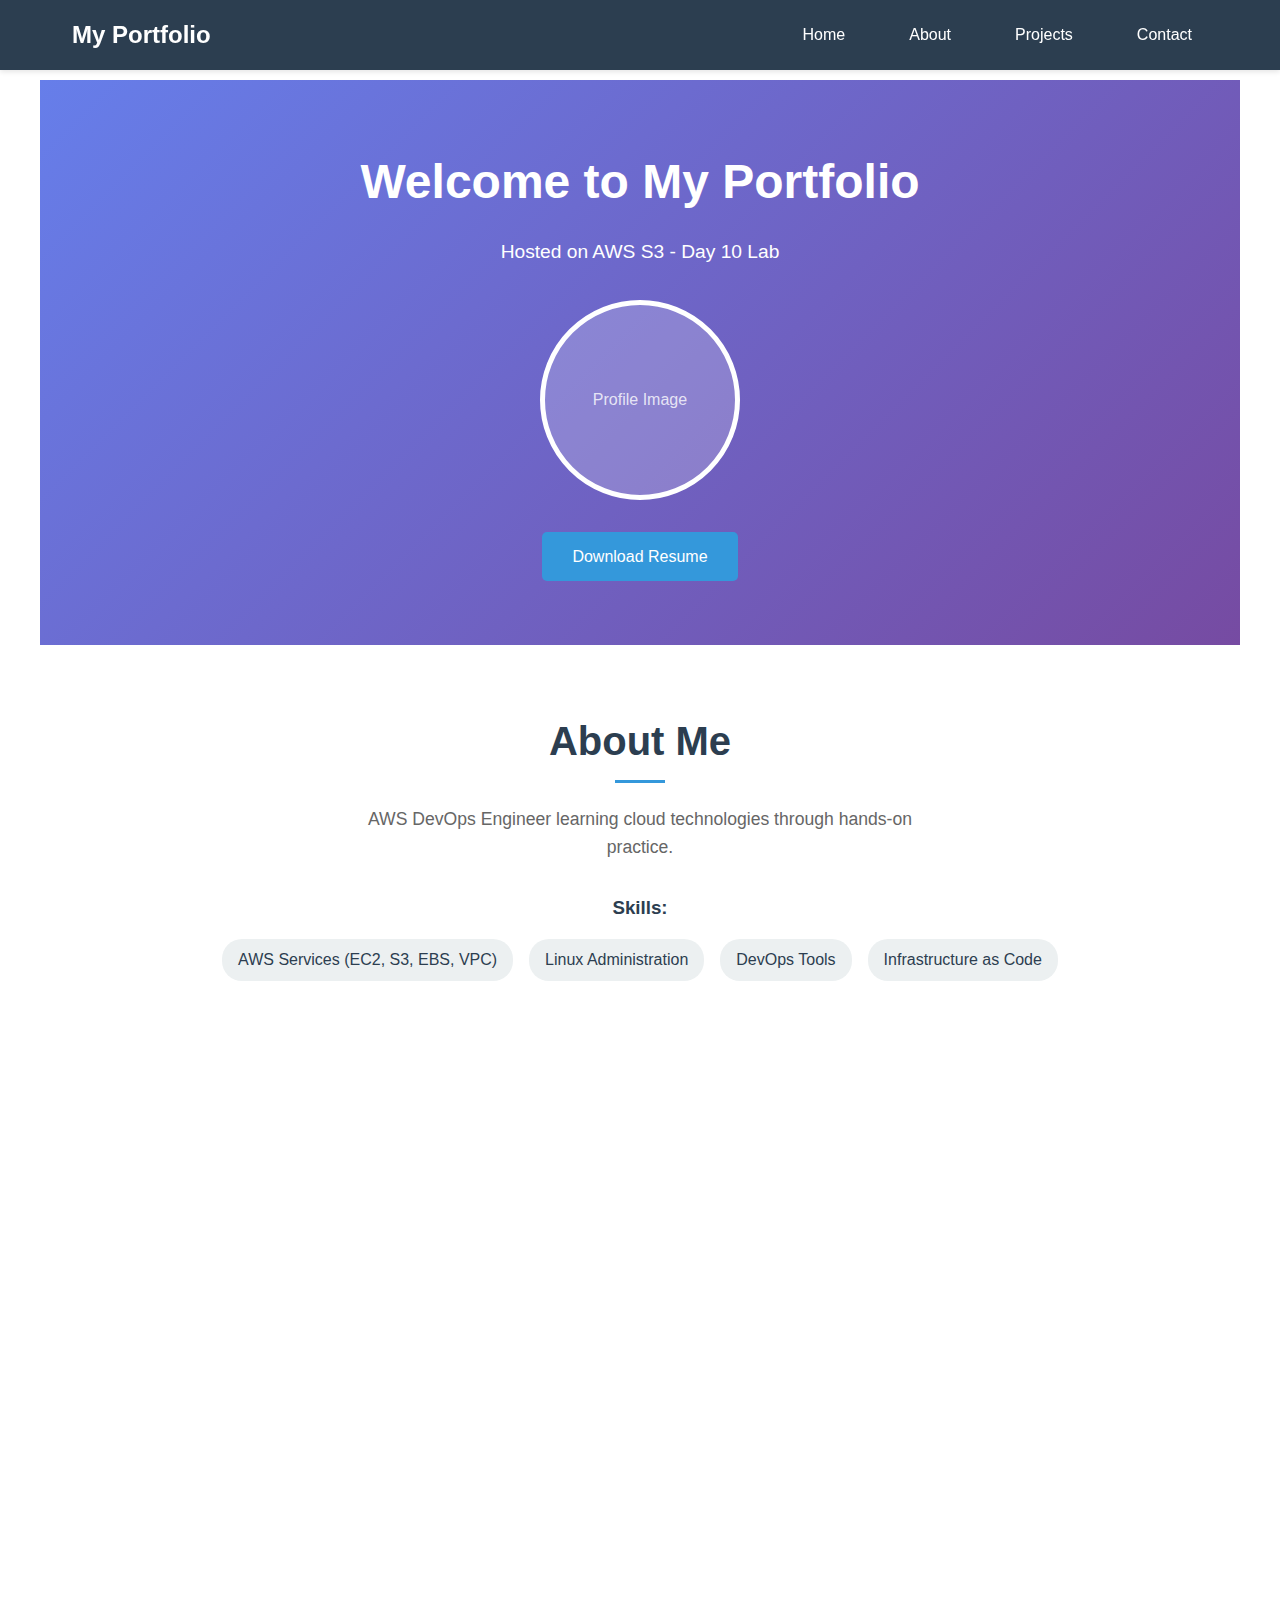
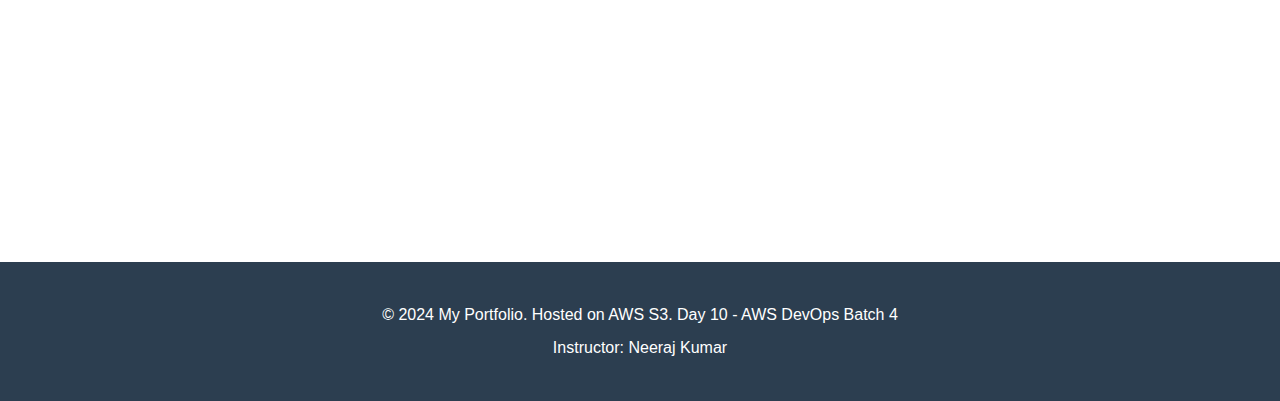
<file: Day-10/website-files/index.html>
<!DOCTYPE html>
<html lang="en">
<head>
    <meta charset="UTF-8">
    <meta name="viewport" content="width=device-width, initial-scale=1.0">
    <title>My Portfolio - AWS S3 Hosted</title>
    <link rel="stylesheet" href="css/style.css">
</head>
<body>
    <header>
        <nav>
            <div class="logo">My Portfolio</div>
            <ul>
                <li><a href="#home">Home</a></li>
                <li><a href="#about">About</a></li>
                <li><a href="#projects">Projects</a></li>
                <li><a href="#contact">Contact</a></li>
            </ul>
        </nav>
    </header>

    <main>
        <section id="home" class="hero">
            <div class="hero-content">
                <h1>Welcome to My Portfolio</h1>
                <p>Hosted on AWS S3 - Day 10 Lab</p>
                <div class="profile-placeholder">
                    <div class="profile-img-placeholder">Profile Image</div>
                </div>
                <a href="assets/sample-resume.pdf" class="btn" target="_blank">Download Resume</a>
            </div>
        </section>

        <section id="about" class="about">
            <h2>About Me</h2>
            <p>AWS DevOps Engineer learning cloud technologies through hands-on practice.</p>
            <div class="skills">
                <h3>Skills:</h3>
                <ul>
                    <li>AWS Services (EC2, S3, EBS, VPC)</li>
                    <li>Linux Administration</li>
                    <li>DevOps Tools</li>
                    <li>Infrastructure as Code</li>
                </ul>
            </div>
        </section>

        <section id="projects" class="projects">
            <h2>Projects</h2>
            <div class="project-grid">
                <div class="project-card">
                    <h3>Static Website on S3</h3>
                    <p>Deployed this portfolio website using AWS S3 static hosting</p>
                    <span class="tech">AWS S3, HTML, CSS</span>
                </div>
                <div class="project-card">
                    <h3>EBS Volume Management</h3>
                    <p>Automated EBS snapshot creation and management</p>
                    <span class="tech">AWS EBS, Bash Scripting</span>
                </div>
                <div class="project-card">
                    <h3>EC2 Instance Management</h3>
                    <p>Deployed and managed EC2 instances with security groups</p>
                    <span class="tech">AWS EC2, Security Groups</span>
                </div>
            </div>
        </section>

        <section id="contact" class="contact">
            <h2>Contact Me</h2>
            <p>Email: student@awsdevops.com</p>
            <p>LinkedIn: linkedin.com/in/awsdevopsstudent</p>
            <p>GitHub: github.com/awsdevopsstudent</p>
        </section>
    </main>

    <footer>
        <p>&copy; 2024 My Portfolio. Hosted on AWS S3. Day 10 - AWS DevOps Batch 4</p>
        <p>Instructor: Neeraj Kumar</p>
    </footer>

    <script src="js/script.js"></script>
</body>
</html>
</file>
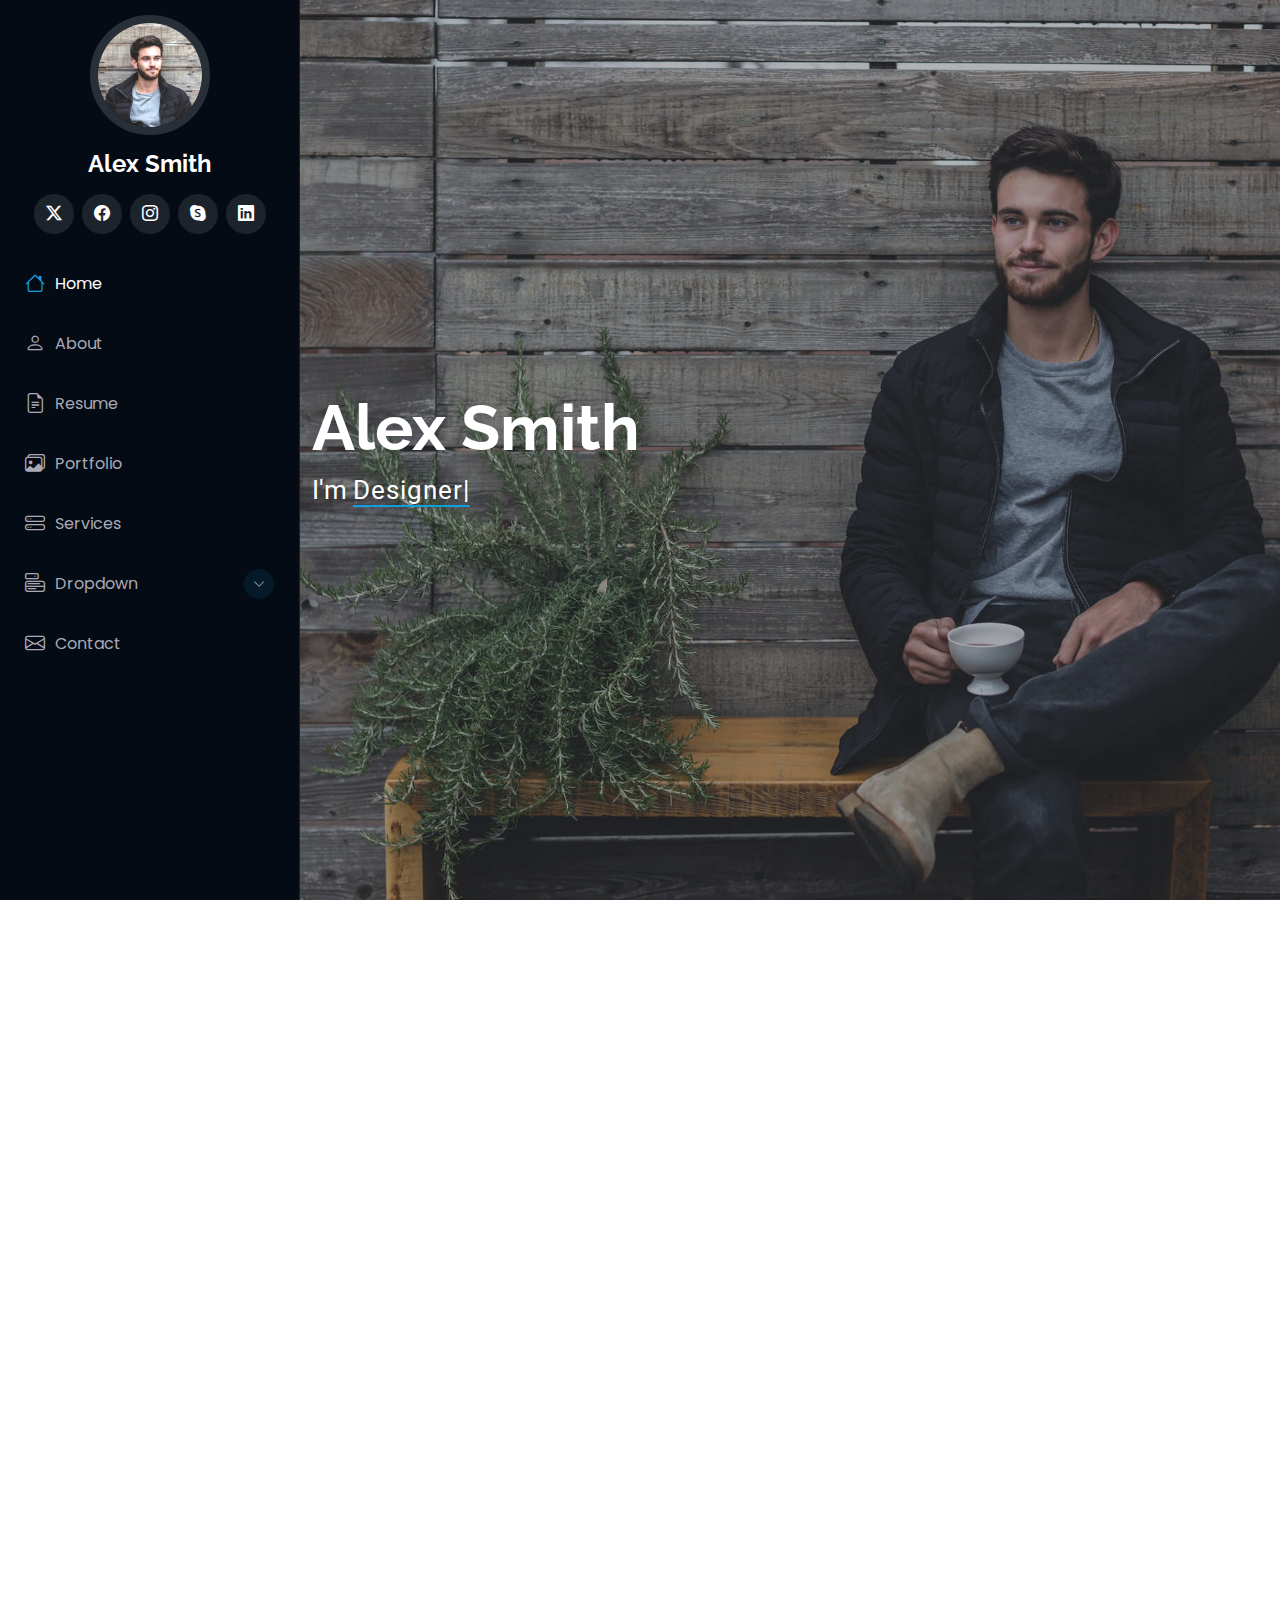
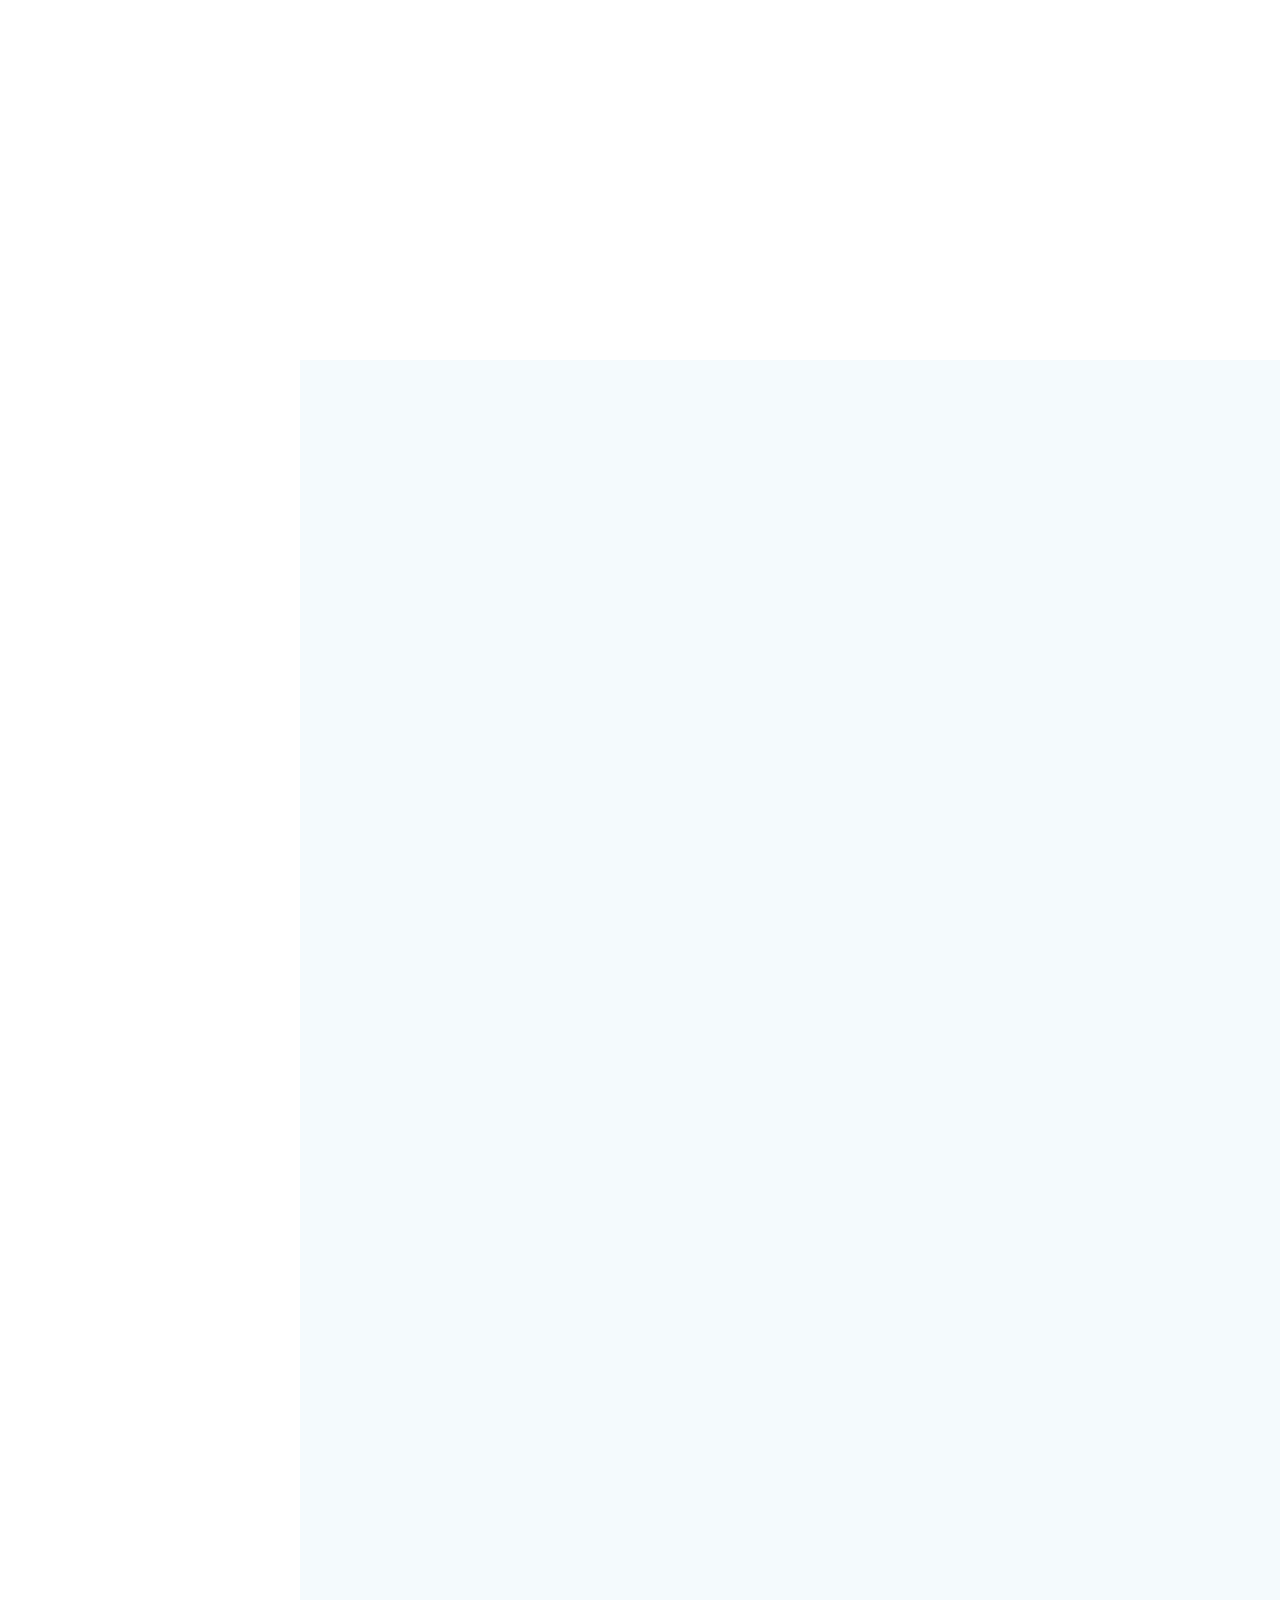
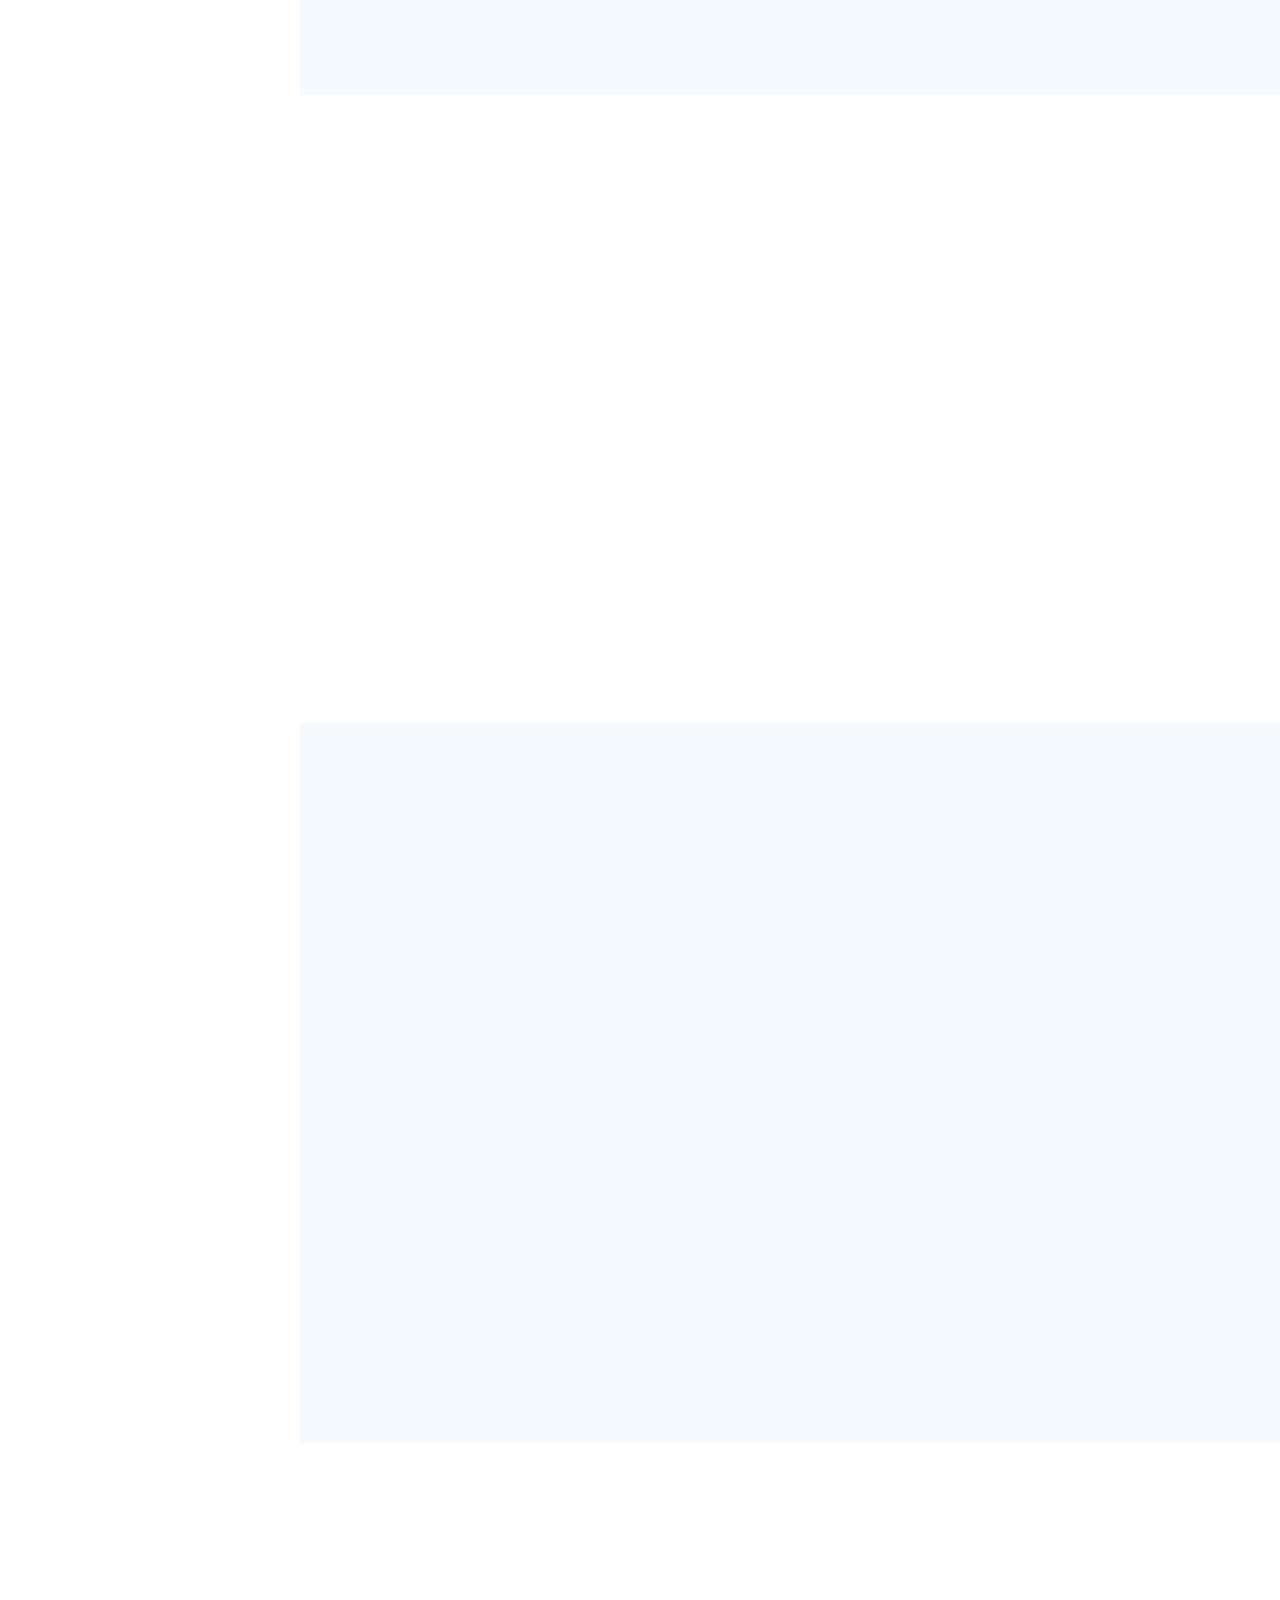
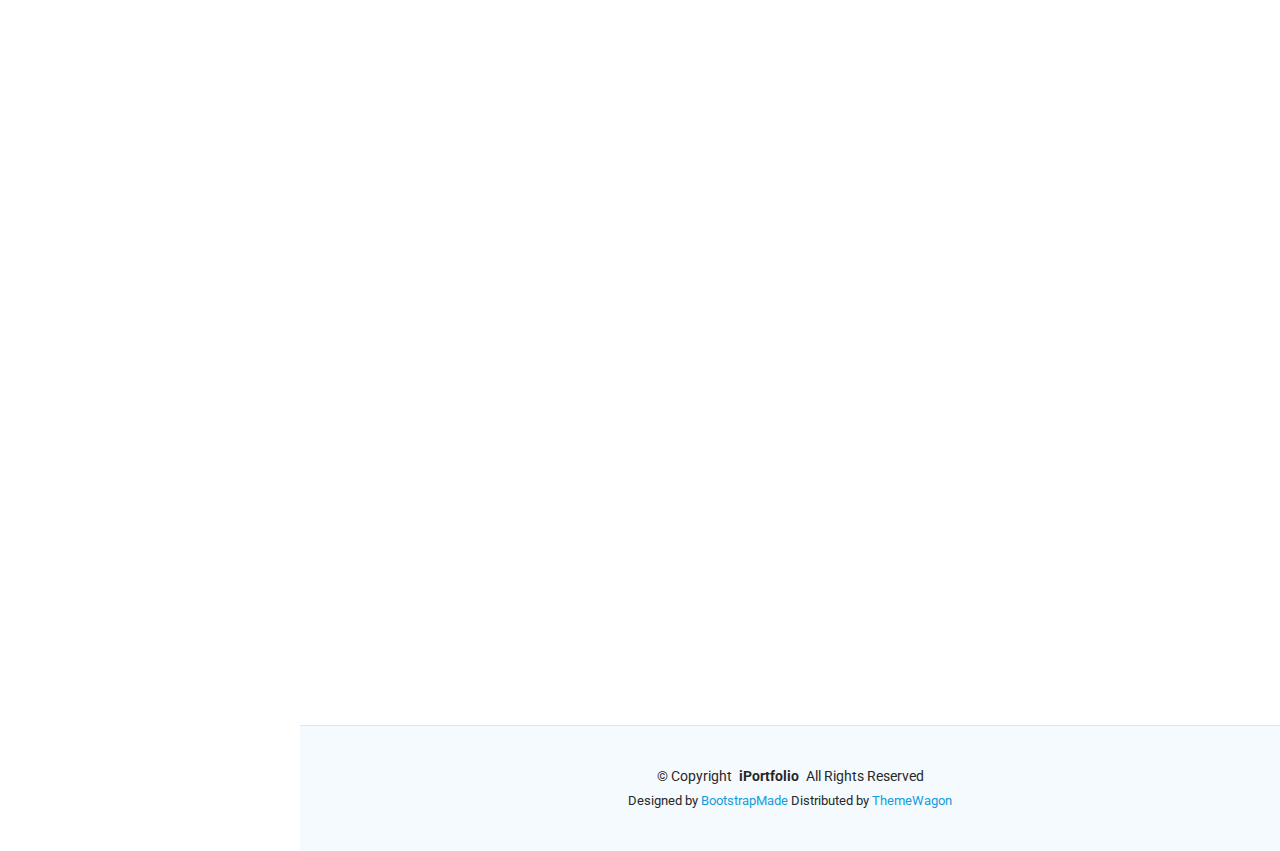
<file: Day-3/iPortfolio-1.0.0/index.html>
<!DOCTYPE html>
<html lang="en">

<head>
  <meta charset="utf-8">
  <meta content="width=device-width, initial-scale=1.0" name="viewport">
  <title>Index - iPortfolio Bootstrap Template</title>
  <meta content="" name="description">
  <meta content="" name="keywords">

  <!-- Favicons -->
  <link href="assets/img/favicon.png" rel="icon">
  <link href="assets/img/apple-touch-icon.png" rel="apple-touch-icon">

  <!-- Fonts -->
  <link href="https://fonts.googleapis.com" rel="preconnect">
  <link href="https://fonts.gstatic.com" rel="preconnect" crossorigin>
  <link href="https://fonts.googleapis.com/css2?family=Roboto:ital,wght@0,100;0,300;0,400;0,500;0,700;0,900;1,100;1,300;1,400;1,500;1,700;1,900&family=Poppins:ital,wght@0,100;0,200;0,300;0,400;0,500;0,600;0,700;0,800;0,900;1,100;1,200;1,300;1,400;1,500;1,600;1,700;1,800;1,900&family=Raleway:ital,wght@0,100;0,200;0,300;0,400;0,500;0,600;0,700;0,800;0,900;1,100;1,200;1,300;1,400;1,500;1,600;1,700;1,800;1,900&display=swap" rel="stylesheet">

  <!-- Vendor CSS Files -->
  <link href="assets/vendor/bootstrap/css/bootstrap.min.css" rel="stylesheet">
  <link href="assets/vendor/bootstrap-icons/bootstrap-icons.css" rel="stylesheet">
  <link href="assets/vendor/aos/aos.css" rel="stylesheet">
  <link href="assets/vendor/glightbox/css/glightbox.min.css" rel="stylesheet">
  <link href="assets/vendor/swiper/swiper-bundle.min.css" rel="stylesheet">

  <!-- Main CSS File -->
  <link href="assets/css/main.css" rel="stylesheet">

  <!-- =======================================================
  * Template Name: iPortfolio
  * Template URL: https://bootstrapmade.com/iportfolio-bootstrap-portfolio-websites-template/
  * Updated: Jun 29 2024 with Bootstrap v5.3.3
  * Author: BootstrapMade.com
  * License: https://bootstrapmade.com/license/
  ======================================================== -->
</head>

<body class="index-page">

  <header id="header" class="header dark-background d-flex flex-column">
    <i class="header-toggle d-xl-none bi bi-list"></i>

    <div class="profile-img">
      <img src="assets/img/my-profile-img.jpg" alt="" class="img-fluid rounded-circle">
    </div>

    <a href="index.html" class="logo d-flex align-items-center justify-content-center">
      <!-- Uncomment the line below if you also wish to use an image logo -->
      <!-- <img src="assets/img/logo.png" alt=""> -->
      <h1 class="sitename">Alex Smith</h1>
    </a>

    <div class="social-links text-center">
      <a href="#" class="twitter"><i class="bi bi-twitter-x"></i></a>
      <a href="#" class="facebook"><i class="bi bi-facebook"></i></a>
      <a href="#" class="instagram"><i class="bi bi-instagram"></i></a>
      <a href="#" class="google-plus"><i class="bi bi-skype"></i></a>
      <a href="#" class="linkedin"><i class="bi bi-linkedin"></i></a>
    </div>

    <nav id="navmenu" class="navmenu">
      <ul>
        <li><a href="#hero" class="active"><i class="bi bi-house navicon"></i>Home</a></li>
        <li><a href="#about"><i class="bi bi-person navicon"></i> About</a></li>
        <li><a href="#resume"><i class="bi bi-file-earmark-text navicon"></i> Resume</a></li>
        <li><a href="#portfolio"><i class="bi bi-images navicon"></i> Portfolio</a></li>
        <li><a href="#services"><i class="bi bi-hdd-stack navicon"></i> Services</a></li>
        <li class="dropdown"><a href="#"><i class="bi bi-menu-button navicon"></i> <span>Dropdown</span> <i class="bi bi-chevron-down toggle-dropdown"></i></a>
          <ul>
            <li><a href="#">Dropdown 1</a></li>
            <li class="dropdown"><a href="#"><span>Deep Dropdown</span> <i class="bi bi-chevron-down toggle-dropdown"></i></a>
              <ul>
                <li><a href="#">Deep Dropdown 1</a></li>
                <li><a href="#">Deep Dropdown 2</a></li>
                <li><a href="#">Deep Dropdown 3</a></li>
                <li><a href="#">Deep Dropdown 4</a></li>
                <li><a href="#">Deep Dropdown 5</a></li>
              </ul>
            </li>
            <li><a href="#">Dropdown 2</a></li>
            <li><a href="#">Dropdown 3</a></li>
            <li><a href="#">Dropdown 4</a></li>
          </ul>
        </li>
        <li><a href="#contact"><i class="bi bi-envelope navicon"></i> Contact</a></li>
      </ul>
    </nav>

  </header>

  <main class="main">

    <!-- Hero Section -->
    <section id="hero" class="hero section dark-background">

      <img src="assets/img/hero-bg.jpg" alt="" data-aos="fade-in" class="">

      <div class="container" data-aos="fade-up" data-aos-delay="100">
        <h2>Alex Smith</h2>
        <p>I'm <span class="typed" data-typed-items="Designer, Developer, Freelancer, Photographer">Designer</span><span class="typed-cursor typed-cursor--blink" aria-hidden="true"></span><span class="typed-cursor typed-cursor--blink" aria-hidden="true"></span></p>
      </div>

    </section><!-- /Hero Section -->

    <!-- About Section -->
    <section id="about" class="about section">

      <!-- Section Title -->
      <div class="container section-title" data-aos="fade-up">
        <h2>About</h2>
        <p>Magnam dolores commodi suscipit. Necessitatibus eius consequatur ex aliquid fuga eum quidem. Sit sint consectetur velit. Quisquam quos quisquam cupiditate. Et nemo qui impedit suscipit alias ea. Quia fugiat sit in iste officiis commodi quidem hic quas.</p>
      </div><!-- End Section Title -->

      <div class="container" data-aos="fade-up" data-aos-delay="100">

        <div class="row gy-4 justify-content-center">
          <div class="col-lg-4">
            <img src="assets/img/my-profile-img.jpg" class="img-fluid" alt="">
          </div>
          <div class="col-lg-8 content">
            <h2>UI/UX Designer &amp; Web Developer.</h2>
            <p class="fst-italic py-3">
              Lorem ipsum dolor sit amet, consectetur adipiscing elit, sed do eiusmod tempor incididunt ut labore et dolore
              magna aliqua.
            </p>
            <div class="row">
              <div class="col-lg-6">
                <ul>
                  <li><i class="bi bi-chevron-right"></i> <strong>Birthday:</strong> <span>1 May 1995</span></li>
                  <li><i class="bi bi-chevron-right"></i> <strong>Website:</strong> <span>www.example.com</span></li>
                  <li><i class="bi bi-chevron-right"></i> <strong>Phone:</strong> <span>+123 456 7890</span></li>
                  <li><i class="bi bi-chevron-right"></i> <strong>City:</strong> <span>New York, USA</span></li>
                </ul>
              </div>
              <div class="col-lg-6">
                <ul>
                  <li><i class="bi bi-chevron-right"></i> <strong>Age:</strong> <span>30</span></li>
                  <li><i class="bi bi-chevron-right"></i> <strong>Degree:</strong> <span>Master</span></li>
                  <li><i class="bi bi-chevron-right"></i> <strong>Email:</strong> <span>email@example.com</span></li>
                  <li><i class="bi bi-chevron-right"></i> <strong>Freelance:</strong> <span>Available</span></li>
                </ul>
              </div>
            </div>
            <p class="py-3">
              Officiis eligendi itaque labore et dolorum mollitia officiis optio vero. Quisquam sunt adipisci omnis et ut. Nulla accusantium dolor incidunt officia tempore. Et eius omnis.
              Cupiditate ut dicta maxime officiis quidem quia. Sed et consectetur qui quia repellendus itaque neque.
            </p>
          </div>
        </div>

      </div>

    </section><!-- /About Section -->

    <!-- Stats Section -->
    <section id="stats" class="stats section">

      <div class="container" data-aos="fade-up" data-aos-delay="100">

        <div class="row gy-4">

          <div class="col-lg-3 col-md-6">
            <div class="stats-item">
              <i class="bi bi-emoji-smile"></i>
              <span data-purecounter-start="0" data-purecounter-end="232" data-purecounter-duration="1" class="purecounter"></span>
              <p><strong>Happy Clients</strong> <span>consequuntur quae</span></p>
            </div>
          </div><!-- End Stats Item -->

          <div class="col-lg-3 col-md-6">
            <div class="stats-item">
              <i class="bi bi-journal-richtext"></i>
              <span data-purecounter-start="0" data-purecounter-end="521" data-purecounter-duration="1" class="purecounter"></span>
              <p><strong>Projects</strong> <span>adipisci atque cum quia aut</span></p>
            </div>
          </div><!-- End Stats Item -->

          <div class="col-lg-3 col-md-6">
            <div class="stats-item">
              <i class="bi bi-headset"></i>
              <span data-purecounter-start="0" data-purecounter-end="1453" data-purecounter-duration="1" class="purecounter"></span>
              <p><strong>Hours Of Support</strong> <span>aut commodi quaerat</span></p>
            </div>
          </div><!-- End Stats Item -->

          <div class="col-lg-3 col-md-6">
            <div class="stats-item">
              <i class="bi bi-people"></i>
              <span data-purecounter-start="0" data-purecounter-end="32" data-purecounter-duration="1" class="purecounter"></span>
              <p><strong>Hard Workers</strong> <span>rerum asperiores dolor</span></p>
            </div>
          </div><!-- End Stats Item -->

        </div>

      </div>

    </section><!-- /Stats Section -->

    <!-- Skills Section -->
    <section id="skills" class="skills section light-background">

      <!-- Section Title -->
      <div class="container section-title" data-aos="fade-up">
        <h2>Skills</h2>
        <p>Necessitatibus eius consequatur ex aliquid fuga eum quidem sint consectetur velit</p>
      </div><!-- End Section Title -->

      <div class="container" data-aos="fade-up" data-aos-delay="100">

        <div class="row skills-content skills-animation">

          <div class="col-lg-6">

            <div class="progress">
              <span class="skill"><span>HTML</span> <i class="val">100%</i></span>
              <div class="progress-bar-wrap">
                <div class="progress-bar" role="progressbar" aria-valuenow="100" aria-valuemin="0" aria-valuemax="100"></div>
              </div>
            </div><!-- End Skills Item -->

            <div class="progress">
              <span class="skill"><span>CSS</span> <i class="val">90%</i></span>
              <div class="progress-bar-wrap">
                <div class="progress-bar" role="progressbar" aria-valuenow="90" aria-valuemin="0" aria-valuemax="100"></div>
              </div>
            </div><!-- End Skills Item -->

            <div class="progress">
              <span class="skill"><span>JavaScript</span> <i class="val">75%</i></span>
              <div class="progress-bar-wrap">
                <div class="progress-bar" role="progressbar" aria-valuenow="75" aria-valuemin="0" aria-valuemax="100"></div>
              </div>
            </div><!-- End Skills Item -->

          </div>

          <div class="col-lg-6">

            <div class="progress">
              <span class="skill"><span>PHP</span> <i class="val">80%</i></span>
              <div class="progress-bar-wrap">
                <div class="progress-bar" role="progressbar" aria-valuenow="80" aria-valuemin="0" aria-valuemax="100"></div>
              </div>
            </div><!-- End Skills Item -->

            <div class="progress">
              <span class="skill"><span>WordPress/CMS</span> <i class="val">90%</i></span>
              <div class="progress-bar-wrap">
                <div class="progress-bar" role="progressbar" aria-valuenow="90" aria-valuemin="0" aria-valuemax="100"></div>
              </div>
            </div><!-- End Skills Item -->

            <div class="progress">
              <span class="skill"><span>Photoshop</span> <i class="val">55%</i></span>
              <div class="progress-bar-wrap">
                <div class="progress-bar" role="progressbar" aria-valuenow="55" aria-valuemin="0" aria-valuemax="100"></div>
              </div>
            </div><!-- End Skills Item -->

          </div>

        </div>

      </div>

    </section><!-- /Skills Section -->

    <!-- Resume Section -->
    <section id="resume" class="resume section">

      <!-- Section Title -->
      <div class="container section-title" data-aos="fade-up">
        <h2>Resume</h2>
        <p>Magnam dolores commodi suscipit. Necessitatibus eius consequatur ex aliquid fuga eum quidem. Sit sint consectetur velit. Quisquam quos quisquam cupiditate. Et nemo qui impedit suscipit alias ea. Quia fugiat sit in iste officiis commodi quidem hic quas.</p>
      </div><!-- End Section Title -->

      <div class="container">

        <div class="row">

          <div class="col-lg-6" data-aos="fade-up" data-aos-delay="100">
            <h3 class="resume-title">Sumary</h3>

            <div class="resume-item pb-0">
              <h4>Brandon Johnson</h4>
              <p><em>Innovative and deadline-driven Graphic Designer with 3+ years of experience designing and developing user-centered digital/print marketing material from initial concept to final, polished deliverable.</em></p>
              <ul>
                <li>Portland par 127,Orlando, FL</li>
                <li>(123) 456-7891</li>
                <li>alice.barkley@example.com</li>
              </ul>
            </div><!-- Edn Resume Item -->

            <h3 class="resume-title">Education</h3>
            <div class="resume-item">
              <h4>Master of Fine Arts &amp; Graphic Design</h4>
              <h5>2015 - 2016</h5>
              <p><em>Rochester Institute of Technology, Rochester, NY</em></p>
              <p>Qui deserunt veniam. Et sed aliquam labore tempore sed quisquam iusto autem sit. Ea vero voluptatum qui ut dignissimos deleniti nerada porti sand markend</p>
            </div><!-- Edn Resume Item -->

            <div class="resume-item">
              <h4>Bachelor of Fine Arts &amp; Graphic Design</h4>
              <h5>2010 - 2014</h5>
              <p><em>Rochester Institute of Technology, Rochester, NY</em></p>
              <p>Quia nobis sequi est occaecati aut. Repudiandae et iusto quae reiciendis et quis Eius vel ratione eius unde vitae rerum voluptates asperiores voluptatem Earum molestiae consequatur neque etlon sader mart dila</p>
            </div><!-- Edn Resume Item -->

          </div>

          <div class="col-lg-6" data-aos="fade-up" data-aos-delay="200">
            <h3 class="resume-title">Professional Experience</h3>
            <div class="resume-item">
              <h4>Senior graphic design specialist</h4>
              <h5>2019 - Present</h5>
              <p><em>Experion, New York, NY </em></p>
              <ul>
                <li>Lead in the design, development, and implementation of the graphic, layout, and production communication materials</li>
                <li>Delegate tasks to the 7 members of the design team and provide counsel on all aspects of the project. </li>
                <li>Supervise the assessment of all graphic materials in order to ensure quality and accuracy of the design</li>
                <li>Oversee the efficient use of production project budgets ranging from $2,000 - $25,000</li>
              </ul>
            </div><!-- Edn Resume Item -->

            <div class="resume-item">
              <h4>Graphic design specialist</h4>
              <h5>2017 - 2018</h5>
              <p><em>Stepping Stone Advertising, New York, NY</em></p>
              <ul>
                <li>Developed numerous marketing programs (logos, brochures,infographics, presentations, and advertisements).</li>
                <li>Managed up to 5 projects or tasks at a given time while under pressure</li>
                <li>Recommended and consulted with clients on the most appropriate graphic design</li>
                <li>Created 4+ design presentations and proposals a month for clients and account managers</li>
              </ul>
            </div><!-- Edn Resume Item -->

          </div>

        </div>

      </div>

    </section><!-- /Resume Section -->

    <!-- Portfolio Section -->
    <section id="portfolio" class="portfolio section light-background">

      <!-- Section Title -->
      <div class="container section-title" data-aos="fade-up">
        <h2>Portfolio</h2>
        <p>Magnam dolores commodi suscipit. Necessitatibus eius consequatur ex aliquid fuga eum quidem. Sit sint consectetur velit. Quisquam quos quisquam cupiditate. Et nemo qui impedit suscipit alias ea. Quia fugiat sit in iste officiis commodi quidem hic quas.</p>
      </div><!-- End Section Title -->

      <div class="container">

        <div class="isotope-layout" data-default-filter="*" data-layout="masonry" data-sort="original-order">

          <ul class="portfolio-filters isotope-filters" data-aos="fade-up" data-aos-delay="100">
            <li data-filter="*" class="filter-active">All</li>
            <li data-filter=".filter-app">App</li>
            <li data-filter=".filter-product">Product</li>
            <li data-filter=".filter-branding">Branding</li>
            <li data-filter=".filter-books">Books</li>
          </ul><!-- End Portfolio Filters -->

          <div class="row gy-4 isotope-container" data-aos="fade-up" data-aos-delay="200">

            <div class="col-lg-4 col-md-6 portfolio-item isotope-item filter-app">
              <div class="portfolio-content h-100">
                <img src="assets/img/portfolio/app-1.jpg" class="img-fluid" alt="">
                <div class="portfolio-info">
                  <h4>App 1</h4>
                  <p>Lorem ipsum, dolor sit amet consectetur</p>
                  <a href="assets/img/portfolio/app-1.jpg" title="App 1" data-gallery="portfolio-gallery-app" class="glightbox preview-link"><i class="bi bi-zoom-in"></i></a>
                  <a href="portfolio-details.html" title="More Details" class="details-link"><i class="bi bi-link-45deg"></i></a>
                </div>
              </div>
            </div><!-- End Portfolio Item -->

            <div class="col-lg-4 col-md-6 portfolio-item isotope-item filter-product">
              <div class="portfolio-content h-100">
                <img src="assets/img/portfolio/product-1.jpg" class="img-fluid" alt="">
                <div class="portfolio-info">
                  <h4>Product 1</h4>
                  <p>Lorem ipsum, dolor sit amet consectetur</p>
                  <a href="assets/img/portfolio/product-1.jpg" title="Product 1" data-gallery="portfolio-gallery-product" class="glightbox preview-link"><i class="bi bi-zoom-in"></i></a>
                  <a href="portfolio-details.html" title="More Details" class="details-link"><i class="bi bi-link-45deg"></i></a>
                </div>
              </div>
            </div><!-- End Portfolio Item -->

            <div class="col-lg-4 col-md-6 portfolio-item isotope-item filter-branding">
              <div class="portfolio-content h-100">
                <img src="assets/img/portfolio/branding-1.jpg" class="img-fluid" alt="">
                <div class="portfolio-info">
                  <h4>Branding 1</h4>
                  <p>Lorem ipsum, dolor sit amet consectetur</p>
                  <a href="assets/img/portfolio/branding-1.jpg" title="Branding 1" data-gallery="portfolio-gallery-branding" class="glightbox preview-link"><i class="bi bi-zoom-in"></i></a>
                  <a href="portfolio-details.html" title="More Details" class="details-link"><i class="bi bi-link-45deg"></i></a>
                </div>
              </div>
            </div><!-- End Portfolio Item -->

            <div class="col-lg-4 col-md-6 portfolio-item isotope-item filter-books">
              <div class="portfolio-content h-100">
                <img src="assets/img/portfolio/books-1.jpg" class="img-fluid" alt="">
                <div class="portfolio-info">
                  <h4>Books 1</h4>
                  <p>Lorem ipsum, dolor sit amet consectetur</p>
                  <a href="assets/img/portfolio/books-1.jpg" title="Branding 1" data-gallery="portfolio-gallery-book" class="glightbox preview-link"><i class="bi bi-zoom-in"></i></a>
                  <a href="portfolio-details.html" title="More Details" class="details-link"><i class="bi bi-link-45deg"></i></a>
                </div>
              </div>
            </div><!-- End Portfolio Item -->

            <div class="col-lg-4 col-md-6 portfolio-item isotope-item filter-app">
              <div class="portfolio-content h-100">
                <img src="assets/img/portfolio/app-2.jpg" class="img-fluid" alt="">
                <div class="portfolio-info">
                  <h4>App 2</h4>
                  <p>Lorem ipsum, dolor sit amet consectetur</p>
                  <a href="assets/img/portfolio/app-2.jpg" title="App 2" data-gallery="portfolio-gallery-app" class="glightbox preview-link"><i class="bi bi-zoom-in"></i></a>
                  <a href="portfolio-details.html" title="More Details" class="details-link"><i class="bi bi-link-45deg"></i></a>
                </div>
              </div>
            </div><!-- End Portfolio Item -->

            <div class="col-lg-4 col-md-6 portfolio-item isotope-item filter-product">
              <div class="portfolio-content h-100">
                <img src="assets/img/portfolio/product-2.jpg" class="img-fluid" alt="">
                <div class="portfolio-info">
                  <h4>Product 2</h4>
                  <p>Lorem ipsum, dolor sit amet consectetur</p>
                  <a href="assets/img/portfolio/product-2.jpg" title="Product 2" data-gallery="portfolio-gallery-product" class="glightbox preview-link"><i class="bi bi-zoom-in"></i></a>
                  <a href="portfolio-details.html" title="More Details" class="details-link"><i class="bi bi-link-45deg"></i></a>
                </div>
              </div>
            </div><!-- End Portfolio Item -->

            <div class="col-lg-4 col-md-6 portfolio-item isotope-item filter-branding">
              <div class="portfolio-content h-100">
                <img src="assets/img/portfolio/branding-2.jpg" class="img-fluid" alt="">
                <div class="portfolio-info">
                  <h4>Branding 2</h4>
                  <p>Lorem ipsum, dolor sit amet consectetur</p>
                  <a href="assets/img/portfolio/branding-2.jpg" title="Branding 2" data-gallery="portfolio-gallery-branding" class="glightbox preview-link"><i class="bi bi-zoom-in"></i></a>
                  <a href="portfolio-details.html" title="More Details" class="details-link"><i class="bi bi-link-45deg"></i></a>
                </div>
              </div>
            </div><!-- End Portfolio Item -->

            <div class="col-lg-4 col-md-6 portfolio-item isotope-item filter-books">
              <div class="portfolio-content h-100">
                <img src="assets/img/portfolio/books-2.jpg" class="img-fluid" alt="">
                <div class="portfolio-info">
                  <h4>Books 2</h4>
                  <p>Lorem ipsum, dolor sit amet consectetur</p>
                  <a href="assets/img/portfolio/books-2.jpg" title="Branding 2" data-gallery="portfolio-gallery-book" class="glightbox preview-link"><i class="bi bi-zoom-in"></i></a>
                  <a href="portfolio-details.html" title="More Details" class="details-link"><i class="bi bi-link-45deg"></i></a>
                </div>
              </div>
            </div><!-- End Portfolio Item -->

            <div class="col-lg-4 col-md-6 portfolio-item isotope-item filter-app">
              <div class="portfolio-content h-100">
                <img src="assets/img/portfolio/app-3.jpg" class="img-fluid" alt="">
                <div class="portfolio-info">
                  <h4>App 3</h4>
                  <p>Lorem ipsum, dolor sit amet consectetur</p>
                  <a href="assets/img/portfolio/app-3.jpg" title="App 3" data-gallery="portfolio-gallery-app" class="glightbox preview-link"><i class="bi bi-zoom-in"></i></a>
                  <a href="portfolio-details.html" title="More Details" class="details-link"><i class="bi bi-link-45deg"></i></a>
                </div>
              </div>
            </div><!-- End Portfolio Item -->

            <div class="col-lg-4 col-md-6 portfolio-item isotope-item filter-product">
              <div class="portfolio-content h-100">
                <img src="assets/img/portfolio/product-3.jpg" class="img-fluid" alt="">
                <div class="portfolio-info">
                  <h4>Product 3</h4>
                  <p>Lorem ipsum, dolor sit amet consectetur</p>
                  <a href="assets/img/portfolio/product-3.jpg" title="Product 3" data-gallery="portfolio-gallery-product" class="glightbox preview-link"><i class="bi bi-zoom-in"></i></a>
                  <a href="portfolio-details.html" title="More Details" class="details-link"><i class="bi bi-link-45deg"></i></a>
                </div>
              </div>
            </div><!-- End Portfolio Item -->

            <div class="col-lg-4 col-md-6 portfolio-item isotope-item filter-branding">
              <div class="portfolio-content h-100">
                <img src="assets/img/portfolio/branding-3.jpg" class="img-fluid" alt="">
                <div class="portfolio-info">
                  <h4>Branding 3</h4>
                  <p>Lorem ipsum, dolor sit amet consectetur</p>
                  <a href="assets/img/portfolio/branding-3.jpg" title="Branding 2" data-gallery="portfolio-gallery-branding" class="glightbox preview-link"><i class="bi bi-zoom-in"></i></a>
                  <a href="portfolio-details.html" title="More Details" class="details-link"><i class="bi bi-link-45deg"></i></a>
                </div>
              </div>
            </div><!-- End Portfolio Item -->

            <div class="col-lg-4 col-md-6 portfolio-item isotope-item filter-books">
              <div class="portfolio-content h-100">
                <img src="assets/img/portfolio/books-3.jpg" class="img-fluid" alt="">
                <div class="portfolio-info">
                  <h4>Books 3</h4>
                  <p>Lorem ipsum, dolor sit amet consectetur</p>
                  <a href="assets/img/portfolio/books-3.jpg" title="Branding 3" data-gallery="portfolio-gallery-book" class="glightbox preview-link"><i class="bi bi-zoom-in"></i></a>
                  <a href="portfolio-details.html" title="More Details" class="details-link"><i class="bi bi-link-45deg"></i></a>
                </div>
              </div>
            </div><!-- End Portfolio Item -->

          </div><!-- End Portfolio Container -->

        </div>

      </div>

    </section><!-- /Portfolio Section -->

    <!-- Services Section -->
    <section id="services" class="services section">

      <!-- Section Title -->
      <div class="container section-title" data-aos="fade-up">
        <h2>Services</h2>
        <p>Magnam dolores commodi suscipit. Necessitatibus eius consequatur ex aliquid fuga eum quidem. Sit sint consectetur velit. Quisquam quos quisquam cupiditate. Et nemo qui impedit suscipit alias ea. Quia fugiat sit in iste officiis commodi quidem hic quas.</p>
      </div><!-- End Section Title -->

      <div class="container">

        <div class="row gy-4">

          <div class="col-lg-4 col-md-6 service-item d-flex" data-aos="fade-up" data-aos-delay="100">
            <div class="icon flex-shrink-0"><i class="bi bi-briefcase"></i></div>
            <div>
              <h4 class="title"><a href="service-details.html" class="stretched-link">Lorem Ipsum</a></h4>
              <p class="description">Voluptatum deleniti atque corrupti quos dolores et quas molestias excepturi sint occaecati cupiditate non provident</p>
            </div>
          </div>
          <!-- End Service Item -->

          <div class="col-lg-4 col-md-6 service-item d-flex" data-aos="fade-up" data-aos-delay="200">
            <div class="icon flex-shrink-0"><i class="bi bi-card-checklist"></i></div>
            <div>
              <h4 class="title"><a href="service-details.html" class="stretched-link">Dolor Sitema</a></h4>
              <p class="description">Minim veniam, quis nostrud exercitation ullamco laboris nisi ut aliquip ex ea commodo consequat tarad limino ata</p>
            </div>
          </div><!-- End Service Item -->

          <div class="col-lg-4 col-md-6 service-item d-flex" data-aos="fade-up" data-aos-delay="300">
            <div class="icon flex-shrink-0"><i class="bi bi-bar-chart"></i></div>
            <div>
              <h4 class="title"><a href="service-details.html" class="stretched-link">Sed ut perspiciatis</a></h4>
              <p class="description">Duis aute irure dolor in reprehenderit in voluptate velit esse cillum dolore eu fugiat nulla pariatur</p>
            </div>
          </div><!-- End Service Item -->

          <div class="col-lg-4 col-md-6 service-item d-flex" data-aos="fade-up" data-aos-delay="400">
            <div class="icon flex-shrink-0"><i class="bi bi-binoculars"></i></div>
            <div>
              <h4 class="title"><a href="service-details.html" class="stretched-link">Magni Dolores</a></h4>
              <p class="description">Excepteur sint occaecat cupidatat non proident, sunt in culpa qui officia deserunt mollit anim id est laborum</p>
            </div>
          </div><!-- End Service Item -->

          <div class="col-lg-4 col-md-6 service-item d-flex" data-aos="fade-up" data-aos-delay="500">
            <div class="icon flex-shrink-0"><i class="bi bi-brightness-high"></i></div>
            <div>
              <h4 class="title"><a href="service-details.html" class="stretched-link">Nemo Enim</a></h4>
              <p class="description">At vero eos et accusamus et iusto odio dignissimos ducimus qui blanditiis praesentium voluptatum deleniti atque</p>
            </div>
          </div><!-- End Service Item -->

          <div class="col-lg-4 col-md-6 service-item d-flex" data-aos="fade-up" data-aos-delay="600">
            <div class="icon flex-shrink-0"><i class="bi bi-calendar4-week"></i></div>
            <div>
              <h4 class="title"><a href="service-details.html" class="stretched-link">Eiusmod Tempor</a></h4>
              <p class="description">Et harum quidem rerum facilis est et expedita distinctio. Nam libero tempore, cum soluta nobis est eligendi</p>
            </div>
          </div><!-- End Service Item -->

        </div>

      </div>

    </section><!-- /Services Section -->

    <!-- Testimonials Section -->
    <section id="testimonials" class="testimonials section light-background">

      <!-- Section Title -->
      <div class="container section-title" data-aos="fade-up">
        <h2>Testimonials</h2>
        <p>Necessitatibus eius consequatur ex aliquid fuga eum quidem sint consectetur velit</p>
      </div><!-- End Section Title -->

      <div class="container" data-aos="fade-up" data-aos-delay="100">

        <div class="swiper init-swiper">
          <script type="application/json" class="swiper-config">
            {
              "loop": true,
              "speed": 600,
              "autoplay": {
                "delay": 5000
              },
              "slidesPerView": "auto",
              "pagination": {
                "el": ".swiper-pagination",
                "type": "bullets",
                "clickable": true
              },
              "breakpoints": {
                "320": {
                  "slidesPerView": 1,
                  "spaceBetween": 40
                },
                "1200": {
                  "slidesPerView": 3,
                  "spaceBetween": 1
                }
              }
            }
          </script>
          <div class="swiper-wrapper">

            <div class="swiper-slide">
              <div class="testimonial-item">
                <p>
                  <i class="bi bi-quote quote-icon-left"></i>
                  <span>Proin iaculis purus consequat sem cure digni ssim donec porttitora entum suscipit rhoncus. Accusantium quam, ultricies eget id, aliquam eget nibh et. Maecen aliquam, risus at semper.</span>
                  <i class="bi bi-quote quote-icon-right"></i>
                </p>
                <img src="assets/img/testimonials/testimonials-1.jpg" class="testimonial-img" alt="">
                <h3>Saul Goodman</h3>
                <h4>Ceo &amp; Founder</h4>
              </div>
            </div><!-- End testimonial item -->

            <div class="swiper-slide">
              <div class="testimonial-item">
                <p>
                  <i class="bi bi-quote quote-icon-left"></i>
                  <span>Export tempor illum tamen malis malis eram quae irure esse labore quem cillum quid malis quorum velit fore eram velit sunt aliqua noster fugiat irure amet legam anim culpa.</span>
                  <i class="bi bi-quote quote-icon-right"></i>
                </p>
                <img src="assets/img/testimonials/testimonials-2.jpg" class="testimonial-img" alt="">
                <h3>Sara Wilsson</h3>
                <h4>Designer</h4>
              </div>
            </div><!-- End testimonial item -->

            <div class="swiper-slide">
              <div class="testimonial-item">
                <p>
                  <i class="bi bi-quote quote-icon-left"></i>
                  <span>Enim nisi quem export duis labore cillum quae magna enim sint quorum nulla quem veniam duis minim tempor labore quem eram duis noster aute amet eram fore quis sint minim.</span>
                  <i class="bi bi-quote quote-icon-right"></i>
                </p>
                <img src="assets/img/testimonials/testimonials-3.jpg" class="testimonial-img" alt="">
                <h3>Jena Karlis</h3>
                <h4>Store Owner</h4>
              </div>
            </div><!-- End testimonial item -->

            <div class="swiper-slide">
              <div class="testimonial-item">
                <p>
                  <i class="bi bi-quote quote-icon-left"></i>
                  <span>Fugiat enim eram quae cillum dolore dolor amet nulla culpa multos export minim fugiat dolor enim duis veniam ipsum anim magna sunt elit fore quem dolore labore illum veniam.</span>
                  <i class="bi bi-quote quote-icon-right"></i>
                </p>
                <img src="assets/img/testimonials/testimonials-4.jpg" class="testimonial-img" alt="">
                <h3>Matt Brandon</h3>
                <h4>Freelancer</h4>
              </div>
            </div><!-- End testimonial item -->

            <div class="swiper-slide">
              <div class="testimonial-item">
                <p>
                  <i class="bi bi-quote quote-icon-left"></i>
                  <span>Quis quorum aliqua sint quem legam fore sunt eram irure aliqua veniam tempor noster veniam sunt culpa nulla illum cillum fugiat legam esse veniam culpa fore nisi cillum quid.</span>
                  <i class="bi bi-quote quote-icon-right"></i>
                </p>
                <img src="assets/img/testimonials/testimonials-5.jpg" class="testimonial-img" alt="">
                <h3>John Larson</h3>
                <h4>Entrepreneur</h4>
              </div>
            </div><!-- End testimonial item -->

          </div>
          <div class="swiper-pagination"></div>
        </div>

      </div>

    </section><!-- /Testimonials Section -->

    <!-- Contact Section -->
    <section id="contact" class="contact section">

      <!-- Section Title -->
      <div class="container section-title" data-aos="fade-up">
        <h2>Contact</h2>
        <p>Necessitatibus eius consequatur ex aliquid fuga eum quidem sint consectetur velit</p>
      </div><!-- End Section Title -->

      <div class="container" data-aos="fade-up" data-aos-delay="100">

        <div class="row gy-4">

          <div class="col-lg-5">

            <div class="info-wrap">
              <div class="info-item d-flex" data-aos="fade-up" data-aos-delay="200">
                <i class="bi bi-geo-alt flex-shrink-0"></i>
                <div>
                  <h3>Address</h3>
                  <p>A108 Adam Street, New York, NY 535022</p>
                </div>
              </div><!-- End Info Item -->

              <div class="info-item d-flex" data-aos="fade-up" data-aos-delay="300">
                <i class="bi bi-telephone flex-shrink-0"></i>
                <div>
                  <h3>Call Us</h3>
                  <p>+1 5589 55488 55</p>
                </div>
              </div><!-- End Info Item -->

              <div class="info-item d-flex" data-aos="fade-up" data-aos-delay="400">
                <i class="bi bi-envelope flex-shrink-0"></i>
                <div>
                  <h3>Email Us</h3>
                  <p>info@example.com</p>
                </div>
              </div><!-- End Info Item -->

              <iframe src="https://www.google.com/maps/embed?pb=!1m14!1m8!1m3!1d48389.78314118045!2d-74.006138!3d40.710059!3m2!1i1024!2i768!4f13.1!3m3!1m2!1s0x89c25a22a3bda30d%3A0xb89d1fe6bc499443!2sDowntown%20Conference%20Center!5e0!3m2!1sen!2sus!4v1676961268712!5m2!1sen!2sus" frameborder="0" style="border:0; width: 100%; height: 270px;" allowfullscreen="" loading="lazy" referrerpolicy="no-referrer-when-downgrade"></iframe>
            </div>
          </div>

          <div class="col-lg-7">
            <form action="forms/contact.php" method="post" class="php-email-form" data-aos="fade-up" data-aos-delay="200">
              <div class="row gy-4">

                <div class="col-md-6">
                  <label for="name-field" class="pb-2">Your Name</label>
                  <input type="text" name="name" id="name-field" class="form-control" required="">
                </div>

                <div class="col-md-6">
                  <label for="email-field" class="pb-2">Your Email</label>
                  <input type="email" class="form-control" name="email" id="email-field" required="">
                </div>

                <div class="col-md-12">
                  <label for="subject-field" class="pb-2">Subject</label>
                  <input type="text" class="form-control" name="subject" id="subject-field" required="">
                </div>

                <div class="col-md-12">
                  <label for="message-field" class="pb-2">Message</label>
                  <textarea class="form-control" name="message" rows="10" id="message-field" required=""></textarea>
                </div>

                <div class="col-md-12 text-center">
                  <div class="loading">Loading</div>
                  <div class="error-message"></div>
                  <div class="sent-message">Your message has been sent. Thank you!</div>

                  <button type="submit">Send Message</button>
                </div>

              </div>
            </form>
          </div><!-- End Contact Form -->

        </div>

      </div>

    </section><!-- /Contact Section -->

  </main>

  <footer id="footer" class="footer position-relative light-background">

    <div class="container">
      <div class="copyright text-center ">
        <p>© <span>Copyright</span> <strong class="px-1 sitename">iPortfolio</strong> <span>All Rights Reserved</span></p>
      </div>
      <div class="credits">
        <!-- All the links in the footer should remain intact. -->
        <!-- You can delete the links only if you've purchased the pro version. -->
        <!-- Licensing information: https://bootstrapmade.com/license/ -->
        <!-- Purchase the pro version with working PHP/AJAX contact form: [buy-url] -->
        Designed by <a href="https://bootstrapmade.com/">BootstrapMade</a> Distributed by <a href="https://themewagon.com">ThemeWagon</a>
      </div>
    </div>

  </footer>

  <!-- Scroll Top -->
  <a href="#" id="scroll-top" class="scroll-top d-flex align-items-center justify-content-center"><i class="bi bi-arrow-up-short"></i></a>

  <!-- Preloader -->
  <div id="preloader"></div>

  <!-- Vendor JS Files -->
  <script src="assets/vendor/bootstrap/js/bootstrap.bundle.min.js"></script>
  <script src="assets/vendor/php-email-form/validate.js"></script>
  <script src="assets/vendor/aos/aos.js"></script>
  <script src="assets/vendor/typed.js/typed.umd.js"></script>
  <script src="assets/vendor/purecounter/purecounter_vanilla.js"></script>
  <script src="assets/vendor/waypoints/noframework.waypoints.js"></script>
  <script src="assets/vendor/glightbox/js/glightbox.min.js"></script>
  <script src="assets/vendor/imagesloaded/imagesloaded.pkgd.min.js"></script>
  <script src="assets/vendor/isotope-layout/isotope.pkgd.min.js"></script>
  <script src="assets/vendor/swiper/swiper-bundle.min.js"></script>

  <!-- Main JS File -->
  <script src="assets/js/main.js"></script>

</body>

</html>
</file>
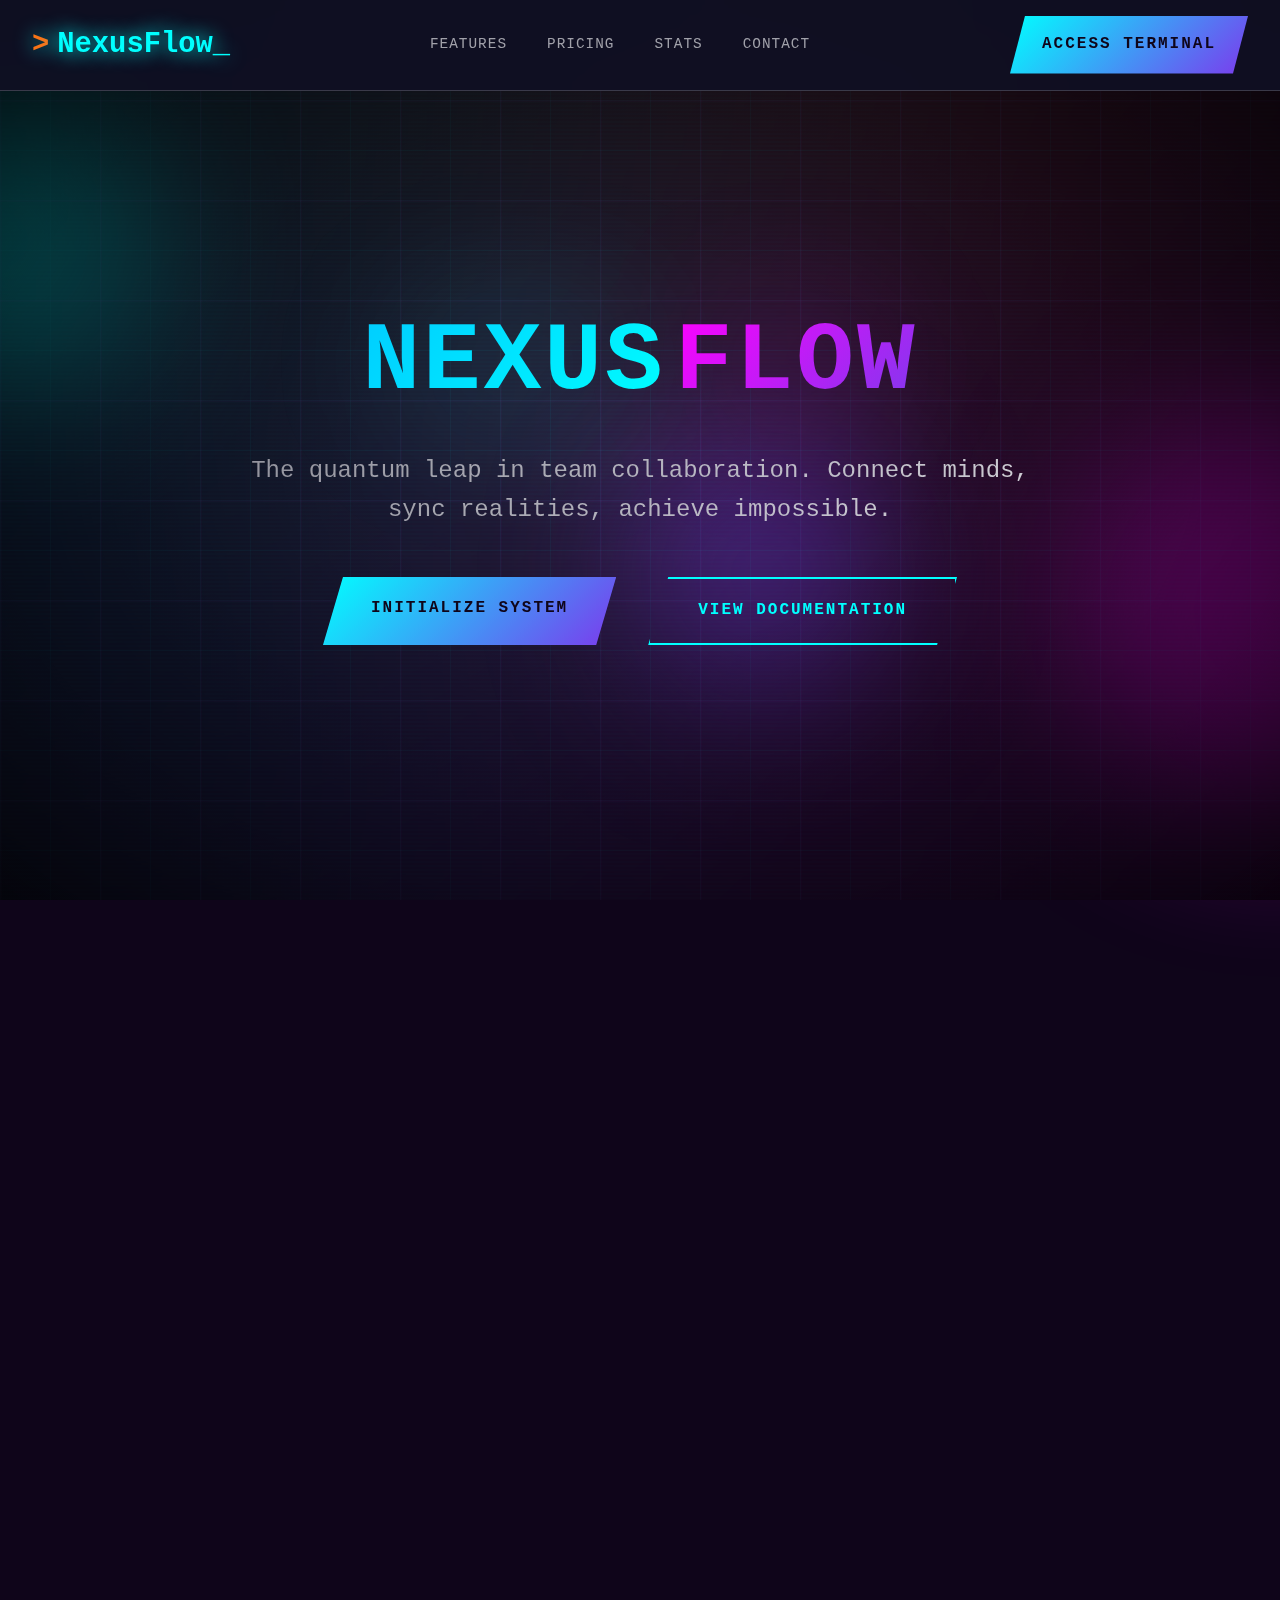
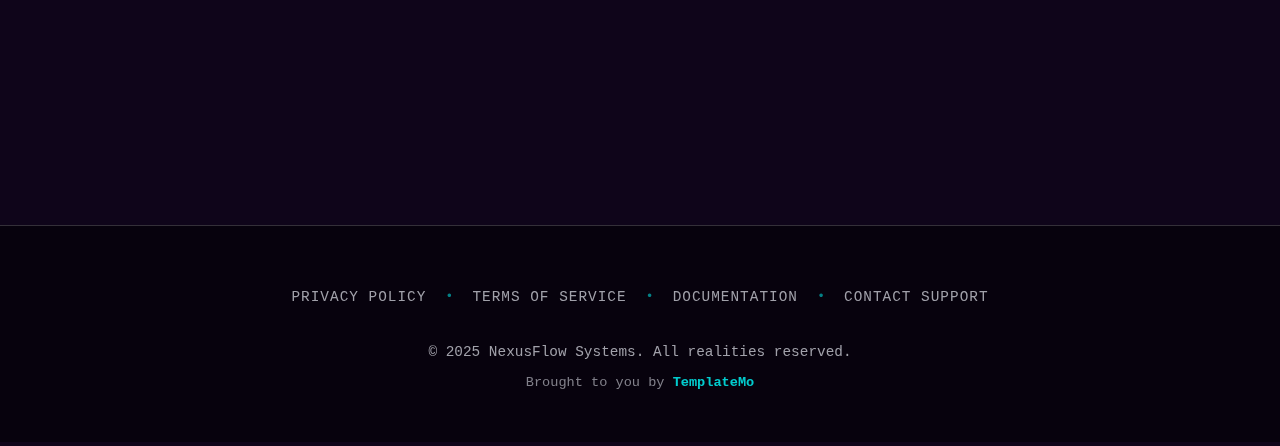
<file: Day-3/templatemo_594_nexus_flow/index.html>
<!DOCTYPE html>
<html lang="en">
<head>
    <meta charset="UTF-8">
    <meta name="viewport" content="width=device-width, initial-scale=1.0">
    <title>NexusFlow - The Future of Team Collaboration</title>
    <link href="templatemo-nexus-style.css" rel="stylesheet">
<!--

TemplateMo 594 nexus flow

https://templatemo.com/tm-594-nexus-flow

-->
</head>
<body id="top">
    <!-- Enhanced Background Elements -->
    <div class="cyber-bg">
        <div class="cyber-gradient"></div>
        <div class="matrix-rain" id="matrixRain"></div>
    </div>
    
    <div class="particles" id="particlesContainer"></div>
    
    <div class="data-streams" id="dataStreams"></div>
    
    <div class="orb orb1"></div>
    <div class="orb orb2"></div>
    <div class="orb orb3"></div>
    
    <div class="grid-overlay">
        <div class="grid-lines"></div>
        <div class="grid-glow"></div>
    </div>
    
    <div class="scanlines"></div>
    <div class="noise-overlay"></div>
    
    <!-- Navigation -->
    <nav>
        <div class="nav-container">
            <a href="#top" class="logo">NexusFlow</a>
            <ul class="nav-links">
                <li><a href="#features">Features</a></li>
                <li><a href="#pricing">Pricing</a></li>
                <li><a href="#stats">Stats</a></li>
                <li><a href="#contact">Contact</a></li>
            </ul>
            <div class="nav-bottom">
                <a href="#" class="cyber-button">Access Terminal</a>
            </div>
            <button class="mobile-menu-button" id="mobileMenuBtn">
                <div class="hamburger">
                    <span></span>
                    <span></span>
                    <span></span>
                </div>
            </button>
        </div>
    </nav>

    <!-- Mobile Menu -->
    <div class="mobile-menu-overlay" id="mobileMenuOverlay"></div>
    <div class="mobile-menu" id="mobileMenu">
        <div class="mobile-menu-header">
            <a href="#top" class="mobile-menu-logo">NexusFlow</a>
            <button class="mobile-menu-close" id="mobileMenuClose">✕</button>
        </div>
        <div class="mobile-menu-cta">
            <a href="#" class="cyber-button">Access Terminal</a>
        </div>
        <nav class="mobile-menu-nav">
            <ul>
                <li><a href="#features">Features</a></li>
                <li><a href="#pricing">Pricing</a></li>
                <li><a href="#stats">Stats</a></li>
                <li><a href="#contact">Contact</a></li>
            </ul>
        </nav>
    </div>

    <!-- Hero Section -->
    <section class="hero">
        <div class="hero-container">
            <h1 class="hero-title">
                <span class="hero-nexus">NEXUS</span><span class="hero-flow">FLOW</span>
            </h1>
            <p class="hero-subtitle">The quantum leap in team collaboration. Connect minds, sync realities, achieve impossible.</p>
            <div class="hero-buttons">
                <a href="#" class="btn-primary">Initialize System</a>
                <a href="#" class="btn-secondary">View Documentation</a>
            </div>
        </div>
    </section>

    <!-- Stats Section -->
    <section class="stats fade-up" id="stats">
        <div class="stats-container">
            <div class="stats-grid">
                <div class="stat-item">
                    <span class="stat-number">50K+</span>
                    <span class="stat-label">Active Users</span>
                </div>
                <div class="stat-item">
                    <span class="stat-number">99.9%</span>
                    <span class="stat-label">Uptime</span>
                </div>
                <div class="stat-item">
                    <span class="stat-number">500M+</span>
                    <span class="stat-label">Tasks Processed</span>
                </div>
                <div class="stat-item">
                    <span class="stat-number">180+</span>
                    <span class="stat-label">Countries</span>
                </div>
            </div>
        </div>
    </section>

    <!-- Features Section -->
    <section class="features fade-up" id="features">
        <div class="features-container">
            <div class="section-header">
                <h2 class="section-title">Core Systems</h2>
                <p class="section-subtitle">Advanced modules designed for maximum efficiency and seamless integration</p>
            </div>
            
            <div class="features-grid">
                <div class="feature-card">
                    <div class="feature-icon">⚡</div>
                    <h3>Quantum Processing</h3>
                    <p>Experience lightning-fast data processing with our quantum-inspired algorithms that handle complex workflows in microseconds.</p>
                </div>
                
                <div class="feature-card">
                    <div class="feature-icon">🔮</div>
                    <h3>Neural Networks</h3>
                    <p>AI-powered decision making that learns from your team's patterns and optimizes collaboration in real-time.</p>
                </div>
                
                <div class="feature-card">
                    <div class="feature-icon">🌐</div>
                    <h3>Holographic Interface</h3>
                    <p>Immersive 3D workspace that transcends traditional boundaries, bringing remote teams into a shared reality.</p>
                </div>
                
                <div class="feature-card">
                    <div class="feature-icon">🛡️</div>
                    <h3>Quantum Encryption</h3>
                    <p>Military-grade security protocols with quantum encryption that makes your data literally impossible to breach.</p>
                </div>
                
                <div class="feature-card">
                    <div class="feature-icon">🚀</div>
                    <h3>Hyperdrive Sync</h3>
                    <p>Instantaneous synchronization across all devices and platforms with zero latency, no matter the distance.</p>
                </div>
                
                <div class="feature-card">
                    <div class="feature-icon">🎯</div>
                    <h3>Mind Reading Analytics</h3>
                    <p>Predictive analytics so advanced, it anticipates your team's needs before they even know what they need.</p>
                </div>
            </div>
        </div>
    </section>

    <!-- Pricing Section -->
    <section class="pricing fade-up" id="pricing">
        <div class="pricing-container">
            <div class="section-header">
                <h2 class="section-title">Access Levels</h2>
                <p class="section-subtitle">Choose your gateway to the future of collaboration</p>
            </div>
            
            <div class="pricing-grid">
                <div class="pricing-card">
                    <div class="plan-name">Initiate</div>
                    <div class="plan-price">$49</div>
                    <div class="plan-period">per neural link</div>
                    <ul class="plan-features">
                        <li>Basic quantum processing</li>
                        <li>5 holographic workspaces</li>
                        <li>Standard encryption</li>
                        <li>Community support matrix</li>
                        <li>Reality sync enabled</li>
                    </ul>
                    <a href="#" class="btn-secondary">Enter System</a>
                </div>
                
                <div class="pricing-card featured">
                    <div class="plan-name">Nexus</div>
                    <div class="plan-price">$149</div>
                    <div class="plan-period">per neural link</div>
                    <ul class="plan-features">
                        <li>Advanced quantum algorithms</li>
                        <li>Unlimited holo-workspaces</li>
                        <li>Quantum encryption fortress</li>
                        <li>Priority neural support</li>
                        <li>Mind-reading analytics</li>
                        <li>Hyperdrive sync protocol</li>
                    </ul>
                    <a href="#" class="btn-primary">Jack In</a>
                </div>
                
                <div class="pricing-card">
                    <div class="plan-name">Transcend</div>
                    <div class="plan-price">$399</div>
                    <div class="plan-period">per neural link</div>
                    <ul class="plan-features">
                        <li>Infinite processing power</li>
                        <li>Custom reality matrices</li>
                        <li>Temporal encryption layers</li>
                        <li>Direct neural interface</li>
                        <li>Predictive consciousness</li>
                        <li>Quantum entanglement sync</li>
                    </ul>
                    <a href="#" class="btn-secondary">Ascend</a>
                </div>
            </div>
        </div>
    </section>

    <!-- Contact Section -->
    <section class="contact fade-up" id="contact">
        <div class="contact-container">
            <div class="section-header">
                <h2 class="section-title">Initialize Contact</h2>
                <p class="section-subtitle">Send a transmission through the neural network</p>
            </div>
            
            <div class="contact-form-wrapper">
                <div class="contact-form">
                    <div class="form-group">
                        <label for="name">Neural ID</label>
                        <input type="text" id="name" name="name" placeholder="Enter your designation" required>
                    </div>
                    
                    <div class="form-group">
                        <label for="email">Quantum Address</label>
                        <input type="email" id="email" name="email" placeholder="your.id@nexusflow.com" required>
                    </div>
                    
                    <div class="form-group">
                        <label for="message">Transmission</label>
                        <textarea id="message" name="message" rows="5" placeholder="Compose your message to the network..." required></textarea>
                    </div>
                    
                    <button type="submit" class="btn-primary btn-submit">Transmit Message</button>
                </div>
            </div>
        </div>
    </section>

    <!-- Footer -->
    <footer class="footer">
        <div class="footer-content">
            <div class="footer-links">
                <a href="#">Privacy Policy</a>
                <span class="footer-separator">•</span>
                <a href="#">Terms of Service</a>
                <span class="footer-separator">•</span>
                <a href="#">Documentation</a>
                <span class="footer-separator">•</span>
                <a href="#">Contact Support</a>
            </div>
            <div class="footer-bottom">
                <p>&copy; 2025 NexusFlow Systems. All realities reserved.</p>
                <p class="footer-credit">Brought to you by <a href="https://templatemo.com" target="_blank" rel="noopener nofollow">TemplateMo</a></p>
            </div>
        </div>
    </footer>

    <script src="templatemo-nexus-scripts.js"></script>
</body>
</html>
</file>
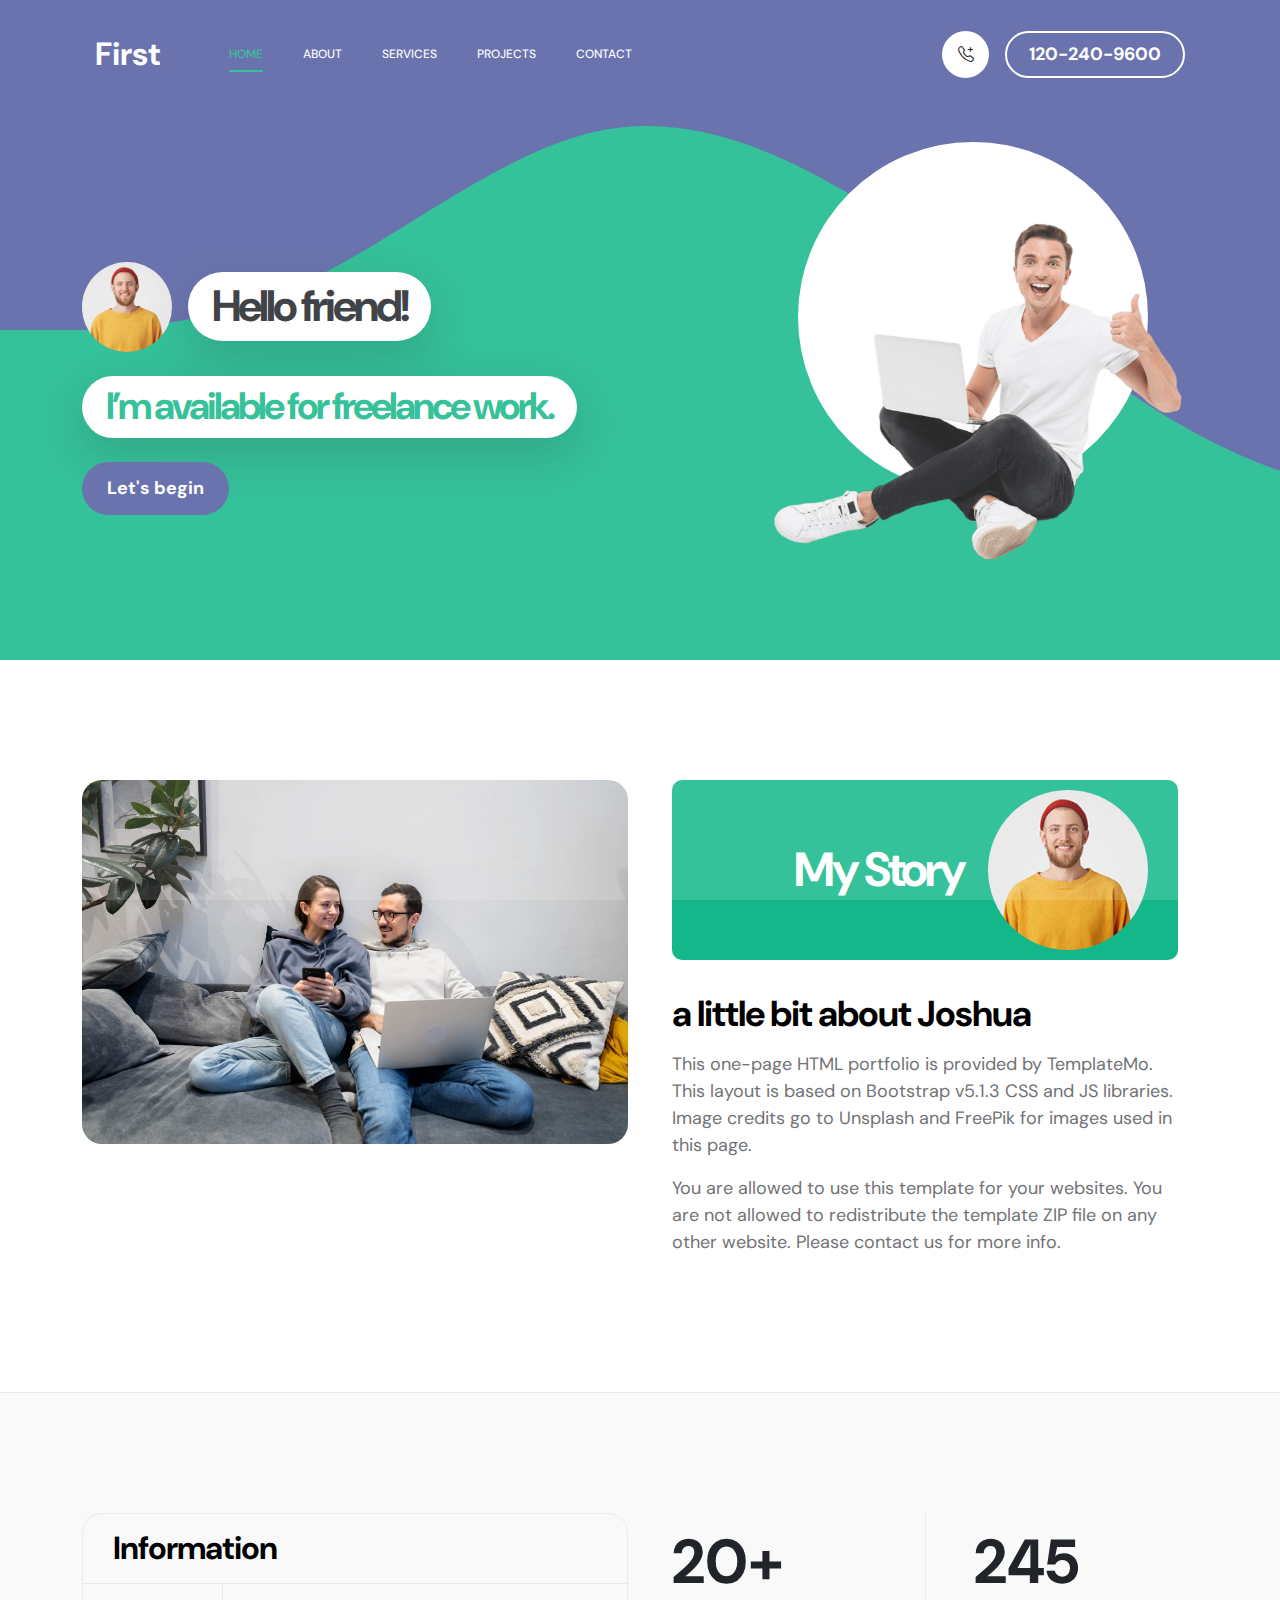
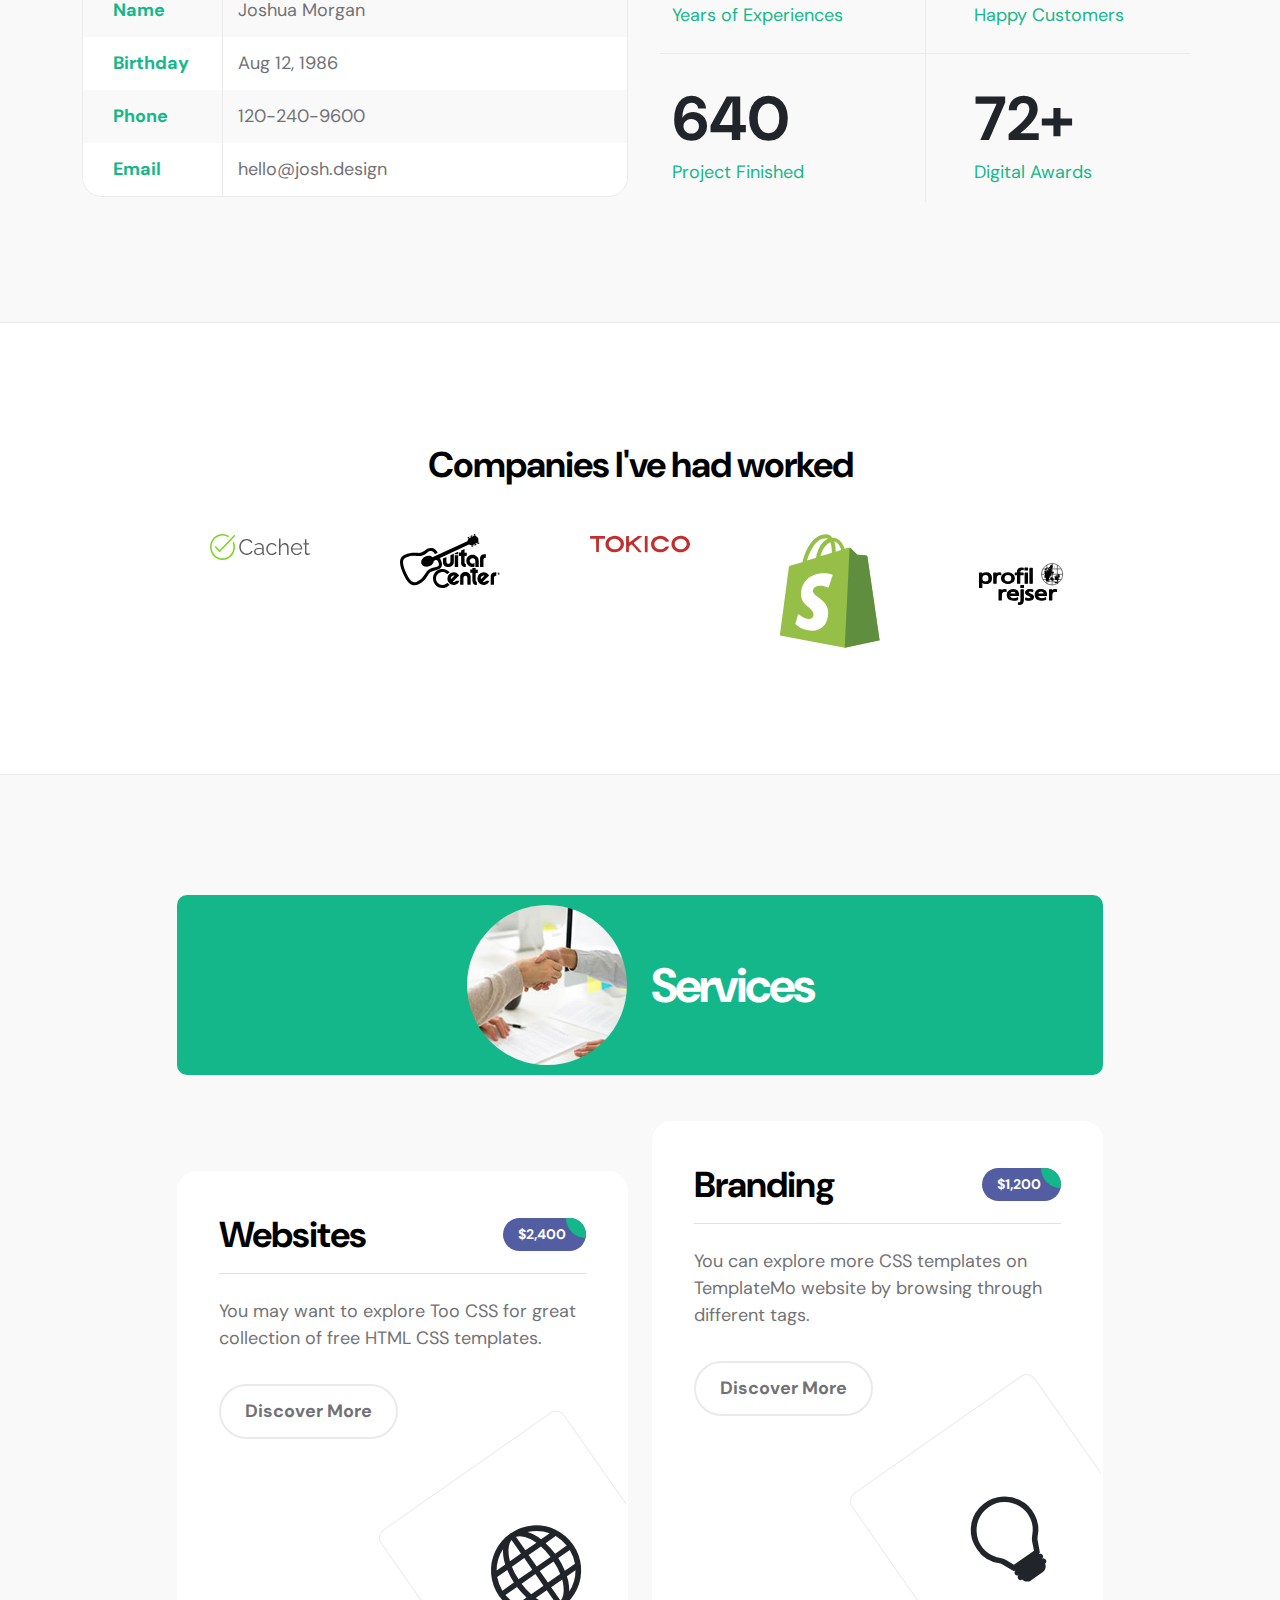
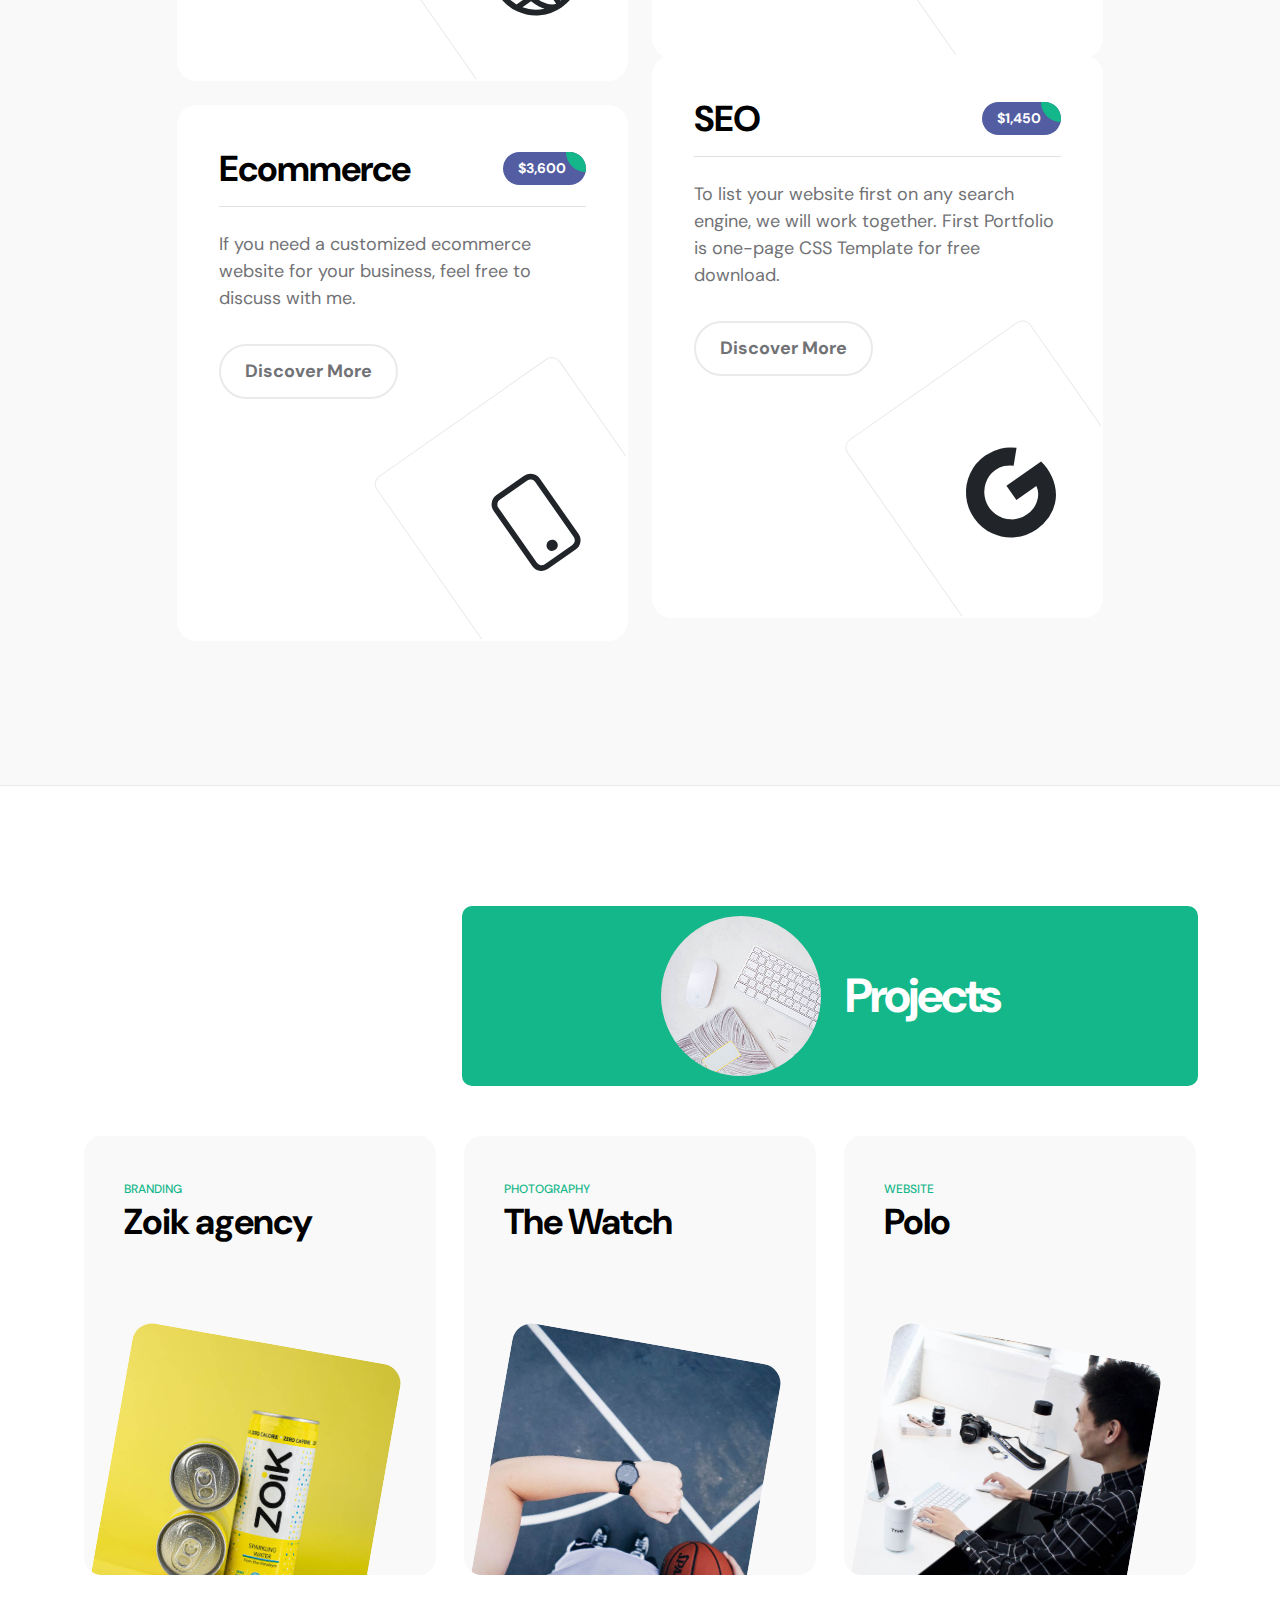
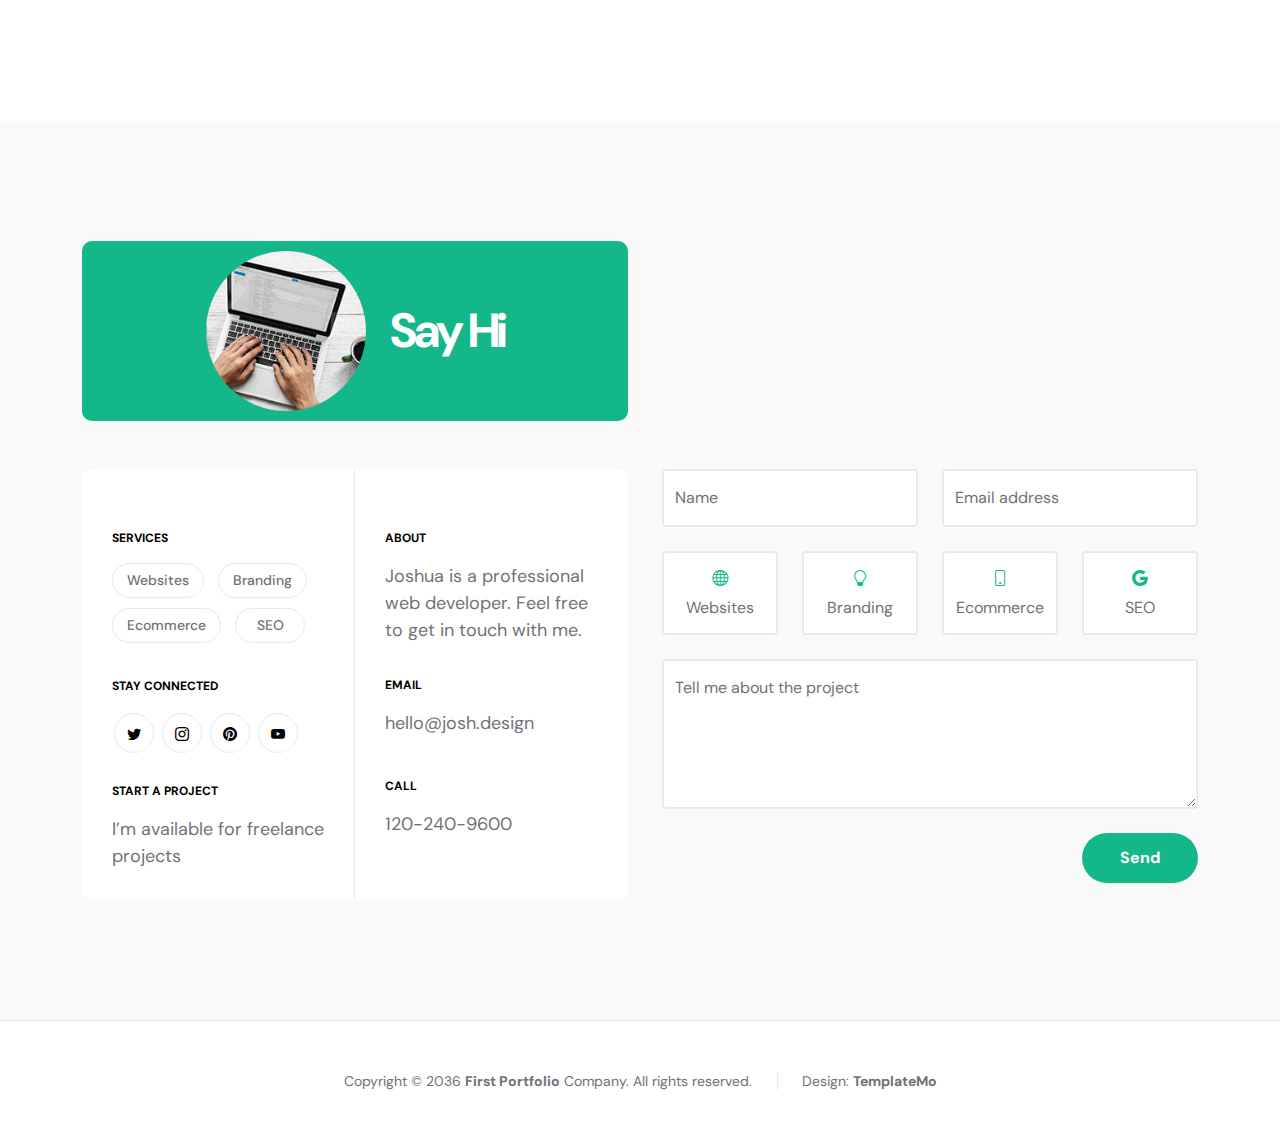
<file: Day-5/templatemo_578_first_portfolio/index.html>
<!doctype html>
<html lang="en">
    <head>
        <meta charset="utf-8">
        <meta name="viewport" content="width=device-width, initial-scale=1">

        <meta name="description" content="">
        <meta name="author" content="TemplateMo">

        <title>First Portfolio Bootstrap 5 Theme</title>

        <!-- CSS FILES -->
        <link rel="preconnect" href="https://fonts.googleapis.com">
        
        <link rel="preconnect" href="https://fonts.gstatic.com" crossorigin>
        
        <link href="https://fonts.googleapis.com/css2?family=DM+Sans:wght@400;500;700&display=swap" rel="stylesheet">

        <link href="css/bootstrap.min.css" rel="stylesheet">

        <link href="css/bootstrap-icons.css" rel="stylesheet">

        <link href="css/magnific-popup.css" rel="stylesheet">

        <link href="css/templatemo-first-portfolio-style.css" rel="stylesheet">
        
<!--

TemplateMo 578 First Portfolio

https://templatemo.com/tm-578-first-portfolio

-->
    </head>
    
    <body>

        <section class="preloader">
            <div class="spinner">
                <span class="spinner-rotate"></span>    
            </div>
        </section>

        <nav class="navbar navbar-expand-lg">
            <div class="container">

                <button class="navbar-toggler" type="button" data-bs-toggle="collapse" data-bs-target="#navbarNav" aria-controls="navbarNav" aria-expanded="false" aria-label="Toggle navigation">
                    <span class="navbar-toggler-icon"></span>
                </button>

                <a href="index.html" class="navbar-brand mx-auto mx-lg-0">First</a>

                <div class="d-flex align-items-center d-lg-none">
                    <i class="navbar-icon bi-telephone-plus me-3"></i>
                    <a class="custom-btn btn" href="#section_5">
                        120-240-9600
                    </a>
                </div>

                <div class="collapse navbar-collapse" id="navbarNav">
                    <ul class="navbar-nav ms-lg-5">
                        <li class="nav-item">
                            <a class="nav-link click-scroll" href="#section_1">Home</a>
                        </li>

                        <li class="nav-item">
                            <a class="nav-link click-scroll" href="#section_2">About</a>
                        </li>

                        <li class="nav-item">
                            <a class="nav-link click-scroll" href="#section_3">Services</a>
                        </li>

                        <li class="nav-item">
                            <a class="nav-link click-scroll" href="#section_4">Projects</a>
                        </li>

                        <li class="nav-item">
                            <a class="nav-link click-scroll" href="#section_5">Contact</a>
                        </li>
                    </ul>

                    <div class="d-lg-flex align-items-center d-none ms-auto">
                        <i class="navbar-icon bi-telephone-plus me-3"></i>
                        <a class="custom-btn btn" href="#section_5">
                            120-240-9600
                        </a>
                    </div>
                </div>

            </div>
        </nav>

        <main>

            <section class="hero d-flex justify-content-center align-items-center" id="section_1">
                <div class="container">
                    <div class="row">

                        <div class="col-lg-7 col-12">
                            <div class="hero-text">
                                <div class="hero-title-wrap d-flex align-items-center mb-4">
                                    <img src="images/happy-bearded-young-man.jpg" class="avatar-image avatar-image-large img-fluid" alt="">

                                    <h1 class="hero-title ms-3 mb-0">Hello friend!</h1>
                                </div>

                                <h2 class="mb-4">I’m available for freelance work.</h2>
                                <p class="mb-4"><a class="custom-btn btn custom-link" href="#section_2">Let's begin</a></p>
                            </div>
                        </div>

                        <div class="col-lg-5 col-12 position-relative">
                            <div class="hero-image-wrap"></div>
                            <img src="images/portrait-happy-excited-man-holding-laptop-computer.png" class="hero-image img-fluid" alt="">
                        </div>

                    </div>
                </div>

                <svg xmlns="http://www.w3.org/2000/svg" viewBox="0 0 1440 320"><path fill="#535da1" fill-opacity="1" d="M0,160L24,160C48,160,96,160,144,138.7C192,117,240,75,288,64C336,53,384,75,432,106.7C480,139,528,181,576,208C624,235,672,245,720,240C768,235,816,213,864,186.7C912,160,960,128,1008,133.3C1056,139,1104,181,1152,202.7C1200,224,1248,224,1296,197.3C1344,171,1392,117,1416,90.7L1440,64L1440,0L1416,0C1392,0,1344,0,1296,0C1248,0,1200,0,1152,0C1104,0,1056,0,1008,0C960,0,912,0,864,0C816,0,768,0,720,0C672,0,624,0,576,0C528,0,480,0,432,0C384,0,336,0,288,0C240,0,192,0,144,0C96,0,48,0,24,0L0,0Z"></path></svg>
            </section>


            <section class="about section-padding" id="section_2">
                <div class="container">
                    <div class="row">

                        <div class="col-lg-6 col-12">
                            <img src="images/couple-working-from-home-together-sofa.jpg" class="about-image img-fluid" alt="">
                        </div>

                        <div class="col-lg-6 col-12 mt-5 mt-lg-0">
                            <div class="about-thumb">

                                <div class="section-title-wrap d-flex justify-content-end align-items-center mb-4">
                                    <h2 class="text-white me-4 mb-0">My Story</h2>

                                    <img src="images/happy-bearded-young-man.jpg" class="avatar-image img-fluid" alt="">
                                </div>

                                <h3 class="pt-2 mb-3">a little bit about Joshua</h3>

                                <p>This one-page HTML portfolio is provided by <a href="https://templatemo.com" target="_blank">TemplateMo</a>. This layout is based on Bootstrap v5.1.3 CSS and JS libraries. Image credits go to <a href="https://unsplash.com" target="_blank">Unsplash</a> and <a href="https://freepik.com" target="_blank">FreePik</a> for images used in this page.</p>

                                <p>You are allowed to use this template for your websites. You are not allowed to redistribute the template ZIP file on any other website. Please <a href="https://templatemo.com/contact" target="_blank">contact us</a> for more info.</p>
                            </div>
                        </div>

                    </div>
                </div>
            </section>

            <section class="featured section-padding">
                <div class="container">
                    <div class="row">

                        <div class="col-lg-6 col-12">
                            <div class="profile-thumb">
                                <div class="profile-title">
                                    <h4 class="mb-0">Information</h4>
                                </div>

                                <div class="profile-body">
                                    <p>
                                        <span class="profile-small-title">Name</span> 
                                        <span>Joshua Morgan</span>
                                    </p>

                                    <p>
                                        <span class="profile-small-title">Birthday</span> 
                                        <span>Aug 12, 1986</span>
                                    </p>

                                    <p>
                                        <span class="profile-small-title">Phone</span> 
                                         <span><a href="tel: 305-240-9671">120-240-9600</a></span>
                                    </p>

                                    <p>
                                        <span class="profile-small-title">Email</span> 
                                        <span><a href="mailto:hello@josh.design">hello@josh.design</a></span>
                                    </p>
                                </div>
                            </div>
                        </div>

                        <div class="col-lg-6 col-12 mt-5 mt-lg-0">
                            <div class="about-thumb">
                                <div class="row">
                                    <div class="col-lg-6 col-6 featured-border-bottom py-2">
                                        <strong class="featured-numbers">20+</strong>

                                        <p class="featured-text">Years of Experiences</p>
                                    </div>

                                    <div class="col-lg-6 col-6 featured-border-start featured-border-bottom ps-5 py-2">
                                        <strong class="featured-numbers">245</strong>

                                        <p class="featured-text">Happy Customers</p>
                                    </div>

                                    <div class="col-lg-6 col-6 pt-4">
                                        <strong class="featured-numbers">640</strong>

                                        <p class="featured-text">Project Finished</p>
                                    </div>

                                    <div class="col-lg-6 col-6 featured-border-start ps-5 pt-4">
                                        <strong class="featured-numbers">72+</strong>

                                        <p class="featured-text">Digital Awards</p>
                                    </div>
                                </div>
                            </div>
                        </div>

                    </div>
                </div>
            </section>


            <section class="clients section-padding">
                <div class="container">
                    <div class="row align-items-center">

                        <div class="col-lg-12 col-12">
                            <h3 class="text-center mb-5">Companies I've had worked</h3>
                        </div>

                        <div class="col-lg-2 col-4 ms-auto clients-item-height">
                            <img src="images/clients/cachet.svg" class="clients-image img-fluid" alt="">
                        </div>

                        <div class="col-lg-2 col-4 clients-item-height">
                            <img src="images/clients/guitar-center.svg" class="clients-image img-fluid" alt="">
                        </div>

                        <div class="col-lg-2 col-4 clients-item-height">
                            <img src="images/clients/tokico.svg" class="clients-image img-fluid" alt="">
                        </div>

                        <div class="col-lg-2 col-4 clients-item-height">
                            <img src="images/clients/shopify.svg" class="clients-image img-fluid" alt="">
                        </div>

                        <div class="col-lg-2 col-4 me-auto clients-item-height">
                            <img src="images/clients/profil-rejser.svg" class="clients-image img-fluid" alt="">
                        </div>

                    </div>
                </div>
            </section>


            <section class="services section-padding" id="section_3">
                <div class="container">
                    <div class="row">

                        <div class="col-lg-10 col-12 mx-auto">
                            <div class="section-title-wrap d-flex justify-content-center align-items-center mb-5">
                                <img src="images/handshake-man-woman-after-signing-business-contract-closeup.jpg" class="avatar-image img-fluid" alt="">

                                <h2 class="text-white ms-4 mb-0">Services</h2>
                            </div>

                            <div class="row pt-lg-5">
                                <div class="col-lg-6 col-12">
                                    <div class="services-thumb">
                                        <div class="d-flex flex-wrap align-items-center border-bottom mb-4 pb-3">
                                            <h3 class="mb-0">Websites</h3>

                                            <div class="services-price-wrap ms-auto">
                                                <p class="services-price-text mb-0">$2,400</p>
                                                <div class="services-price-overlay"></div>
                                            </div>
                                        </div>

                                        <p>You may want to explore Too CSS for great collection of free HTML CSS templates.</p>

                                        <a href="#" class="custom-btn custom-border-btn btn mt-3">Discover More</a>

                                        <div class="services-icon-wrap d-flex justify-content-center align-items-center">
                                            <i class="services-icon bi-globe"></i>
                                        </div>
                                    </div>
                                </div>

                                <div class="col-lg-6 col-12">
                                    <div class="services-thumb services-thumb-up">
                                        <div class="d-flex flex-wrap align-items-center border-bottom mb-4 pb-3">
                                            <h3 class="mb-0">Branding</h3>

                                            <div class="services-price-wrap ms-auto">
                                                <p class="services-price-text mb-0">$1,200</p>
                                                <div class="services-price-overlay"></div>
                                            </div>
                                        </div>

                                        <p>You can explore more CSS templates on TemplateMo website by browsing through different tags.</p>

                                        <a href="#" class="custom-btn custom-border-btn btn mt-3">Discover More</a>

                                        <div class="services-icon-wrap d-flex justify-content-center align-items-center">
                                            <i class="services-icon bi-lightbulb"></i>
                                        </div>
                                    </div>
                                </div>

                                <div class="col-lg-6 col-12">
                                    <div class="services-thumb">
                                        <div class="d-flex flex-wrap align-items-center border-bottom mb-4 pb-3">
                                            <h3 class="mb-0">Ecommerce</h3>

                                            <div class="services-price-wrap ms-auto">
                                                <p class="services-price-text mb-0">$3,600</p>
                                                <div class="services-price-overlay"></div>
                                            </div>
                                        </div>

                                        <p>If you need a customized ecommerce website for your business, feel free to discuss with me.</p>

                                        <a href="#" class="custom-btn custom-border-btn btn mt-3">Discover More</a>

                                        <div class="services-icon-wrap d-flex justify-content-center align-items-center">
                                            <i class="services-icon bi-phone"></i>
                                        </div>
                                    </div>
                                </div>

                                <div class="col-lg-6 col-12">
                                    <div class="services-thumb services-thumb-up">
                                        <div class="d-flex flex-wrap align-items-center border-bottom mb-4 pb-3">
                                            <h3 class="mb-0">SEO</h3>

                                            <div class="services-price-wrap ms-auto">
                                                <p class="services-price-text mb-0">$1,450</p>
                                                <div class="services-price-overlay"></div>
                                            </div>
                                        </div>

                                        <p>To list your website first on any search engine, we will work together. First Portfolio is one-page CSS Template for free download.</p>

                                        <a href="#" class="custom-btn custom-border-btn btn mt-3">Discover More</a>

                                        <div class="services-icon-wrap d-flex justify-content-center align-items-center">
                                            <i class="services-icon bi-google"></i>
                                        </div>
                                    </div>
                                </div>
                            </div>
                        </div>
                    </div>
                </div>
            </section>


            <section class="projects section-padding" id="section_4">
                <div class="container">
                    <div class="row">

                        <div class="col-lg-8 col-md-8 col-12 ms-auto">
                            <div class="section-title-wrap d-flex justify-content-center align-items-center mb-4">
                                <img src="images/white-desk-work-study-aesthetics.jpg" class="avatar-image img-fluid" alt="">

                                <h2 class="text-white ms-4 mb-0">Projects</h2>
                            </div>
                        </div>

                        <div class="clearfix"></div>

                        <div class="col-lg-4 col-md-6 col-12">
                            <div class="projects-thumb">
                                <div class="projects-info">
                                    <small class="projects-tag">Branding</small>

                                    <h3 class="projects-title">Zoik agency</h3>
                                </div>

                                <a href="images/projects/nikhil-KO4io-eCAXA-unsplash.jpg" class="popup-image">
                                    <img src="images/projects/nikhil-KO4io-eCAXA-unsplash.jpg" class="projects-image img-fluid" alt="">
                                </a>
                            </div>
                        </div>

                        <div class="col-lg-4 col-md-6 col-12">
                            <div class="projects-thumb">
                                <div class="projects-info">
                                    <small class="projects-tag">Photography</small>

                                    <h3 class="projects-title">The Watch</h3>
                                </div>

                                <a href="images/projects/the-5th-IQYR7N67dhM-unsplash.jpg" class="popup-image">
                                    <img src="images/projects/the-5th-IQYR7N67dhM-unsplash.jpg" class="projects-image img-fluid" alt="">
                                </a>
                            </div>
                        </div>

                        <div class="col-lg-4 col-md-6 col-12">
                            <div class="projects-thumb">
                                <div class="projects-info">
                                    <small class="projects-tag">Website</small>

                                    <h3 class="projects-title">Polo</h3>
                                </div>

                                <a href="images/projects/true-agency-9Bjog5FZ-oc-unsplash.jpg" class="popup-image">
                                    <img src="images/projects/true-agency-9Bjog5FZ-oc-unsplash.jpg" class="projects-image img-fluid" alt="">
                                </a>
                            </div>
                        </div>

                    </div>
                </div>
            </section>

            <section class="contact section-padding" id="section_5">
                    <div class="container">
                        <div class="row">

                            <div class="col-lg-6 col-md-8 col-12">
                                <div class="section-title-wrap d-flex justify-content-center align-items-center mb-5">
                                    <img src="images/aerial-view-man-using-computer-laptop-wooden-table.jpg" class="avatar-image img-fluid" alt="">

                                    <h2 class="text-white ms-4 mb-0">Say Hi</h2>
                                </div>
                            </div>

                            <div class="clearfix"></div>

                            <div class="col-lg-3 col-md-6 col-12 pe-lg-0">
                                <div class="contact-info contact-info-border-start d-flex flex-column">
                                    <strong class="site-footer-title d-block mb-3">Services</strong>

                                    <ul class="footer-menu">
                                        <li class="footer-menu-item"><a href="#" class="footer-menu-link">Websites</a></li>

                                        <li class="footer-menu-item"><a href="#" class="footer-menu-link">Branding</a></li>

                                        <li class="footer-menu-item"><a href="#" class="footer-menu-link">Ecommerce</a></li>

                                        <li class="footer-menu-item"><a href="#" class="footer-menu-link">SEO</a></li>
                                    </ul>

                                    <strong class="site-footer-title d-block mt-4 mb-3">Stay connected</strong>

                                    <ul class="social-icon">
                                        <li class="social-icon-item"><a href="https://twitter.com/minthu" class="social-icon-link bi-twitter"></a></li>

                                        <li class="social-icon-item"><a href="#" class="social-icon-link bi-instagram"></a></li>

                                        <li class="social-icon-item"><a href="#" class="social-icon-link bi-pinterest"></a></li>

                                        <li class="social-icon-item"><a href="https://www.youtube.com/templatemo" class="social-icon-link bi-youtube"></a></li>
                                    </ul>

                                    <strong class="site-footer-title d-block mt-4 mb-3">Start a project</strong>

                                    <p class="mb-0">I’m available for freelance projects</p>
                                </div>
                            </div>

                            <div class="col-lg-3 col-md-6 col-12 ps-lg-0">
                                <div class="contact-info d-flex flex-column">
                                    <strong class="site-footer-title d-block mb-3">About</strong>

                                    <p class="mb-2">
                                        Joshua is a professional web developer. Feel free to get in touch with me.
                              </p>

                                    <strong class="site-footer-title d-block mt-4 mb-3">Email</strong>

                                    <p>
                                        <a href="mailto:hello@josh.design">
                                            hello@josh.design
                                        </a>
                                    </p>

                                    <strong class="site-footer-title d-block mt-4 mb-3">Call</strong>

                                    <p class="mb-0">
                                        <a href="tel: 120-240-9600">
                                            120-240-9600
                                        </a>
                                    </p>
                                </div>
                            </div>

                            <div class="col-lg-6 col-12 mt-5 mt-lg-0">
                                <form action="#" method="get" class="custom-form contact-form" role="form">
                                    <div class="row">
                                        <div class="col-lg-6 col-md-6 col-12">
                                            <div class="form-floating">
                                                <input type="text" name="name" id="name" class="form-control" placeholder="Name" required="">
                                                
                                                <label for="floatingInput">Name</label>
                                            </div>
                                        </div>

                                        <div class="col-lg-6 col-md-6 col-12"> 
                                            <div class="form-floating">
                                                <input type="email" name="email" id="email" pattern="[^ @]*@[^ @]*" class="form-control" placeholder="Email address" required="">
                                                
                                                <label for="floatingInput">Email address</label>
                                            </div>
                                        </div>

                                        <div class="col-lg-3 col-md-6 col-6">
                                            <div class="form-check form-check-inline">
                                                <input name="website" type="checkbox" class="form-check-input" id="inlineCheckbox1" value="1">

                                                <label class="form-check-label" for="inlineCheckbox1">
                                                    <i class="bi-globe form-check-icon"></i>
                                                    <span class="form-check-label-text">Websites</span>
                                                </label>
                                          </div>
                                        </div>

                                        <div class="col-lg-3 col-md-6 col-6">
                                            <div class="form-check form-check-inline">
                                                <input name="branding" type="checkbox" class="form-check-input" id="inlineCheckbox2" value="1">

                                                <label class="form-check-label" for="inlineCheckbox2">
                                                    <i class="bi-lightbulb form-check-icon"></i>
                                                    <span class="form-check-label-text">Branding</span>
                                                </label>
                                            </div>
                                        </div>

                                        <div class="col-lg-3 col-md-6 col-6">
                                            <div class="form-check form-check-inline">
                                                <input name="ecommerce" type="checkbox" class="form-check-input" id="inlineCheckbox3" value="1">

                                                <label class="form-check-label" for="inlineCheckbox3">
                                                    <i class="bi-phone form-check-icon"></i>
                                                    <span class="form-check-label-text">Ecommerce</span>
                                                </label>
                                            </div>
                                        </div>

                                        <div class="col-lg-3 col-md-6 col-6">
                                            <div class="form-check form-check-inline me-0">
                                                <input name="seo" type="checkbox" class="form-check-input" id="inlineCheckbox4" value="1">

                                                <label class="form-check-label" for="inlineCheckbox4">
                                                    <i class="bi-google form-check-icon"></i>
                                                    <span class="form-check-label-text">SEO</span>
                                                </label>
                                            </div>
                                        </div>

                                        <div class="col-lg-12 col-12">
                                            <div class="form-floating">
                                                <textarea class="form-control" id="message" name="message" placeholder="Tell me about the project"></textarea>
                                                
                                                <label for="floatingTextarea">Tell me about the project</label>
                                            </div>
                                        </div>

                                        <div class="col-lg-3 col-12 ms-auto">
                                            <button type="submit" class="form-control">Send</button>
                                        </div>

                                    </div>
                                </form>
                            </div>

                        </div>
                    </div>
                </div>
            </section>

        </main>

        <footer class="site-footer">
            <div class="container">
                <div class="row">

                    <div class="col-lg-12 col-12">
                        <div class="copyright-text-wrap">
                            <p class="mb-0">
                                <span class="copyright-text">Copyright © 2036 <a href="#">First Portfolio</a> Company. All rights reserved.</span>
                                Design: 
                                <a rel="sponsored" href="https://templatemo.com" target="_blank">TemplateMo</a>
                            </p>
                        </div>
                    </div>

                </div>
            </div>
        </footer>

        <!-- JAVASCRIPT FILES -->
        <script src="js/jquery.min.js"></script>
        <script src="js/bootstrap.min.js"></script>
        <script src="js/jquery.sticky.js"></script>
        <script src="js/click-scroll.js"></script>
        <script src="js/jquery.magnific-popup.min.js"></script>
        <script src="js/magnific-popup-options.js"></script>
        <script src="js/custom.js"></script>

    </body>
</html>
</file>
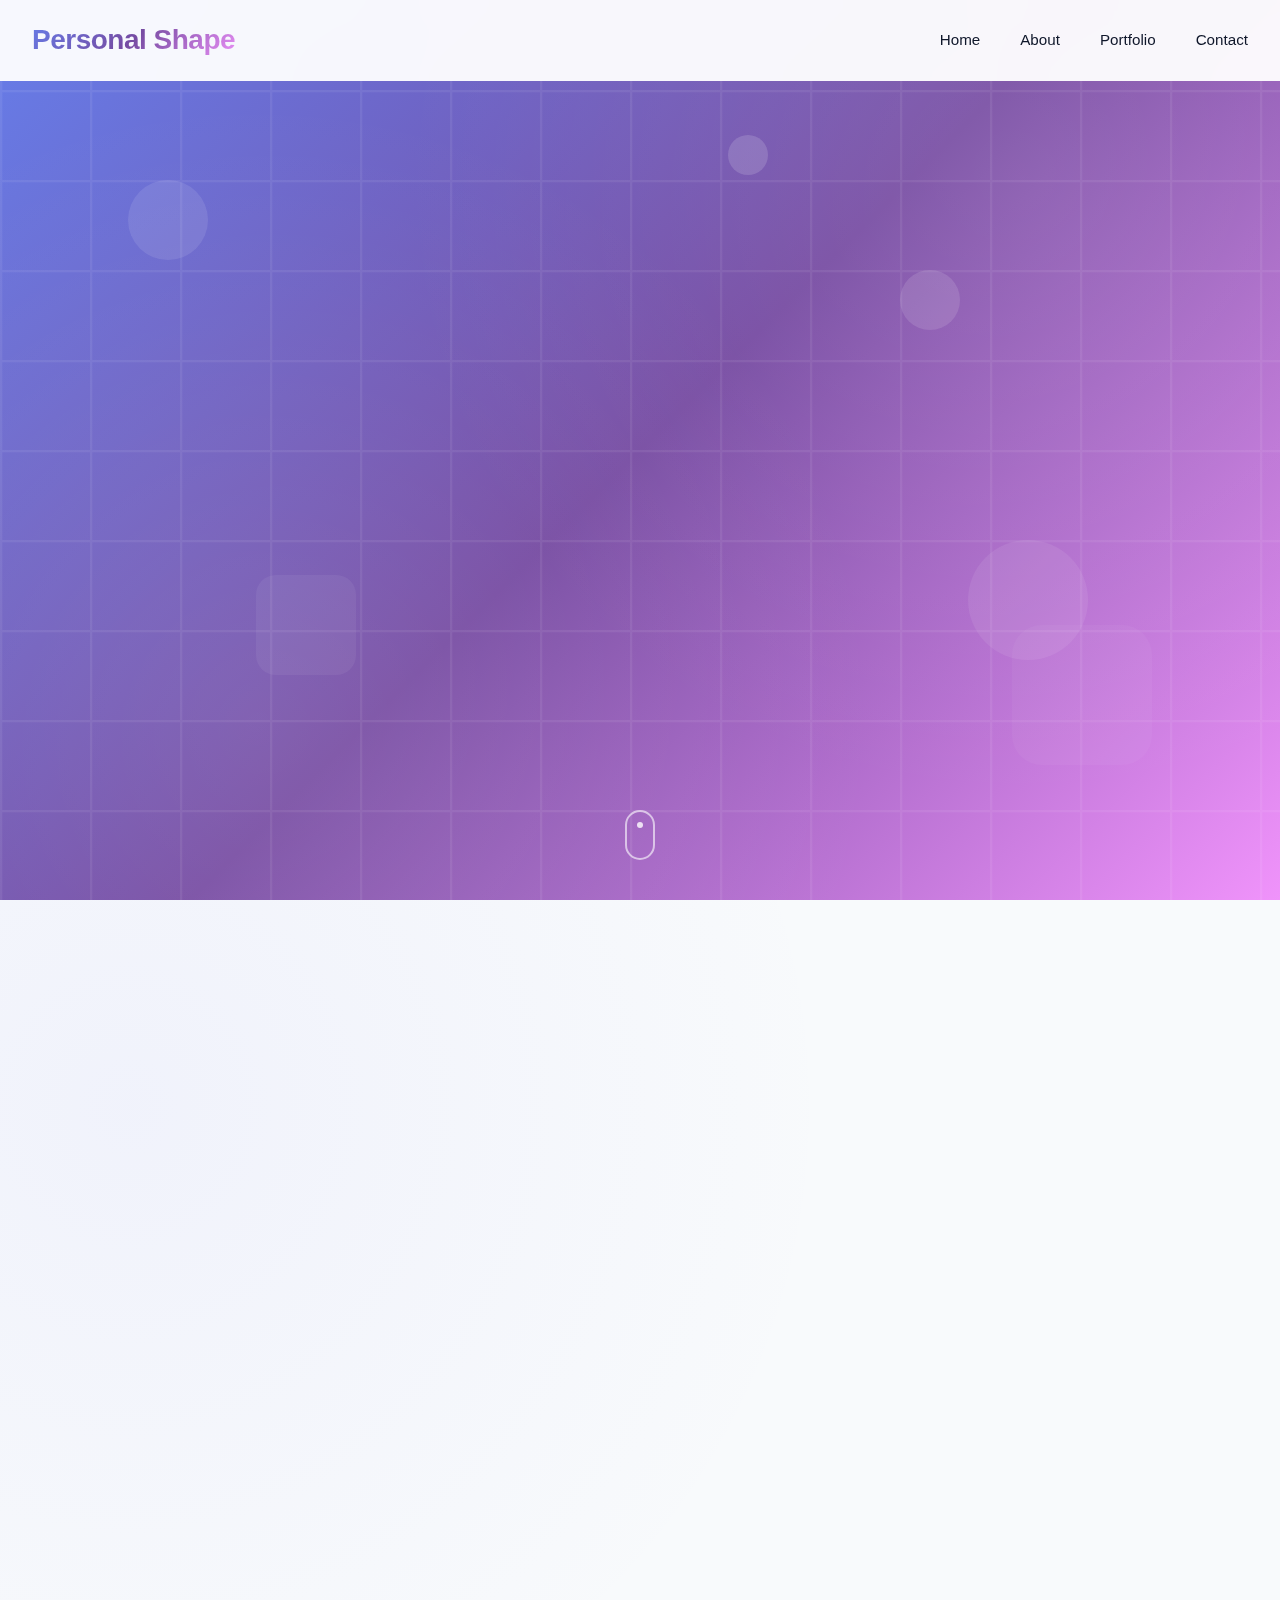
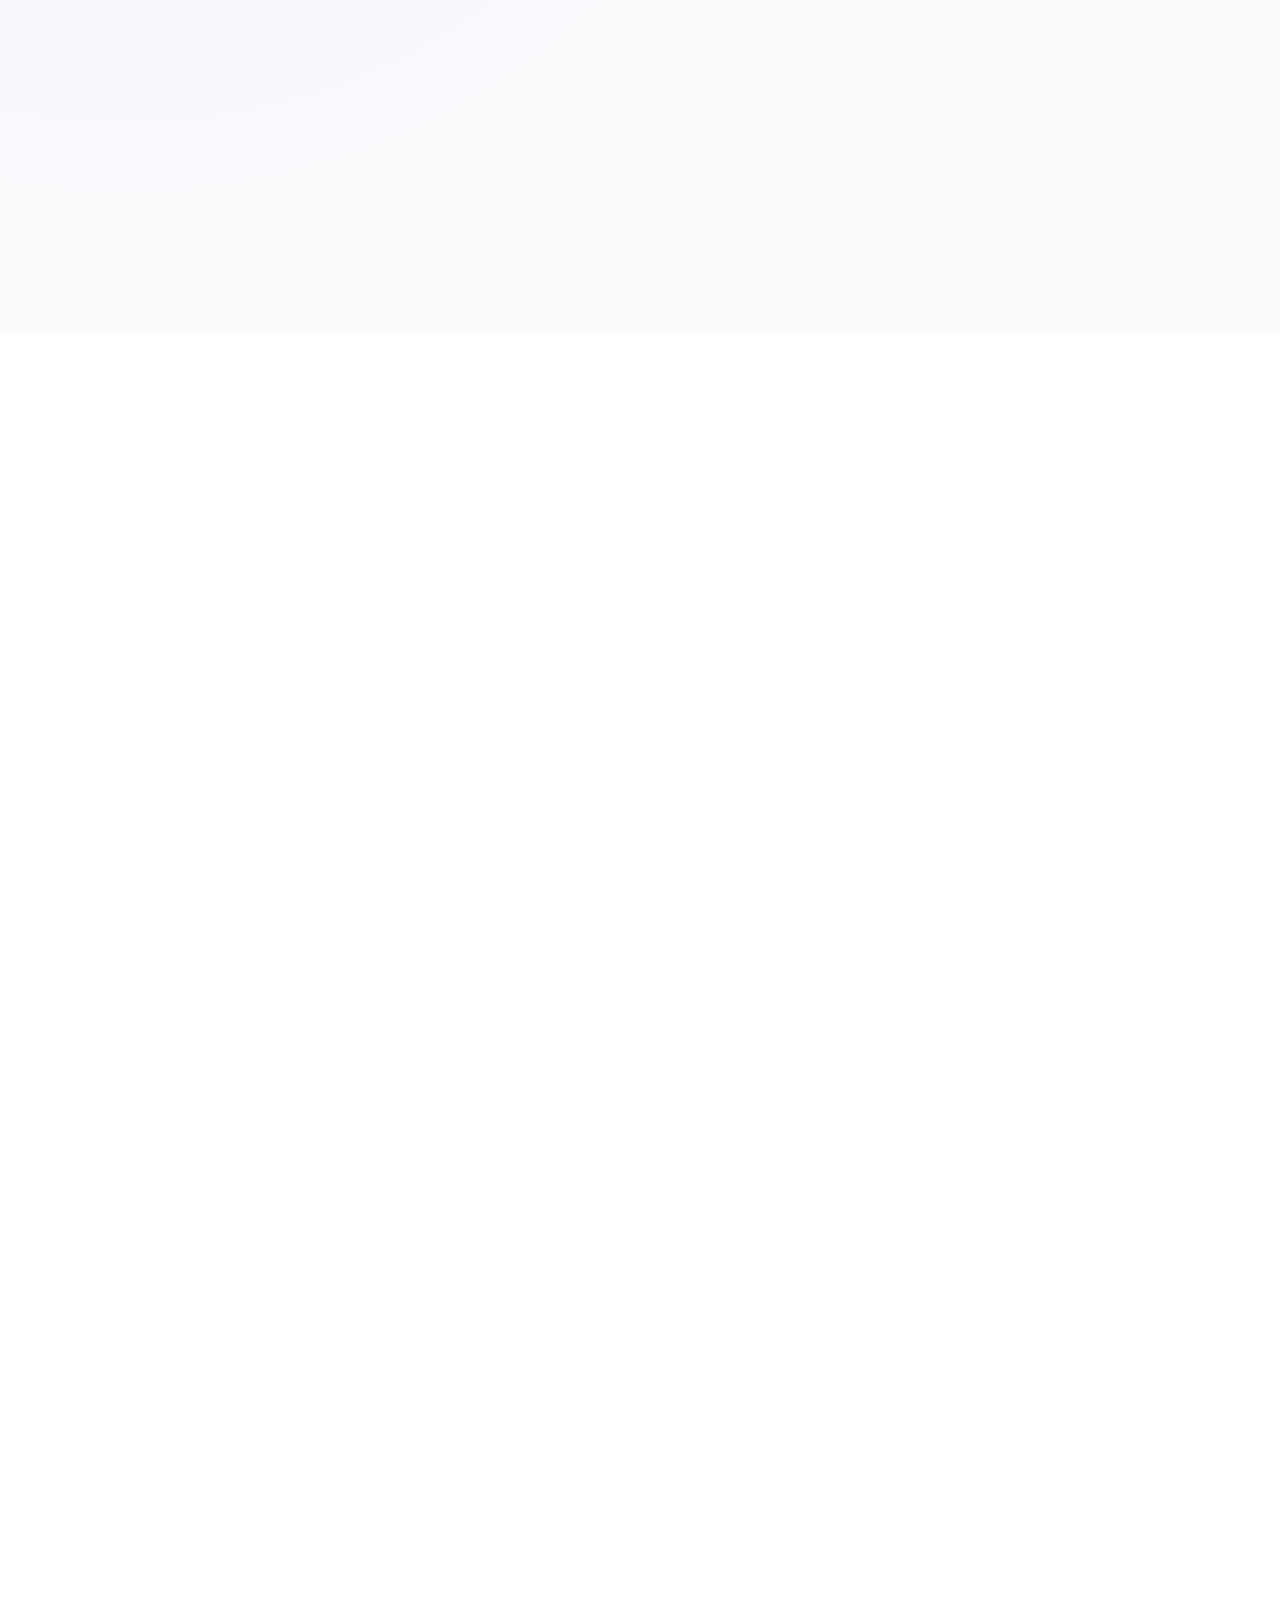
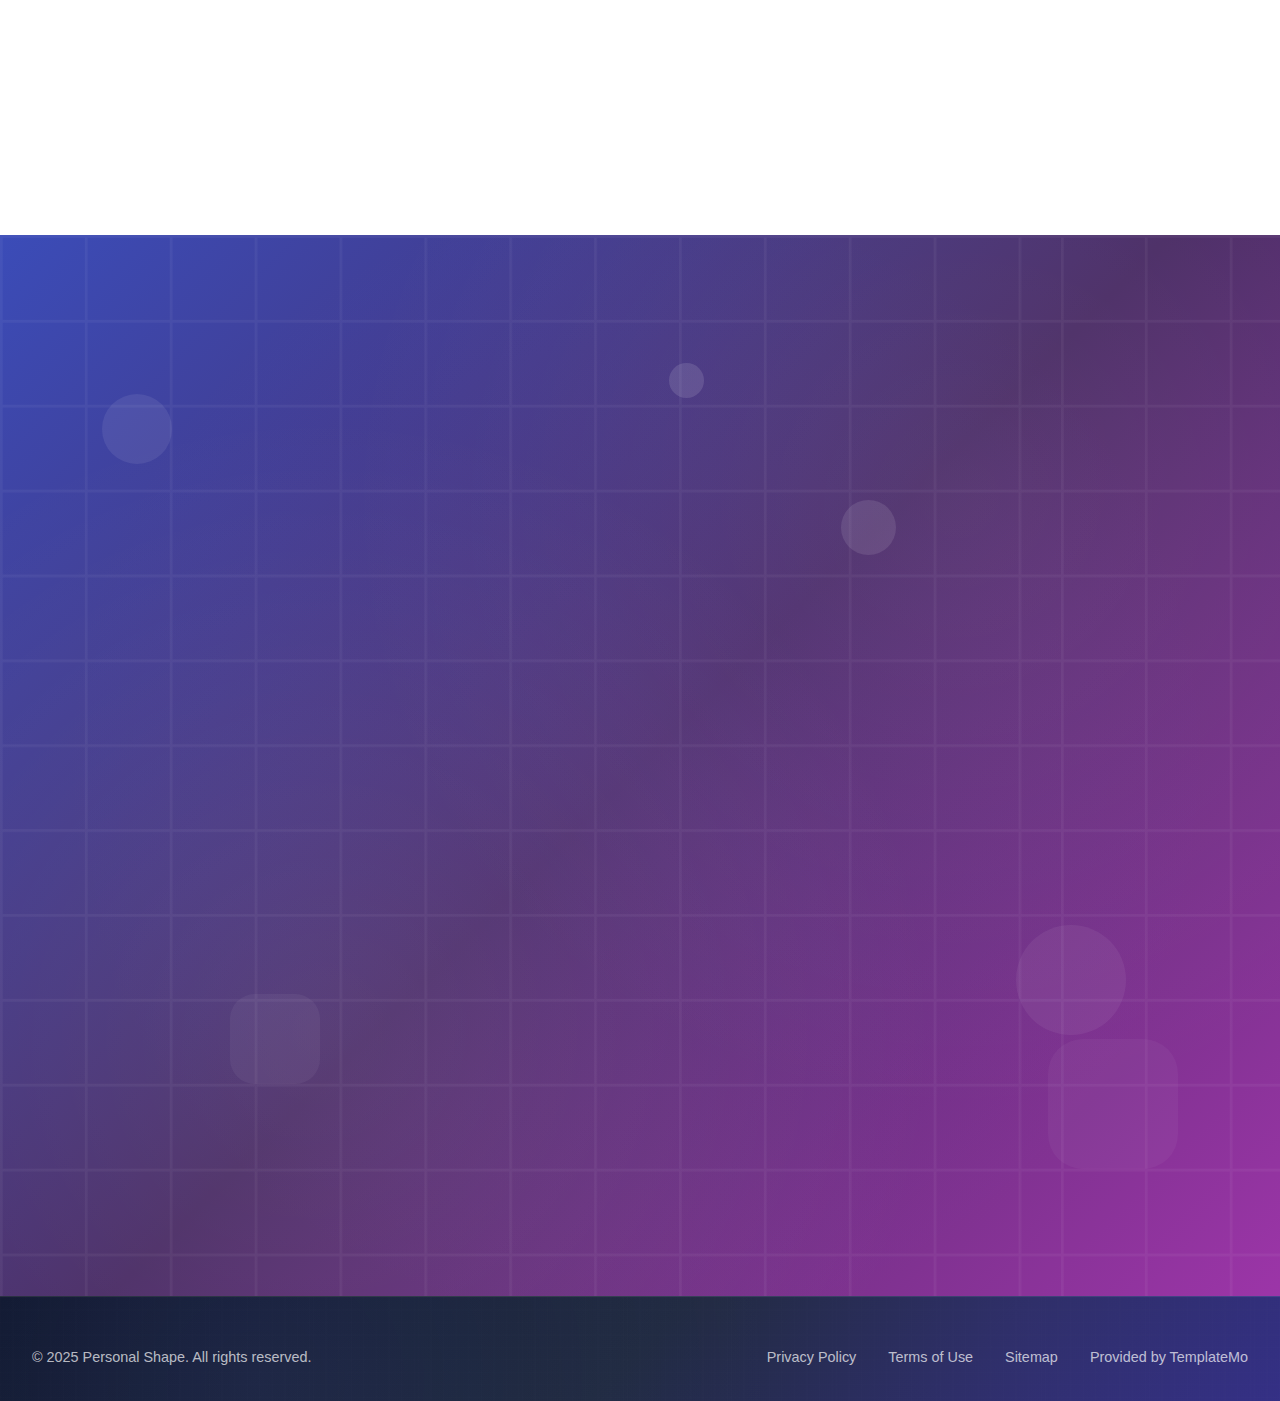
<file: Day-5/templatemo_593_personal_shape/index.html>
<!DOCTYPE html>
<html lang="en">
<head>
    <meta charset="UTF-8">
    <meta name="viewport" content="width=device-width, initial-scale=1.0">
    <title>Personal Shape - Creative Designer</title>
    <link href="templatemo-personal-style.css" rel="stylesheet">

<!--

TemplateMo 593 personal shape

https://templatemo.com/tm-593-personal-shape

-->
</head>
<body>
    <!-- Navigation -->
    <nav id="navbar">
        <div class="nav-container">
            <div class="logo">Personal Shape</div>
            <ul class="nav-links">
                <li><a href="#home">Home</a></li>
                <li><a href="#about">About</a></li>
                <li><a href="#portfolio">Portfolio</a></li>
                <li><a href="#contact">Contact</a></li>
            </ul>
            <div class="mobile-menu-toggle" id="mobileMenuToggle">
                <div class="hamburger"></div>
                <div class="hamburger"></div>
                <div class="hamburger"></div>
            </div>
        </div>
    </nav>

    <!-- Mobile Menu -->
    <div class="mobile-menu" id="mobileMenu">
        <ul class="mobile-nav-links">
            <li><a href="#home">Home</a></li>
            <li><a href="#about">About</a></li>
            <li><a href="#portfolio">Portfolio</a></li>
            <li><a href="#contact">Contact</a></li>
        </ul>
    </div>

    <!-- Hero Section -->
    <section id="home" class="hero">
        <div class="floating-shapes">
            <div class="shape shape-1"></div>
            <div class="shape shape-2"></div>
            <div class="shape shape-3"></div>
            <div class="shape shape-4"></div>
            <div class="shape shape-5"></div>
            <div class="shape shape-6"></div>
        </div>
        <div class="hero-content">
            <div class="hero-subtitle">Creative Designer</div>
            <h1>Transforming Ideas Into Beautiful Experiences</h1>
            <p class="subtitle">I craft digital experiences that captivate, engage, and inspire through thoughtful design and innovative solutions</p>
            <a href="#portfolio" class="cta-button">Explore My Work</a>
        </div>
        <div class="scroll-indicator" onclick="document.getElementById('about').scrollIntoView()"></div>
    </section>

    <!-- About Section -->
    <section id="about" class="about">
        <div class="container">
            <h2 class="section-title fade-in">About Me</h2>
            <div class="about-content">
                <div class="about-image slide-in-left"></div>
                <div class="about-text slide-in-right">
                    <h3>Passionate about creating meaningful digital experiences</h3>
                    <p>With over 5 years of experience in digital design, I specialize in creating user-centered solutions that bridge the gap between functionality and aesthetics. My approach combines strategic thinking with creative execution to deliver impactful results.</p>
                    <p>I believe that great design is not just about how it looks, but how it works and how it makes people feel. Every project is an opportunity to solve problems and create connections that matter.</p>
                    <p>When I'm not designing, you'll find me exploring new technologies, sketching ideas, or seeking inspiration in nature and architecture.</p>
                    <div class="skills">
                        <span class="skill-tag">UI/UX Design</span>
                        <span class="skill-tag">Web Development</span>
                        <span class="skill-tag">Brand Identity</span>
                        <span class="skill-tag">Motion Graphics</span>
                        <span class="skill-tag">Prototyping</span>
                        <span class="skill-tag">Design Systems</span>
                    </div>
                </div>
            </div>
        </div>
    </section>

    <!-- Portfolio Section -->
    <section id="portfolio" class="portfolio">
        <div class="container">
            <h2 class="section-title fade-in">Featured Work</h2>
            <div class="portfolio-grid">
                <div class="portfolio-item">
                    <div class="portfolio-image"></div>
                    <div class="portfolio-content">
                        <h4>E-commerce Platform</h4>
                        <p>A modern, responsive e-commerce solution with focus on user experience and conversion optimization. Built with scalability and performance in mind.</p>
                        <div class="portfolio-tech">
                            <span class="tech-tag">React</span>
                            <span class="tech-tag">Node.js</span>
                            <span class="tech-tag">MongoDB</span>
                            <span class="tech-tag">Stripe</span>
                        </div>
                    </div>
                </div>
                <div class="portfolio-item">
                    <div class="portfolio-image"></div>
                    <div class="portfolio-content">
                        <h4>Brand Identity System</h4>
                        <p>Complete visual identity redesign for a tech startup, including logo, guidelines, and digital assets. Creating a cohesive brand experience across all touchpoints.</p>
                        <div class="portfolio-tech">
                            <span class="tech-tag">Illustrator</span>
                            <span class="tech-tag">Photoshop</span>
                            <span class="tech-tag">Figma</span>
                            <span class="tech-tag">After Effects</span>
                        </div>
                    </div>
                </div>
                <div class="portfolio-item">
                    <div class="portfolio-image"></div>
                    <div class="portfolio-content">
                        <h4>Mobile App Design</h4>
                        <p>Intuitive mobile app interface for a fitness tracking application with focus on accessibility and user engagement through gamification.</p>
                        <div class="portfolio-tech">
                            <span class="tech-tag">Figma</span>
                            <span class="tech-tag">Principle</span>
                            <span class="tech-tag">React Native</span>
                            <span class="tech-tag">Lottie</span>
                        </div>
                    </div>
                </div>
                <div class="portfolio-item">
                    <div class="portfolio-image"></div>
                    <div class="portfolio-content">
                        <h4>Dashboard Interface</h4>
                        <p>Clean and functional dashboard design for data analytics platform with complex information architecture and real-time data visualization.</p>
                        <div class="portfolio-tech">
                            <span class="tech-tag">Vue.js</span>
                            <span class="tech-tag">D3.js</span>
                            <span class="tech-tag">SCSS</span>
                            <span class="tech-tag">Chart.js</span>
                        </div>
                    </div>
                </div>
                <div class="portfolio-item">
                    <div class="portfolio-image"></div>
                    <div class="portfolio-content">
                        <h4>Marketing Website</h4>
                        <p>Modern marketing website with interactive animations and optimized conversion funnels. Built for maximum performance and SEO.</p>
                        <div class="portfolio-tech">
                            <span class="tech-tag">Next.js</span>
                            <span class="tech-tag">Framer Motion</span>
                            <span class="tech-tag">Tailwind CSS</span>
                            <span class="tech-tag">Vercel</span>
                        </div>
                    </div>
                </div>
                <div class="portfolio-item">
                    <div class="portfolio-image"></div>
                    <div class="portfolio-content">
                        <h4>Creative Portfolio</h4>
                        <p>Artistic portfolio website featuring immersive galleries, smooth transitions, and creative storytelling for a digital artist.</p>
                        <div class="portfolio-tech">
                            <span class="tech-tag">React</span>
                            <span class="tech-tag">Three.js</span>
                            <span class="tech-tag">GSAP</span>
                            <span class="tech-tag">WebGL</span>
                        </div>
                    </div>
                </div>
            </div>
        </div>
    </section>

    <!-- Contact Section -->
    <section id="contact" class="contact">
        <div class="contact-floating-shapes">
            <div class="contact-shape contact-shape-1"></div>
            <div class="contact-shape contact-shape-2"></div>
            <div class="contact-shape contact-shape-3"></div>
            <div class="contact-shape contact-shape-4"></div>
            <div class="contact-shape contact-shape-5"></div>
            <div class="contact-shape contact-shape-6"></div>
        </div>
        <div class="container">
            <div class="contact-content">
                <h2 class="section-title fade-in">Let's Work Together</h2>
                <p class="fade-in">Ready to bring your vision to life? Let's discuss how we can create something amazing together. I'm always excited to take on new challenges and collaborate on innovative projects.</p>
                <form class="contact-form fade-in">
                    <div class="form-row">
                        <div class="form-group">
                            <label for="name">Name</label>
                            <input type="text" id="name" name="name" placeholder="Your full name" required>
                        </div>
                        <div class="form-group">
                            <label for="email">Email</label>
                            <input type="email" id="email" name="email" placeholder="your.email@example.com" required>
                        </div>
                    </div>
                    <div class="form-group">
                        <label for="subject">Subject</label>
                        <input type="text" id="subject" name="subject" placeholder="What's this about?" required>
                    </div>
                    <div class="form-group">
                        <label for="message">Message</label>
                        <textarea id="message" name="message" rows="6" placeholder="Tell me about your project..." required></textarea>
                    </div>
                    <button type="submit" class="submit-btn">Send Message</button>
                </form>
            </div>
        </div>
    </section>

    <!-- Footer -->
    <footer class="footer">
        <div class="container">
            <div class="footer-content">
                <div class="footer-left">
                    <p>&copy; 2025 Personal Shape. All rights reserved.</p>
                </div>
                <div class="footer-right">
                    <a href="#privacy">Privacy Policy</a>
                    <a href="#terms">Terms of Use</a>
                    <a href="#sitemap">Sitemap</a>
                    <a href="https://templatemo.com" target="_blank" rel="noopener nofollow">Provided by TemplateMo</a>
                </div>
            </div>
        </div>
    </footer>

<script src="templatemo-personal-javascripts.js"></script>

</body>
</html>
</file>
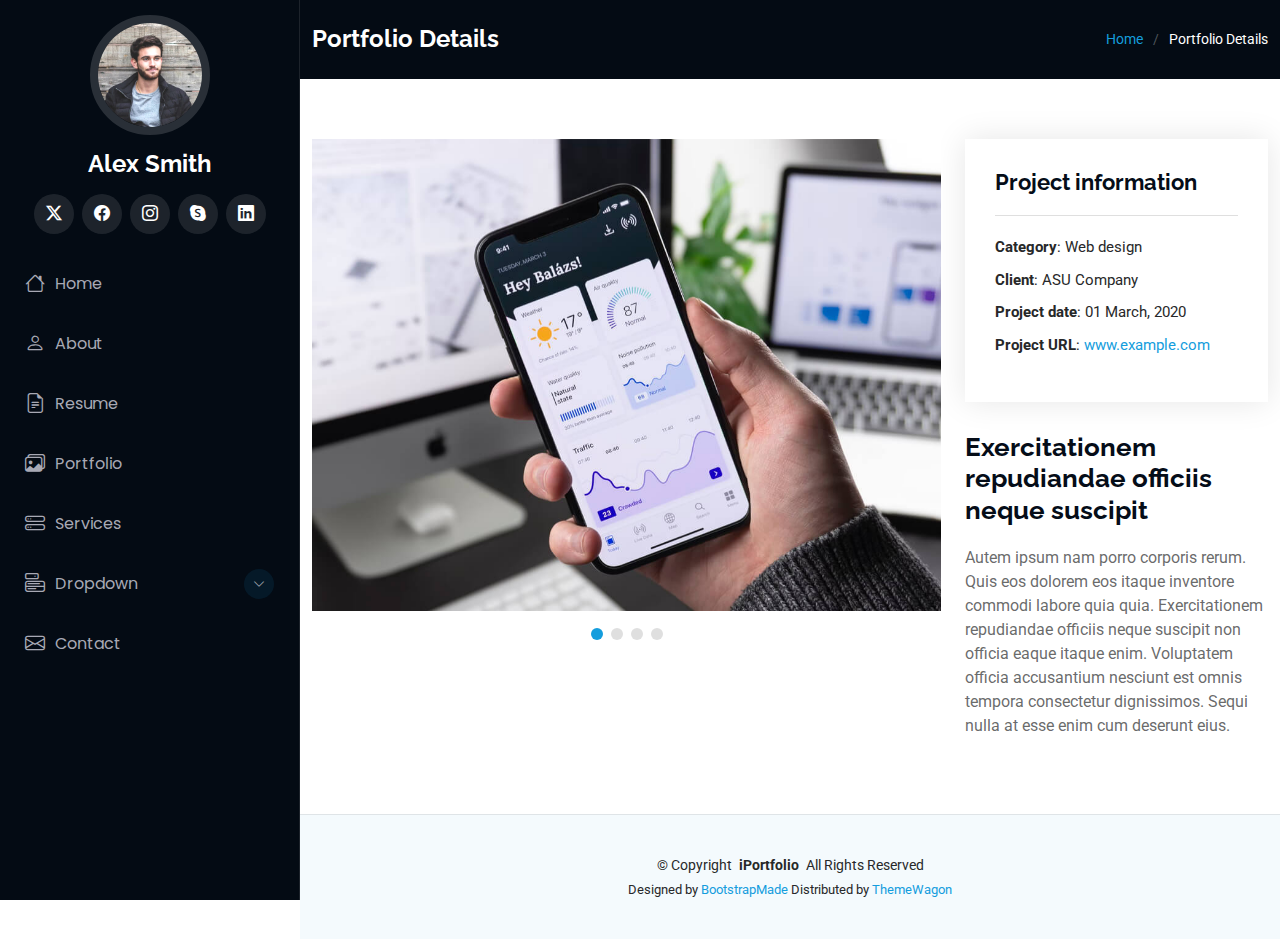
<file: Day-3/iPortfolio-1.0.0/portfolio-details.html>
<!DOCTYPE html>
<html lang="en">

<head>
  <meta charset="utf-8">
  <meta content="width=device-width, initial-scale=1.0" name="viewport">
  <title>Portfolio Details - iPortfolio Bootstrap Template</title>
  <meta content="" name="description">
  <meta content="" name="keywords">

  <!-- Favicons -->
  <link href="assets/img/favicon.png" rel="icon">
  <link href="assets/img/apple-touch-icon.png" rel="apple-touch-icon">

  <!-- Fonts -->
  <link href="https://fonts.googleapis.com" rel="preconnect">
  <link href="https://fonts.gstatic.com" rel="preconnect" crossorigin>
  <link href="https://fonts.googleapis.com/css2?family=Roboto:ital,wght@0,100;0,300;0,400;0,500;0,700;0,900;1,100;1,300;1,400;1,500;1,700;1,900&family=Poppins:ital,wght@0,100;0,200;0,300;0,400;0,500;0,600;0,700;0,800;0,900;1,100;1,200;1,300;1,400;1,500;1,600;1,700;1,800;1,900&family=Raleway:ital,wght@0,100;0,200;0,300;0,400;0,500;0,600;0,700;0,800;0,900;1,100;1,200;1,300;1,400;1,500;1,600;1,700;1,800;1,900&display=swap" rel="stylesheet">

  <!-- Vendor CSS Files -->
  <link href="assets/vendor/bootstrap/css/bootstrap.min.css" rel="stylesheet">
  <link href="assets/vendor/bootstrap-icons/bootstrap-icons.css" rel="stylesheet">
  <link href="assets/vendor/aos/aos.css" rel="stylesheet">
  <link href="assets/vendor/glightbox/css/glightbox.min.css" rel="stylesheet">
  <link href="assets/vendor/swiper/swiper-bundle.min.css" rel="stylesheet">

  <!-- Main CSS File -->
  <link href="assets/css/main.css" rel="stylesheet">

  <!-- =======================================================
  * Template Name: iPortfolio
  * Template URL: https://bootstrapmade.com/iportfolio-bootstrap-portfolio-websites-template/
  * Updated: Jun 29 2024 with Bootstrap v5.3.3
  * Author: BootstrapMade.com
  * License: https://bootstrapmade.com/license/
  ======================================================== -->
</head>

<body class="portfolio-details-page">

  <header id="header" class="header dark-background d-flex flex-column">
    <i class="header-toggle d-xl-none bi bi-list"></i>

    <div class="profile-img">
      <img src="assets/img/my-profile-img.jpg" alt="" class="img-fluid rounded-circle">
    </div>

    <a href="index.html" class="logo d-flex align-items-center justify-content-center">
      <!-- Uncomment the line below if you also wish to use an image logo -->
      <!-- <img src="assets/img/logo.png" alt=""> -->
      <h1 class="sitename">Alex Smith</h1>
    </a>

    <div class="social-links text-center">
      <a href="#" class="twitter"><i class="bi bi-twitter-x"></i></a>
      <a href="#" class="facebook"><i class="bi bi-facebook"></i></a>
      <a href="#" class="instagram"><i class="bi bi-instagram"></i></a>
      <a href="#" class="google-plus"><i class="bi bi-skype"></i></a>
      <a href="#" class="linkedin"><i class="bi bi-linkedin"></i></a>
    </div>

    <nav id="navmenu" class="navmenu">
      <ul>
        <li><a href="#hero"><i class="bi bi-house navicon"></i>Home</a></li>
        <li><a href="#about"><i class="bi bi-person navicon"></i> About</a></li>
        <li><a href="#resume"><i class="bi bi-file-earmark-text navicon"></i> Resume</a></li>
        <li><a href="#portfolio"><i class="bi bi-images navicon"></i> Portfolio</a></li>
        <li><a href="#services"><i class="bi bi-hdd-stack navicon"></i> Services</a></li>
        <li class="dropdown"><a href="#"><i class="bi bi-menu-button navicon"></i> <span>Dropdown</span> <i class="bi bi-chevron-down toggle-dropdown"></i></a>
          <ul>
            <li><a href="#">Dropdown 1</a></li>
            <li class="dropdown"><a href="#"><span>Deep Dropdown</span> <i class="bi bi-chevron-down toggle-dropdown"></i></a>
              <ul>
                <li><a href="#">Deep Dropdown 1</a></li>
                <li><a href="#">Deep Dropdown 2</a></li>
                <li><a href="#">Deep Dropdown 3</a></li>
                <li><a href="#">Deep Dropdown 4</a></li>
                <li><a href="#">Deep Dropdown 5</a></li>
              </ul>
            </li>
            <li><a href="#">Dropdown 2</a></li>
            <li><a href="#">Dropdown 3</a></li>
            <li><a href="#">Dropdown 4</a></li>
          </ul>
        </li>
        <li><a href="#contact"><i class="bi bi-envelope navicon"></i> Contact</a></li>
      </ul>
    </nav>

  </header>

  <main class="main">

    <!-- Page Title -->
    <div class="page-title dark-background">
      <div class="container d-lg-flex justify-content-between align-items-center">
        <h1 class="mb-2 mb-lg-0">Portfolio Details</h1>
        <nav class="breadcrumbs">
          <ol>
            <li><a href="index.html">Home</a></li>
            <li class="current">Portfolio Details</li>
          </ol>
        </nav>
      </div>
    </div><!-- End Page Title -->

    <!-- Portfolio Details Section -->
    <section id="portfolio-details" class="portfolio-details section">

      <div class="container" data-aos="fade-up" data-aos-delay="100">

        <div class="row gy-4">

          <div class="col-lg-8">
            <div class="portfolio-details-slider swiper init-swiper">

              <script type="application/json" class="swiper-config">
                {
                  "loop": true,
                  "speed": 600,
                  "autoplay": {
                    "delay": 5000
                  },
                  "slidesPerView": "auto",
                  "pagination": {
                    "el": ".swiper-pagination",
                    "type": "bullets",
                    "clickable": true
                  }
                }
              </script>

              <div class="swiper-wrapper align-items-center">

                <div class="swiper-slide">
                  <img src="assets/img/portfolio/app-1.jpg" alt="">
                </div>

                <div class="swiper-slide">
                  <img src="assets/img/portfolio/product-1.jpg" alt="">
                </div>

                <div class="swiper-slide">
                  <img src="assets/img/portfolio/branding-1.jpg" alt="">
                </div>

                <div class="swiper-slide">
                  <img src="assets/img/portfolio/books-1.jpg" alt="">
                </div>

              </div>
              <div class="swiper-pagination"></div>
            </div>
          </div>

          <div class="col-lg-4">
            <div class="portfolio-info" data-aos="fade-up" data-aos-delay="200">
              <h3>Project information</h3>
              <ul>
                <li><strong>Category</strong>: Web design</li>
                <li><strong>Client</strong>: ASU Company</li>
                <li><strong>Project date</strong>: 01 March, 2020</li>
                <li><strong>Project URL</strong>: <a href="#">www.example.com</a></li>
              </ul>
            </div>
            <div class="portfolio-description" data-aos="fade-up" data-aos-delay="300">
              <h2>Exercitationem repudiandae officiis neque suscipit</h2>
              <p>
                Autem ipsum nam porro corporis rerum. Quis eos dolorem eos itaque inventore commodi labore quia quia. Exercitationem repudiandae officiis neque suscipit non officia eaque itaque enim. Voluptatem officia accusantium nesciunt est omnis tempora consectetur dignissimos. Sequi nulla at esse enim cum deserunt eius.
              </p>
            </div>
          </div>

        </div>

      </div>

    </section><!-- /Portfolio Details Section -->

  </main>

  <footer id="footer" class="footer position-relative light-background">

    <div class="container">
      <div class="copyright text-center ">
        <p>© <span>Copyright</span> <strong class="px-1 sitename">iPortfolio</strong> <span>All Rights Reserved</span></p>
      </div>
      <div class="credits">
        <!-- All the links in the footer should remain intact. -->
        <!-- You can delete the links only if you've purchased the pro version. -->
        <!-- Licensing information: https://bootstrapmade.com/license/ -->
        <!-- Purchase the pro version with working PHP/AJAX contact form: [buy-url] -->
        Designed by <a href="https://bootstrapmade.com/">BootstrapMade</a> Distributed by <a href="https://themewagon.com">ThemeWagon</a>
      </div>
    </div>

  </footer>

  <!-- Scroll Top -->
  <a href="#" id="scroll-top" class="scroll-top d-flex align-items-center justify-content-center"><i class="bi bi-arrow-up-short"></i></a>

  <!-- Preloader -->
  <div id="preloader"></div>

  <!-- Vendor JS Files -->
  <script src="assets/vendor/bootstrap/js/bootstrap.bundle.min.js"></script>
  <script src="assets/vendor/php-email-form/validate.js"></script>
  <script src="assets/vendor/aos/aos.js"></script>
  <script src="assets/vendor/typed.js/typed.umd.js"></script>
  <script src="assets/vendor/purecounter/purecounter_vanilla.js"></script>
  <script src="assets/vendor/waypoints/noframework.waypoints.js"></script>
  <script src="assets/vendor/glightbox/js/glightbox.min.js"></script>
  <script src="assets/vendor/imagesloaded/imagesloaded.pkgd.min.js"></script>
  <script src="assets/vendor/isotope-layout/isotope.pkgd.min.js"></script>
  <script src="assets/vendor/swiper/swiper-bundle.min.js"></script>

  <!-- Main JS File -->
  <script src="assets/js/main.js"></script>

</body>

</html>
</file>
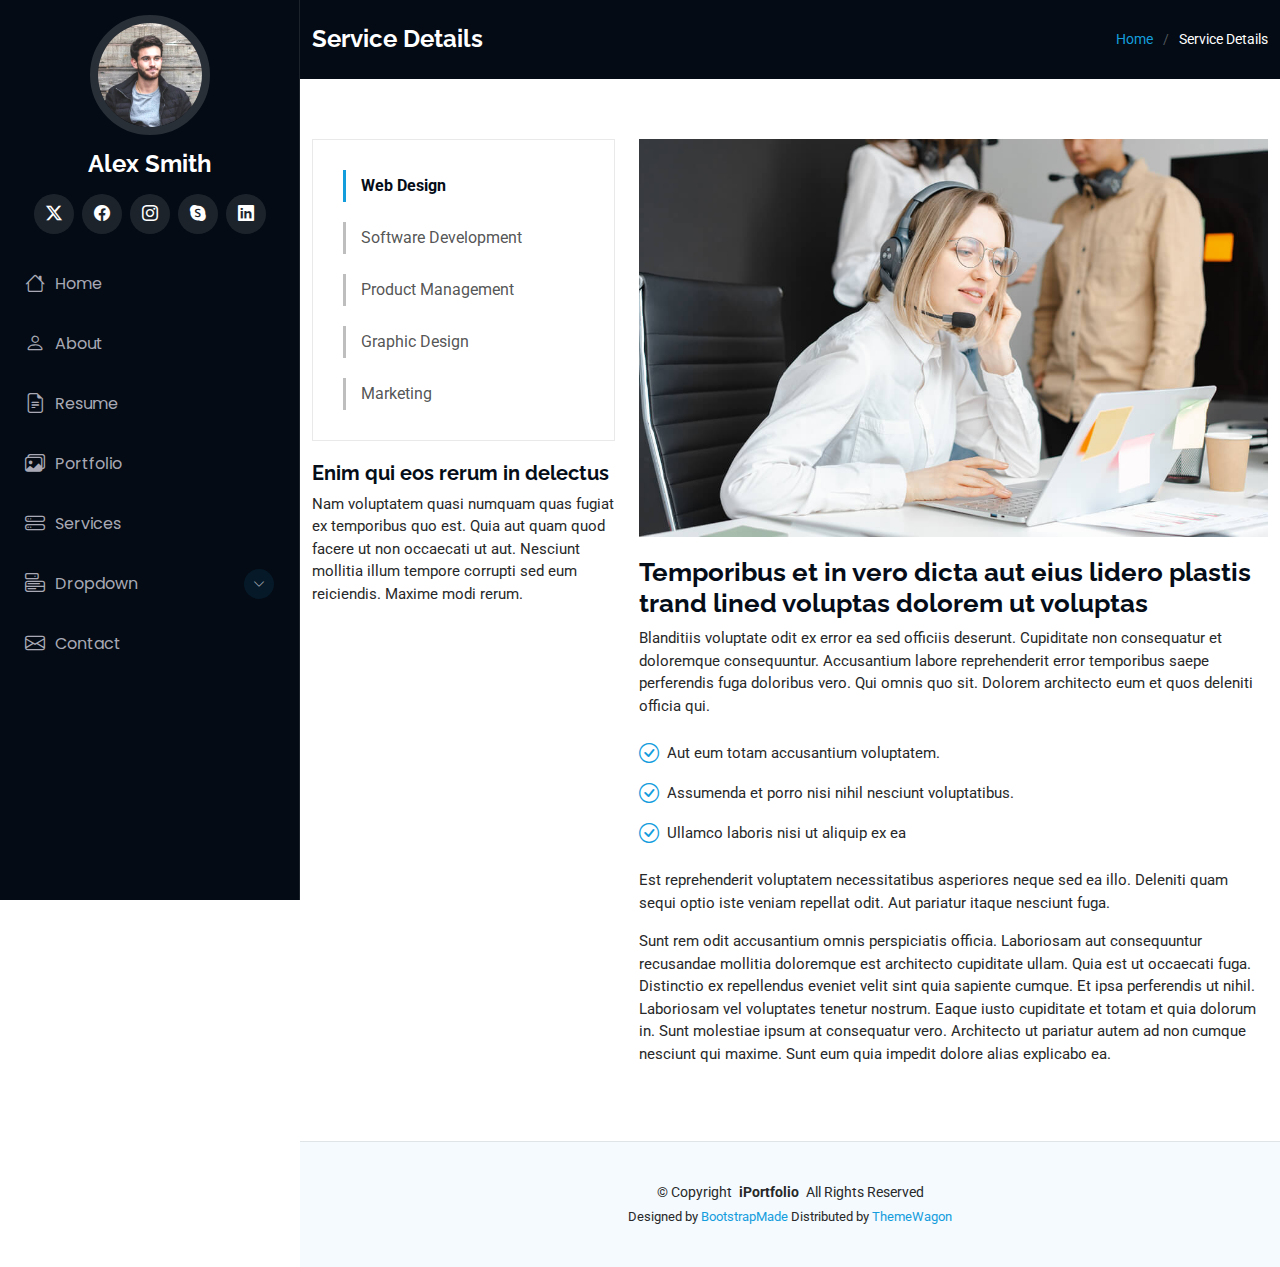
<file: Day-3/iPortfolio-1.0.0/service-details.html>
<!DOCTYPE html>
<html lang="en">

<head>
  <meta charset="utf-8">
  <meta content="width=device-width, initial-scale=1.0" name="viewport">
  <title>Service Details - iPortfolio Bootstrap Template</title>
  <meta content="" name="description">
  <meta content="" name="keywords">

  <!-- Favicons -->
  <link href="assets/img/favicon.png" rel="icon">
  <link href="assets/img/apple-touch-icon.png" rel="apple-touch-icon">

  <!-- Fonts -->
  <link href="https://fonts.googleapis.com" rel="preconnect">
  <link href="https://fonts.gstatic.com" rel="preconnect" crossorigin>
  <link href="https://fonts.googleapis.com/css2?family=Roboto:ital,wght@0,100;0,300;0,400;0,500;0,700;0,900;1,100;1,300;1,400;1,500;1,700;1,900&family=Poppins:ital,wght@0,100;0,200;0,300;0,400;0,500;0,600;0,700;0,800;0,900;1,100;1,200;1,300;1,400;1,500;1,600;1,700;1,800;1,900&family=Raleway:ital,wght@0,100;0,200;0,300;0,400;0,500;0,600;0,700;0,800;0,900;1,100;1,200;1,300;1,400;1,500;1,600;1,700;1,800;1,900&display=swap" rel="stylesheet">

  <!-- Vendor CSS Files -->
  <link href="assets/vendor/bootstrap/css/bootstrap.min.css" rel="stylesheet">
  <link href="assets/vendor/bootstrap-icons/bootstrap-icons.css" rel="stylesheet">
  <link href="assets/vendor/aos/aos.css" rel="stylesheet">
  <link href="assets/vendor/glightbox/css/glightbox.min.css" rel="stylesheet">
  <link href="assets/vendor/swiper/swiper-bundle.min.css" rel="stylesheet">

  <!-- Main CSS File -->
  <link href="assets/css/main.css" rel="stylesheet">

  <!-- =======================================================
  * Template Name: iPortfolio
  * Template URL: https://bootstrapmade.com/iportfolio-bootstrap-portfolio-websites-template/
  * Updated: Jun 29 2024 with Bootstrap v5.3.3
  * Author: BootstrapMade.com
  * License: https://bootstrapmade.com/license/
  ======================================================== -->
</head>

<body class="service-details-page">

  <header id="header" class="header dark-background d-flex flex-column">
    <i class="header-toggle d-xl-none bi bi-list"></i>

    <div class="profile-img">
      <img src="assets/img/my-profile-img.jpg" alt="" class="img-fluid rounded-circle">
    </div>

    <a href="index.html" class="logo d-flex align-items-center justify-content-center">
      <!-- Uncomment the line below if you also wish to use an image logo -->
      <!-- <img src="assets/img/logo.png" alt=""> -->
      <h1 class="sitename">Alex Smith</h1>
    </a>

    <div class="social-links text-center">
      <a href="#" class="twitter"><i class="bi bi-twitter-x"></i></a>
      <a href="#" class="facebook"><i class="bi bi-facebook"></i></a>
      <a href="#" class="instagram"><i class="bi bi-instagram"></i></a>
      <a href="#" class="google-plus"><i class="bi bi-skype"></i></a>
      <a href="#" class="linkedin"><i class="bi bi-linkedin"></i></a>
    </div>

    <nav id="navmenu" class="navmenu">
      <ul>
        <li><a href="#hero"><i class="bi bi-house navicon"></i>Home</a></li>
        <li><a href="#about"><i class="bi bi-person navicon"></i> About</a></li>
        <li><a href="#resume"><i class="bi bi-file-earmark-text navicon"></i> Resume</a></li>
        <li><a href="#portfolio"><i class="bi bi-images navicon"></i> Portfolio</a></li>
        <li><a href="#services"><i class="bi bi-hdd-stack navicon"></i> Services</a></li>
        <li class="dropdown"><a href="#"><i class="bi bi-menu-button navicon"></i> <span>Dropdown</span> <i class="bi bi-chevron-down toggle-dropdown"></i></a>
          <ul>
            <li><a href="#">Dropdown 1</a></li>
            <li class="dropdown"><a href="#"><span>Deep Dropdown</span> <i class="bi bi-chevron-down toggle-dropdown"></i></a>
              <ul>
                <li><a href="#">Deep Dropdown 1</a></li>
                <li><a href="#">Deep Dropdown 2</a></li>
                <li><a href="#">Deep Dropdown 3</a></li>
                <li><a href="#">Deep Dropdown 4</a></li>
                <li><a href="#">Deep Dropdown 5</a></li>
              </ul>
            </li>
            <li><a href="#">Dropdown 2</a></li>
            <li><a href="#">Dropdown 3</a></li>
            <li><a href="#">Dropdown 4</a></li>
          </ul>
        </li>
        <li><a href="#contact"><i class="bi bi-envelope navicon"></i> Contact</a></li>
      </ul>
    </nav>

  </header>

  <main class="main">

    <!-- Page Title -->
    <div class="page-title dark-background">
      <div class="container d-lg-flex justify-content-between align-items-center">
        <h1 class="mb-2 mb-lg-0">Service Details</h1>
        <nav class="breadcrumbs">
          <ol>
            <li><a href="index.html">Home</a></li>
            <li class="current">Service Details</li>
          </ol>
        </nav>
      </div>
    </div><!-- End Page Title -->

    <!-- Service Details Section -->
    <section id="service-details" class="service-details section">

      <div class="container">

        <div class="row gy-4">

          <div class="col-lg-4" data-aos="fade-up" data-aos-delay="100">
            <div class="services-list">
              <a href="#" class="active">Web Design</a>
              <a href="#">Software Development</a>
              <a href="#">Product Management</a>
              <a href="#">Graphic Design</a>
              <a href="#">Marketing</a>
            </div>

            <h4>Enim qui eos rerum in delectus</h4>
            <p>Nam voluptatem quasi numquam quas fugiat ex temporibus quo est. Quia aut quam quod facere ut non occaecati ut aut. Nesciunt mollitia illum tempore corrupti sed eum reiciendis. Maxime modi rerum.</p>
          </div>

          <div class="col-lg-8" data-aos="fade-up" data-aos-delay="200">
            <img src="assets/img/services.jpg" alt="" class="img-fluid services-img">
            <h3>Temporibus et in vero dicta aut eius lidero plastis trand lined voluptas dolorem ut voluptas</h3>
            <p>
              Blanditiis voluptate odit ex error ea sed officiis deserunt. Cupiditate non consequatur et doloremque consequuntur. Accusantium labore reprehenderit error temporibus saepe perferendis fuga doloribus vero. Qui omnis quo sit. Dolorem architecto eum et quos deleniti officia qui.
            </p>
            <ul>
              <li><i class="bi bi-check-circle"></i> <span>Aut eum totam accusantium voluptatem.</span></li>
              <li><i class="bi bi-check-circle"></i> <span>Assumenda et porro nisi nihil nesciunt voluptatibus.</span></li>
              <li><i class="bi bi-check-circle"></i> <span>Ullamco laboris nisi ut aliquip ex ea</span></li>
            </ul>
            <p>
              Est reprehenderit voluptatem necessitatibus asperiores neque sed ea illo. Deleniti quam sequi optio iste veniam repellat odit. Aut pariatur itaque nesciunt fuga.
            </p>
            <p>
              Sunt rem odit accusantium omnis perspiciatis officia. Laboriosam aut consequuntur recusandae mollitia doloremque est architecto cupiditate ullam. Quia est ut occaecati fuga. Distinctio ex repellendus eveniet velit sint quia sapiente cumque. Et ipsa perferendis ut nihil. Laboriosam vel voluptates tenetur nostrum. Eaque iusto cupiditate et totam et quia dolorum in. Sunt molestiae ipsum at consequatur vero. Architecto ut pariatur autem ad non cumque nesciunt qui maxime. Sunt eum quia impedit dolore alias explicabo ea.
            </p>
          </div>

        </div>

      </div>

    </section><!-- /Service Details Section -->

  </main>

  <footer id="footer" class="footer position-relative light-background">

    <div class="container">
      <div class="copyright text-center ">
        <p>© <span>Copyright</span> <strong class="px-1 sitename">iPortfolio</strong> <span>All Rights Reserved</span></p>
      </div>
      <div class="credits">
        <!-- All the links in the footer should remain intact. -->
        <!-- You can delete the links only if you've purchased the pro version. -->
        <!-- Licensing information: https://bootstrapmade.com/license/ -->
        <!-- Purchase the pro version with working PHP/AJAX contact form: [buy-url] -->
        Designed by <a href="https://bootstrapmade.com/">BootstrapMade</a> Distributed by <a href="https://themewagon.com">ThemeWagon</a>
      </div>
    </div>

  </footer>

  <!-- Scroll Top -->
  <a href="#" id="scroll-top" class="scroll-top d-flex align-items-center justify-content-center"><i class="bi bi-arrow-up-short"></i></a>

  <!-- Preloader -->
  <div id="preloader"></div>

  <!-- Vendor JS Files -->
  <script src="assets/vendor/bootstrap/js/bootstrap.bundle.min.js"></script>
  <script src="assets/vendor/php-email-form/validate.js"></script>
  <script src="assets/vendor/aos/aos.js"></script>
  <script src="assets/vendor/typed.js/typed.umd.js"></script>
  <script src="assets/vendor/purecounter/purecounter_vanilla.js"></script>
  <script src="assets/vendor/waypoints/noframework.waypoints.js"></script>
  <script src="assets/vendor/glightbox/js/glightbox.min.js"></script>
  <script src="assets/vendor/imagesloaded/imagesloaded.pkgd.min.js"></script>
  <script src="assets/vendor/isotope-layout/isotope.pkgd.min.js"></script>
  <script src="assets/vendor/swiper/swiper-bundle.min.js"></script>

  <!-- Main JS File -->
  <script src="assets/js/main.js"></script>

</body>

</html>
</file>
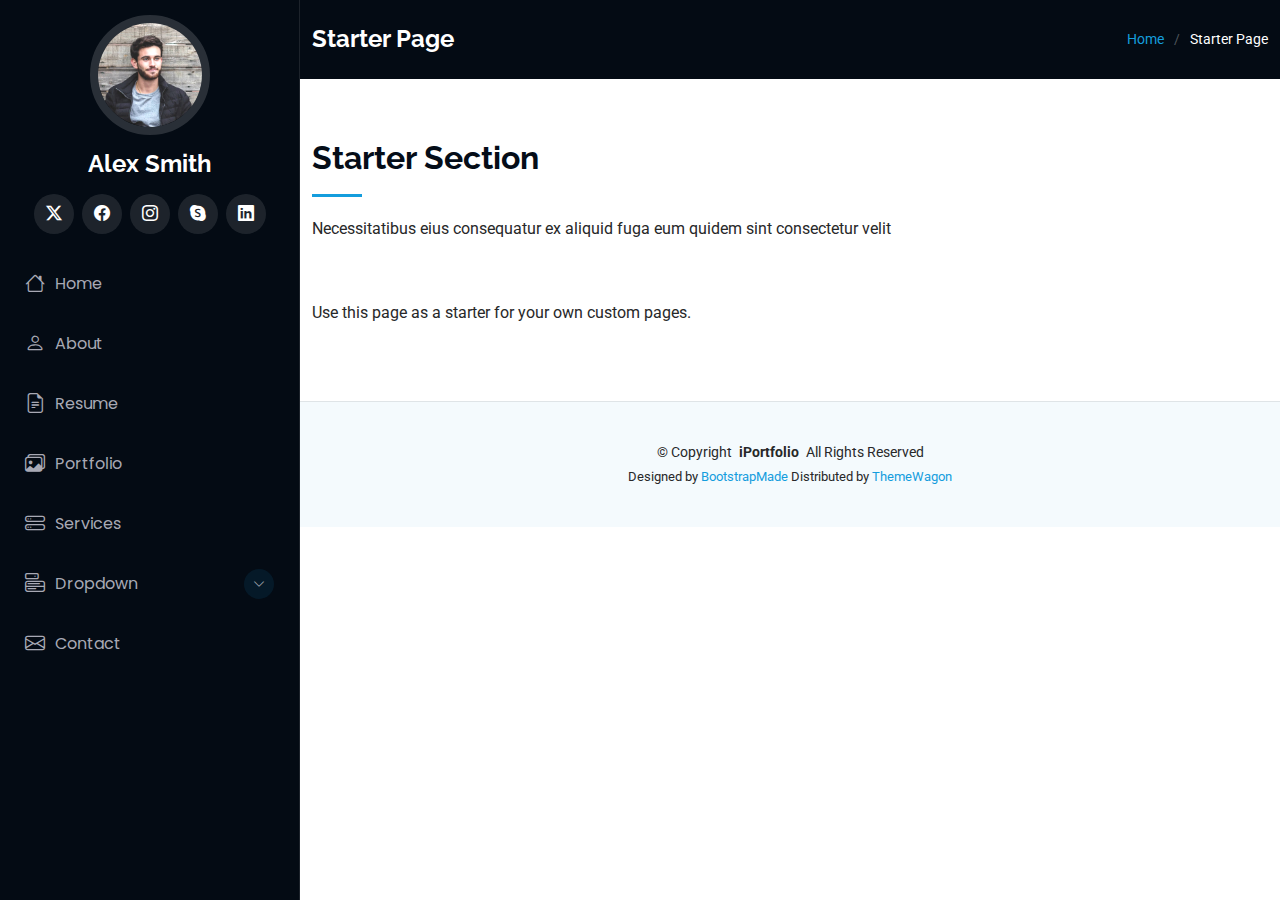
<file: Day-3/iPortfolio-1.0.0/starter-page.html>
<!DOCTYPE html>
<html lang="en">

<head>
  <meta charset="utf-8">
  <meta content="width=device-width, initial-scale=1.0" name="viewport">
  <title>Starter Page - iPortfolio Bootstrap Template</title>
  <meta content="" name="description">
  <meta content="" name="keywords">

  <!-- Favicons -->
  <link href="assets/img/favicon.png" rel="icon">
  <link href="assets/img/apple-touch-icon.png" rel="apple-touch-icon">

  <!-- Fonts -->
  <link href="https://fonts.googleapis.com" rel="preconnect">
  <link href="https://fonts.gstatic.com" rel="preconnect" crossorigin>
  <link href="https://fonts.googleapis.com/css2?family=Roboto:ital,wght@0,100;0,300;0,400;0,500;0,700;0,900;1,100;1,300;1,400;1,500;1,700;1,900&family=Poppins:ital,wght@0,100;0,200;0,300;0,400;0,500;0,600;0,700;0,800;0,900;1,100;1,200;1,300;1,400;1,500;1,600;1,700;1,800;1,900&family=Raleway:ital,wght@0,100;0,200;0,300;0,400;0,500;0,600;0,700;0,800;0,900;1,100;1,200;1,300;1,400;1,500;1,600;1,700;1,800;1,900&display=swap" rel="stylesheet">

  <!-- Vendor CSS Files -->
  <link href="assets/vendor/bootstrap/css/bootstrap.min.css" rel="stylesheet">
  <link href="assets/vendor/bootstrap-icons/bootstrap-icons.css" rel="stylesheet">
  <link href="assets/vendor/aos/aos.css" rel="stylesheet">
  <link href="assets/vendor/glightbox/css/glightbox.min.css" rel="stylesheet">
  <link href="assets/vendor/swiper/swiper-bundle.min.css" rel="stylesheet">

  <!-- Main CSS File -->
  <link href="assets/css/main.css" rel="stylesheet">

  <!-- =======================================================
  * Template Name: iPortfolio
  * Template URL: https://bootstrapmade.com/iportfolio-bootstrap-portfolio-websites-template/
  * Updated: Jun 29 2024 with Bootstrap v5.3.3
  * Author: BootstrapMade.com
  * License: https://bootstrapmade.com/license/
  ======================================================== -->
</head>

<body class="starter-page-page">

  <header id="header" class="header dark-background d-flex flex-column">
    <i class="header-toggle d-xl-none bi bi-list"></i>

    <div class="profile-img">
      <img src="assets/img/my-profile-img.jpg" alt="" class="img-fluid rounded-circle">
    </div>

    <a href="index.html" class="logo d-flex align-items-center justify-content-center">
      <!-- Uncomment the line below if you also wish to use an image logo -->
      <!-- <img src="assets/img/logo.png" alt=""> -->
      <h1 class="sitename">Alex Smith</h1>
    </a>

    <div class="social-links text-center">
      <a href="#" class="twitter"><i class="bi bi-twitter-x"></i></a>
      <a href="#" class="facebook"><i class="bi bi-facebook"></i></a>
      <a href="#" class="instagram"><i class="bi bi-instagram"></i></a>
      <a href="#" class="google-plus"><i class="bi bi-skype"></i></a>
      <a href="#" class="linkedin"><i class="bi bi-linkedin"></i></a>
    </div>

    <nav id="navmenu" class="navmenu">
      <ul>
        <li><a href="#hero"><i class="bi bi-house navicon"></i>Home</a></li>
        <li><a href="#about"><i class="bi bi-person navicon"></i> About</a></li>
        <li><a href="#resume"><i class="bi bi-file-earmark-text navicon"></i> Resume</a></li>
        <li><a href="#portfolio"><i class="bi bi-images navicon"></i> Portfolio</a></li>
        <li><a href="#services"><i class="bi bi-hdd-stack navicon"></i> Services</a></li>
        <li class="dropdown"><a href="#"><i class="bi bi-menu-button navicon"></i> <span>Dropdown</span> <i class="bi bi-chevron-down toggle-dropdown"></i></a>
          <ul>
            <li><a href="#">Dropdown 1</a></li>
            <li class="dropdown"><a href="#"><span>Deep Dropdown</span> <i class="bi bi-chevron-down toggle-dropdown"></i></a>
              <ul>
                <li><a href="#">Deep Dropdown 1</a></li>
                <li><a href="#">Deep Dropdown 2</a></li>
                <li><a href="#">Deep Dropdown 3</a></li>
                <li><a href="#">Deep Dropdown 4</a></li>
                <li><a href="#">Deep Dropdown 5</a></li>
              </ul>
            </li>
            <li><a href="#">Dropdown 2</a></li>
            <li><a href="#">Dropdown 3</a></li>
            <li><a href="#">Dropdown 4</a></li>
          </ul>
        </li>
        <li><a href="#contact"><i class="bi bi-envelope navicon"></i> Contact</a></li>
      </ul>
    </nav>

  </header>

  <main class="main">

    <!-- Page Title -->
    <div class="page-title dark-background">
      <div class="container d-lg-flex justify-content-between align-items-center">
        <h1 class="mb-2 mb-lg-0">Starter Page</h1>
        <nav class="breadcrumbs">
          <ol>
            <li><a href="index.html">Home</a></li>
            <li class="current">Starter Page</li>
          </ol>
        </nav>
      </div>
    </div><!-- End Page Title -->

    <!-- Starter Section Section -->
    <section id="starter-section" class="starter-section section">

      <!-- Section Title -->
      <div class="container section-title" data-aos="fade-up">
        <h2>Starter Section</h2>
        <p>Necessitatibus eius consequatur ex aliquid fuga eum quidem sint consectetur velit</p>
      </div><!-- End Section Title -->

      <div class="container" data-aos="fade-up">
        <p>Use this page as a starter for your own custom pages.</p>
      </div>

    </section><!-- /Starter Section Section -->

  </main>

  <footer id="footer" class="footer position-relative light-background">

    <div class="container">
      <div class="copyright text-center ">
        <p>© <span>Copyright</span> <strong class="px-1 sitename">iPortfolio</strong> <span>All Rights Reserved</span></p>
      </div>
      <div class="credits">
        <!-- All the links in the footer should remain intact. -->
        <!-- You can delete the links only if you've purchased the pro version. -->
        <!-- Licensing information: https://bootstrapmade.com/license/ -->
        <!-- Purchase the pro version with working PHP/AJAX contact form: [buy-url] -->
        Designed by <a href="https://bootstrapmade.com/">BootstrapMade</a> Distributed by <a href="https://themewagon.com">ThemeWagon</a>
      </div>
    </div>

  </footer>

  <!-- Scroll Top -->
  <a href="#" id="scroll-top" class="scroll-top d-flex align-items-center justify-content-center"><i class="bi bi-arrow-up-short"></i></a>

  <!-- Preloader -->
  <div id="preloader"></div>

  <!-- Vendor JS Files -->
  <script src="assets/vendor/bootstrap/js/bootstrap.bundle.min.js"></script>
  <script src="assets/vendor/php-email-form/validate.js"></script>
  <script src="assets/vendor/aos/aos.js"></script>
  <script src="assets/vendor/typed.js/typed.umd.js"></script>
  <script src="assets/vendor/purecounter/purecounter_vanilla.js"></script>
  <script src="assets/vendor/waypoints/noframework.waypoints.js"></script>
  <script src="assets/vendor/glightbox/js/glightbox.min.js"></script>
  <script src="assets/vendor/imagesloaded/imagesloaded.pkgd.min.js"></script>
  <script src="assets/vendor/isotope-layout/isotope.pkgd.min.js"></script>
  <script src="assets/vendor/swiper/swiper-bundle.min.js"></script>

  <!-- Main JS File -->
  <script src="assets/js/main.js"></script>

</body>

</html>
</file>
<file: Day-10/website-files/css/style.css>
* {
    margin: 0;
    padding: 0;
    box-sizing: border-box;
}

body {
    font-family: 'Arial', sans-serif;
    line-height: 1.6;
    color: #333;
}

header {
    background: #2c3e50;
    color: white;
    padding: 1rem 0;
    position: fixed;
    width: 100%;
    top: 0;
    z-index: 1000;
    box-shadow: 0 2px 5px rgba(0,0,0,0.1);
}

nav {
    display: flex;
    justify-content: space-between;
    align-items: center;
    max-width: 1200px;
    margin: 0 auto;
    padding: 0 2rem;
}

.logo {
    font-size: 1.5rem;
    font-weight: bold;
}

nav ul {
    display: flex;
    list-style: none;
}

nav ul li {
    margin-left: 2rem;
}

nav ul li a {
    color: white;
    text-decoration: none;
    transition: color 0.3s;
    padding: 0.5rem 1rem;
    border-radius: 5px;
}

nav ul li a:hover,
nav ul li a.active {
    color: #3498db;
    background: rgba(52, 152, 219, 0.1);
}

main {
    margin-top: 80px;
}

.hero {
    background: linear-gradient(135deg, #667eea 0%, #764ba2 100%);
    color: white;
    text-align: center;
    padding: 4rem 2rem;
    min-height: 60vh;
    display: flex;
    align-items: center;
    justify-content: center;
}

.hero-content h1 {
    font-size: 3rem;
    margin-bottom: 1rem;
    animation: fadeInUp 1s ease-out;
}

.hero-content p {
    font-size: 1.2rem;
    margin-bottom: 2rem;
    animation: fadeInUp 1s ease-out 0.2s both;
}

.profile-placeholder {
    margin: 2rem 0;
    animation: fadeInUp 1s ease-out 0.4s both;
}

.profile-img-placeholder {
    width: 200px;
    height: 200px;
    border-radius: 50%;
    margin: 0 auto;
    border: 5px solid white;
    background: rgba(255,255,255,0.2);
    display: flex;
    align-items: center;
    justify-content: center;
    font-size: 1rem;
    color: rgba(255,255,255,0.8);
}

.btn {
    display: inline-block;
    background: #3498db;
    color: white;
    padding: 12px 30px;
    text-decoration: none;
    border-radius: 5px;
    transition: all 0.3s;
    animation: fadeInUp 1s ease-out 0.6s both;
}

.btn:hover {
    background: #2980b9;
    transform: translateY(-2px);
    box-shadow: 0 5px 15px rgba(0,0,0,0.2);
}

section {
    padding: 4rem 2rem;
    max-width: 1200px;
    margin: 0 auto;
}

.about, .projects, .contact {
    text-align: center;
}

.about h2, .projects h2, .contact h2 {
    font-size: 2.5rem;
    margin-bottom: 2rem;
    color: #2c3e50;
    position: relative;
}

.about h2::after, .projects h2::after, .contact h2::after {
    content: '';
    position: absolute;
    bottom: -10px;
    left: 50%;
    transform: translateX(-50%);
    width: 50px;
    height: 3px;
    background: #3498db;
}

.about p {
    font-size: 1.1rem;
    max-width: 600px;
    margin: 0 auto 2rem;
    color: #666;
}

.skills {
    margin-top: 2rem;
}

.skills h3 {
    margin-bottom: 1rem;
    color: #2c3e50;
}

.skills ul {
    list-style: none;
    display: flex;
    justify-content: center;
    flex-wrap: wrap;
    gap: 1rem;
}

.skills li {
    background: #ecf0f1;
    padding: 0.5rem 1rem;
    border-radius: 20px;
    color: #2c3e50;
    transition: all 0.3s;
}

.skills li:hover {
    background: #3498db;
    color: white;
    transform: translateY(-2px);
}

.project-grid {
    display: grid;
    grid-template-columns: repeat(auto-fit, minmax(300px, 1fr));
    gap: 2rem;
    margin-top: 2rem;
}

.project-card {
    background: white;
    padding: 2rem;
    border-radius: 10px;
    box-shadow: 0 5px 15px rgba(0,0,0,0.1);
    transition: all 0.3s;
    border: 1px solid #ecf0f1;
}

.project-card:hover {
    transform: translateY(-5px);
    box-shadow: 0 10px 25px rgba(0,0,0,0.15);
}

.project-card h3 {
    color: #2c3e50;
    margin-bottom: 1rem;
    font-size: 1.3rem;
}

.project-card p {
    color: #666;
    margin-bottom: 1rem;
}

.tech {
    display: inline-block;
    background: #3498db;
    color: white;
    padding: 0.3rem 0.8rem;
    border-radius: 15px;
    font-size: 0.8rem;
    margin-top: 1rem;
}

.contact p {
    margin: 0.5rem 0;
    font-size: 1.1rem;
}

footer {
    background: #2c3e50;
    color: white;
    text-align: center;
    padding: 2rem;
    margin-top: 2rem;
}

footer p {
    margin: 0.5rem 0;
}

/* Error Page Styles */
.error-page {
    min-height: 100vh;
    display: flex;
    flex-direction: column;
    justify-content: center;
    align-items: center;
    text-align: center;
    padding: 2rem;
    background: linear-gradient(135deg, #667eea 0%, #764ba2 100%);
    color: white;
}

.error-content h1 {
    font-size: 8rem;
    color: #e74c3c;
    margin-bottom: 1rem;
    text-shadow: 2px 2px 4px rgba(0,0,0,0.3);
}

.error-content h2 {
    font-size: 2rem;
    margin-bottom: 1rem;
}

.error-content p {
    font-size: 1.1rem;
    margin-bottom: 2rem;
    max-width: 500px;
}

.error-details {
    background: rgba(255,255,255,0.1);
    padding: 1.5rem;
    border-radius: 10px;
    margin: 2rem 0;
    text-align: left;
}

.error-details ul {
    margin-top: 1rem;
    padding-left: 1.5rem;
}

.error-details li {
    margin: 0.5rem 0;
}

.error-footer {
    margin-top: 2rem;
    opacity: 0.8;
}

/* Animations */
@keyframes fadeInUp {
    from {
        opacity: 0;
        transform: translateY(30px);
    }
    to {
        opacity: 1;
        transform: translateY(0);
    }
}

/* Responsive Design */
@media (max-width: 768px) {
    nav {
        flex-direction: column;
        gap: 1rem;
        padding: 1rem;
    }

    nav ul {
        flex-direction: column;
        gap: 0.5rem;
        width: 100%;
    }

    nav ul li {
        margin: 0;
    }

    nav ul li a {
        display: block;
        text-align: center;
    }

    main {
        margin-top: 120px;
    }

    .hero-content h1 {
        font-size: 2rem;
    }

    .profile-img-placeholder {
        width: 150px;
        height: 150px;
        font-size: 0.9rem;
    }

    section {
        padding: 2rem 1rem;
    }

    .about h2, .projects h2, .contact h2 {
        font-size: 2rem;
    }

    .project-grid {
        grid-template-columns: 1fr;
        gap: 1rem;
    }

    .skills ul {
        flex-direction: column;
        align-items: center;
    }

    .error-content h1 {
        font-size: 4rem;
    }

    .error-content h2 {
        font-size: 1.5rem;
    }
}

@media (max-width: 480px) {
    .hero {
        padding: 2rem 1rem;
    }

    .hero-content h1 {
        font-size: 1.5rem;
    }

    .hero-content p {
        font-size: 1rem;
    }

    .profile-img-placeholder {
        width: 120px;
        height: 120px;
        font-size: 0.8rem;
    }

    .btn {
        padding: 10px 20px;
        font-size: 0.9rem;
    }
}
</file>
<file: Day-3/templatemo_594_nexus_flow/templatemo-nexus-style.css>
/*

TemplateMo 594 nexus flow

https://templatemo.com/tm-594-nexus-flow

*/

@charset "utf-8";
/* CSS Document */

 * {
            margin: 0;
            padding: 0;
            box-sizing: border-box;
        }

        :root {
            --primary-grey: #e5e7eb;
            --primary-orange: #f97316;
            --primary-purple: #7c3aed;
            --secondary-amber: #fbbf24;
            --dark-bg: #1a0b2e;
            --darker-bg: #0f051a;
            --card-bg: rgba(229, 231, 235, 0.03);
            --border-color: rgba(229, 231, 235, 0.2);
            --text-primary: #ffffff;
            --text-secondary: #a1a1aa;
            --primary-cyan: #00ffff;
            --primary-pink: #ff00ff;
        }

        body {
            font-family: 'JetBrains Mono', 'Fira Code', monospace;
            background: var(--darker-bg);
            color: var(--text-primary);
            line-height: 1.6;
            overflow-x: hidden;
        }

        /* Enhanced Cyberpunk Background */
        .cyber-bg {
            position: fixed;
            top: 0;
            left: 0;
            width: 100%;
            height: 100%;
            background: var(--darker-bg);
            overflow: hidden;
            z-index: -5;
        }

        /* Animated gradient background */
        .cyber-gradient {
            position: absolute;
            top: -50%;
            left: -50%;
            width: 200%;
            height: 200%;
            background: 
                radial-gradient(circle at 20% 30%, rgba(0, 255, 255, 0.15) 0%, transparent 50%),
                radial-gradient(circle at 80% 70%, rgba(255, 0, 255, 0.15) 0%, transparent 50%),
                radial-gradient(circle at 40% 80%, rgba(124, 58, 237, 0.15) 0%, transparent 50%),
                radial-gradient(circle at 60% 20%, rgba(249, 115, 22, 0.15) 0%, transparent 50%);
            animation: gradientRotate 30s linear infinite;
            filter: blur(40px);
        }

        @keyframes gradientRotate {
            0% { transform: rotate(0deg) scale(1); }
            50% { transform: rotate(180deg) scale(1.2); }
            100% { transform: rotate(360deg) scale(1); }
        }

        /* Matrix rain effect */
        .matrix-rain {
            position: absolute;
            top: 0;
            left: 0;
            width: 100%;
            height: 100%;
            overflow: hidden;
            opacity: 0.15;
        }

        .matrix-column {
            position: absolute;
            top: -100vh;
            font-family: 'Courier New', monospace;
            font-size: 14px;
            color: var(--primary-cyan);
            text-shadow: 0 0 5px var(--primary-cyan);
            animation: matrixFall linear infinite;
            writing-mode: vertical-rl;
            text-orientation: upright;
            background: linear-gradient(to bottom, transparent 0%, var(--primary-cyan) 50%, transparent 100%);
            -webkit-background-clip: text;
            background-clip: text;
            -webkit-text-fill-color: transparent;
        }

        .matrix-column:nth-child(3n) {
            color: var(--primary-pink);
            text-shadow: 0 0 5px var(--primary-pink);
            background: linear-gradient(to bottom, transparent 0%, var(--primary-pink) 50%, transparent 100%);
        }

        .matrix-column:nth-child(5n) {
            color: var(--primary-purple);
            text-shadow: 0 0 5px var(--primary-purple);
            background: linear-gradient(to bottom, transparent 0%, var(--primary-purple) 50%, transparent 100%);
        }

        @keyframes matrixFall {
            0% { transform: translateY(0); }
            100% { transform: translateY(200vh); }
        }

        /* Animated grid overlay */
        .grid-overlay {
            position: fixed;
            top: 0;
            left: 0;
            width: 100%;
            height: 100%;
            z-index: -2;
        }

        .grid-lines {
            position: absolute;
            top: 0;
            left: 0;
            width: 100%;
            height: 100%;
            background-image: 
                linear-gradient(rgba(0, 255, 255, 0.05) 1px, transparent 1px),
                linear-gradient(90deg, rgba(0, 255, 255, 0.05) 1px, transparent 1px);
            background-size: 50px 50px;
            animation: gridMove 20s linear infinite;
        }

        .grid-glow {
            position: absolute;
            top: 0;
            left: 0;
            width: 100%;
            height: 100%;
            background-image: 
                linear-gradient(rgba(255, 0, 255, 0.03) 2px, transparent 2px),
                linear-gradient(90deg, rgba(255, 0, 255, 0.03) 2px, transparent 2px);
            background-size: 100px 100px;
            animation: gridMove 30s linear infinite reverse;
        }

        @keyframes gridMove {
            0% { transform: translate(0, 0); }
            100% { transform: translate(50px, 50px); }
        }

        /* Floating particles */
        .particles {
            position: fixed;
            top: 0;
            left: 0;
            width: 100%;
            height: 100%;
            overflow: hidden;
            z-index: -3;
        }

        .particle {
            position: absolute;
            width: 4px;
            height: 4px;
            background: var(--primary-cyan);
            border-radius: 50%;
            box-shadow: 0 0 10px var(--primary-cyan);
            animation: float 20s infinite;
            opacity: 0;
            transition: transform 0.3s ease, box-shadow 0.3s ease;
        }

        .particle:nth-child(odd) {
            background: var(--primary-pink);
            box-shadow: 0 0 10px var(--primary-pink);
            animation-duration: 25s;
        }

        @keyframes float {
            0% {
                transform: translateY(100vh) translateX(0);
                opacity: 0;
            }
            10% {
                opacity: 1;
            }
            90% {
                opacity: 1;
            }
            100% {
                transform: translateY(-100vh) translateX(100px);
                opacity: 0;
            }
        }

        /* Glowing orbs */
        .orb {
            position: fixed;
            border-radius: 50%;
            filter: blur(80px);
            opacity: 0.5;
            animation: orbFloat 20s ease-in-out infinite;
            pointer-events: none;
            z-index: -4;
        }

        .orb1 {
            width: 300px;
            height: 300px;
            background: var(--primary-cyan);
            top: 10%;
            left: -150px;
            animation-delay: 0s;
        }

        .orb2 {
            width: 400px;
            height: 400px;
            background: var(--primary-pink);
            bottom: 10%;
            right: -200px;
            animation-delay: 5s;
        }

        .orb3 {
            width: 250px;
            height: 250px;
            background: var(--primary-purple);
            top: 50%;
            left: 50%;
            animation-delay: 10s;
        }

        @keyframes orbFloat {
            0%, 100% {
                transform: translate(0, 0) scale(1);
            }
            33% {
                transform: translate(100px, -50px) scale(1.1);
            }
            66% {
                transform: translate(-50px, 100px) scale(0.9);
            }
        }

        /* Scanlines effect */
        .scanlines {
            position: fixed;
            top: 0;
            left: 0;
            width: 100%;
            height: 100%;
            pointer-events: none;
            z-index: -1;
        }

        .scanlines::before {
            content: '';
            position: absolute;
            top: 0;
            left: 0;
            width: 100%;
            height: 100%;
            background: linear-gradient(
                transparent 0%,
                rgba(0, 255, 255, 0.03) 50%,
                transparent 100%
            );
            background-size: 100% 4px;
            animation: scanline 8s linear infinite;
        }

        .scanlines::after {
            content: '';
            position: absolute;
            top: 0;
            left: 0;
            width: 100%;
            height: 100%;
            background: radial-gradient(ellipse at center, transparent 0%, rgba(0, 0, 0, 0.8) 100%);
            pointer-events: none;
        }

        /* Noise texture overlay */
        .noise-overlay {
            position: fixed;
            top: 0;
            left: 0;
            width: 100%;
            height: 100%;
            opacity: 0.03;
            z-index: -1;
            pointer-events: none;
            background-image: 
                repeating-linear-gradient(45deg, transparent, transparent 2px, rgba(255, 255, 255, 0.03) 2px, rgba(255, 255, 255, 0.03) 4px),
                repeating-linear-gradient(-45deg, transparent, transparent 2px, rgba(0, 255, 255, 0.02) 2px, rgba(0, 255, 255, 0.02) 4px);
        }

        @keyframes scanline {
            0% { transform: translateY(-100%); }
            100% { transform: translateY(100%); }
        }

        /* Navigation */
        nav {
            position: fixed;
            top: 0;
            width: 100%;
            padding: 1rem 2rem;
            background: rgba(15, 15, 35, 0.9);
            backdrop-filter: blur(20px);
            border-bottom: 1px solid var(--border-color);
            z-index: 10000;
            transition: all 0.3s ease;
        }

        .nav-container {
            max-width: 1400px;
            margin: 0 auto;
            display: flex;
            justify-content: space-between;
            align-items: center;
        }

        /* Mobile Menu Button */
        .mobile-menu-button {
            display: none;
            background: none;
            border: none;
            color: var(--primary-cyan);
            font-size: 1.5rem;
            cursor: pointer;
            position: relative;
            width: 30px;
            height: 30px;
            transition: all 0.3s ease;
        }

        .mobile-menu-button:hover {
            color: var(--primary-orange);
            transform: scale(1.1);
        }

        .hamburger {
            position: relative;
            width: 25px;
            height: 20px;
            margin: auto;
        }

        .hamburger span {
            display: block;
            position: absolute;
            height: 2px;
            width: 100%;
            background: var(--primary-cyan);
            border-radius: 1px;
            opacity: 1;
            left: 0;
            transform: rotate(0deg);
            transition: all 0.25s ease-in-out;
            box-shadow: 0 0 5px var(--primary-cyan);
            transform-origin: center;
        }

        .hamburger span:nth-child(1) {
            top: 0px;
        }

        .hamburger span:nth-child(2) {
            top: 9px;
        }

        .hamburger span:nth-child(3) {
            top: 18px;
        }

        .mobile-menu-button.active .hamburger span:nth-child(1) {
            top: 9px;
            transform: rotate(135deg);
            background: var(--primary-orange);
        }

        .mobile-menu-button.active .hamburger span:nth-child(2) {
            opacity: 0;
            left: -25px;
        }

        .mobile-menu-button.active .hamburger span:nth-child(3) {
            top: 9px;
            transform: rotate(-135deg);
            background: var(--primary-orange);
        }

        /* Mobile Menu */
        .mobile-menu {
            position: fixed;
            top: 78px;
            right: -100%;
            width: 80%;
            max-width: 350px;
            height: calc(100vh - 78px);
            background: var(--darker-bg);
            backdrop-filter: blur(20px);
            border-left: 2px solid var(--border-color);
            z-index: 9999;
            transition: right 0.4s cubic-bezier(0.23, 1, 0.32, 1);
            overflow-y: auto;
            box-shadow: -10px 0 30px rgba(0, 0, 0, 0.5);
            display: flex;
            flex-direction: column;
        }

        .mobile-menu.active {
            right: 0;
        }

        .mobile-menu-overlay {
            position: fixed;
            top: 0;
            left: 0;
            width: 100%;
            height: 100vh;
            background: rgba(0, 0, 0, 0.7);
            z-index: 9998;
            opacity: 0;
            visibility: hidden;
            transition: all 0.3s ease;
        }

        .mobile-menu-overlay.active {
            opacity: 1;
            visibility: visible;
        }

        .mobile-menu-header {
            padding: 2rem;
            border-bottom: 1px solid var(--border-color);
            display: flex;
            justify-content: space-between;
            align-items: center;
            flex-shrink: 0;
        }

        .mobile-menu-logo {
            font-size: 1.5rem;
            font-weight: 700;
            color: var(--primary-cyan);
            text-shadow: 0 0 15px var(--primary-cyan);
            text-decoration: none;
            display: inline-block;
            transition: all 0.3s ease;
        }

        .mobile-menu-logo::before {
            content: '>';
            margin-right: 0.5rem;
            color: var(--primary-orange);
            transition: all 0.3s ease;
        }

        .mobile-menu-logo::after {
            content: '_';
            animation: blink 1s infinite;
            color: var(--primary-cyan);
        }

        .mobile-menu-logo:hover {
            text-shadow: 0 0 25px var(--primary-cyan);
            transform: scale(1.05);
        }

        .mobile-menu-logo:hover::before {
            margin-right: 0.8rem;
            text-shadow: 0 0 10px var(--primary-orange);
        }

        .mobile-menu-close {
            background: none;
            border: none;
            color: var(--primary-cyan);
            font-size: 1.5rem;
            cursor: pointer;
            width: 30px;
            height: 30px;
            display: flex;
            align-items: center;
            justify-content: center;
            transition: all 0.3s ease;
        }

        .mobile-menu-close:hover {
            color: var(--primary-orange);
            transform: rotate(90deg);
        }

        .mobile-menu-nav {
            padding: 0;
            flex-grow: 1;
        }

        .mobile-menu-nav ul {
            list-style: none;
            padding: 0;
            margin: 0;
        }

        .mobile-menu-nav li {
            margin: 0;
        }

        .mobile-menu-nav a {
            display: block;
            padding: 1.5rem 2rem;
            color: var(--text-secondary);
            text-decoration: none;
            font-weight: 600;
            text-transform: uppercase;
            letter-spacing: 1px;
            font-size: 1.1rem;
            transition: all 0.3s ease;
            position: relative;
            border-bottom: 1px solid rgba(229, 231, 235, 0.1);
        }

        .mobile-menu-nav a:hover {
            color: var(--primary-cyan);
            background: rgba(0, 255, 255, 0.05);
            padding-left: 3rem;
            text-shadow: 0 0 10px var(--primary-cyan);
        }

        .mobile-menu-nav a::before {
            content: '>';
            position: absolute;
            left: 2rem;
            opacity: 0;
            transform: translateX(-10px);
            transition: all 0.3s ease;
            color: var(--primary-orange);
        }

        .mobile-menu-nav a:hover::before {
            opacity: 1;
            transform: translateX(0);
        }

        .mobile-menu-nav li:last-child a {
            border-bottom: none;
        }

        .mobile-menu-cta {
            padding: 2rem;
            flex-shrink: 0;
            border-bottom: 1px solid var(--border-color);
        }

        .cyber-button {
            display: inline-block;
            background: linear-gradient(135deg, var(--primary-cyan), var(--primary-purple));
            color: var(--darker-bg);
            padding: 1rem 2rem;
            text-decoration: none;
            font-weight: 700;
            text-transform: uppercase;
            letter-spacing: 2px;
            transition: all 0.3s ease;
            clip-path: polygon(15px 0%, 100% 0%, calc(100% - 15px) 100%, 0% 100%);
            box-shadow: 0 0 20px rgba(0, 255, 255, 0.3);
            width: 100%;
            text-align: center;
        }

        .cyber-button:hover {
            transform: translateY(-2px);
            box-shadow: 0 0 30px rgba(0, 255, 255, 0.5);
        }

        /* Animation keyframes for mobile menu */
        @keyframes slideInLeft {
            from {
                opacity: 0;
                transform: translateX(20px);
            }
            to {
                opacity: 1;
                transform: translateX(0);
            }
        }

        @keyframes slideInUp {
            from {
                opacity: 0;
                transform: translateY(20px);
            }
            to {
                opacity: 1;
                transform: translateY(0);
            }
        }

        /* Desktop Navigation Layout */
        @media (min-width: 769px) {
            .mobile-menu-button {
                display: none !important;
            }
            
            .nav-container {
                flex-direction: row;
                align-items: center;
                gap: 0;
            }
            
            .nav-top {
                flex: 0 0 auto;
            }
            
            .nav-links {
                flex: 1;
                display: flex;
                flex-direction: row;
                justify-content: center;
                margin: 0 2rem;
                max-width: none;
            }
            
            .nav-links a {
                padding: 0;
                border-bottom: none;
                font-size: 0.9rem;
            }
            
            .nav-links a:hover {
                background: none;
                transform: none;
                padding-left: 0;
            }
            
            .nav-links a::before {
                display: none;
            }
            
            .nav-bottom {
                flex: 0 0 auto;
            }
            
            .cyber-button {
                width: auto;
                max-width: none;
            }
        }

        .logo {
            font-size: 1.8rem;
            font-weight: 700;
            color: var(--primary-cyan);
            text-shadow: 0 0 20px var(--primary-cyan);
            position: relative;
            cursor: pointer;
            text-decoration: none;
            display: inline-block;
            transition: all 0.3s ease;
        }

        .logo:hover {
            text-shadow: 0 0 30px var(--primary-cyan);
            transform: scale(1.05);
        }

        .logo::before {
            content: '>';
            margin-right: 0.5rem;
            color: var(--primary-orange);
            transition: all 0.3s ease;
        }

        .logo:hover::before {
            margin-right: 0.8rem;
            text-shadow: 0 0 10px var(--primary-orange);
        }

        .logo::after {
            content: '_';
            animation: blink 1s infinite;
            color: var(--primary-cyan);
        }

        @keyframes blink {
            0%, 50% { opacity: 1; }
            51%, 100% { opacity: 0; }
        }

        .nav-links {
            display: flex;
            list-style: none;
            gap: 2.5rem;
        }

        .nav-links a {
            color: var(--text-secondary);
            text-decoration: none;
            font-weight: 500;
            transition: all 0.3s ease;
            position: relative;
            text-transform: uppercase;
            font-size: 0.9rem;

            letter-spacing: 1px;
        }

        .nav-links a:hover {
            color: var(--primary-cyan);
            text-shadow: 0 0 10px var(--primary-cyan);
        }

        .nav-links a::before {
            content: '';
            position: absolute;
            bottom: -5px;
            left: 0;
            width: 0;
            height: 2px;
            background: linear-gradient(90deg, var(--primary-cyan), var(--primary-purple));
            transition: width 0.3s ease;
            box-shadow: 0 0 10px var(--primary-cyan);
        }

        .nav-links a:hover::before {
            width: 100%;
        }

        /* Hero Section */
        .hero {
            padding: 150px 2rem 100px;
            text-align: center;
            position: relative;
            min-height: 100vh;
            display: flex;
            align-items: center;
        }

        .hero-container {
            max-width: 1400px;
            margin: 0 auto;
            width: 100%;
        }

        .hero-title {
            font-size: clamp(3rem, 8vw, 6rem);
            font-weight: 900;
            margin-bottom: 2rem;
            text-transform: uppercase;
            letter-spacing: 3px;
            position: relative;
            cursor: pointer;
            line-height: 1.2;
        }

        .hero-nexus {
            background: linear-gradient(135deg, var(--primary-cyan), #00ccff);
            background: -webkit-linear-gradient(135deg, var(--primary-cyan), #00ccff);
            -webkit-background-clip: text;
            background-clip: text;
            -webkit-text-fill-color: transparent;
            display: inline-block;
            transition: all 0.3s ease;
            animation: cyanPulse 3s ease-in-out infinite;
            position: relative;
        }

        .hero-flow {
            background: linear-gradient(135deg, var(--primary-purple), var(--primary-pink));
            background: -webkit-linear-gradient(135deg, var(--primary-purple), var(--primary-pink));
            -webkit-background-clip: text;
            background-clip: text;
            -webkit-text-fill-color: transparent;
            margin-left: 0.1em;
            display: inline-block;
            transition: all 0.3s ease;
            animation: purplePulse 3s ease-in-out infinite;
            animation-delay: 1.5s;
            position: relative;
        }

        @keyframes cyanPulse {
            0%, 100% { 
                filter: brightness(1) drop-shadow(0 0 15px rgba(0, 255, 255, 0.6));
                transform: translateY(0) scale(1);
            }
            50% { 
                filter: brightness(1.1) drop-shadow(0 0 25px rgba(0, 255, 255, 0.8));
                transform: translateY(-2px) scale(1.01);
            }
        }

        @keyframes purplePulse {
            0%, 100% { 
                filter: brightness(1) drop-shadow(0 0 15px rgba(255, 0, 255, 0.6));
                transform: translateY(0) scale(1);
            }
            50% { 
                filter: brightness(1.1) drop-shadow(0 0 25px rgba(255, 0, 255, 0.8));
                transform: translateY(-2px) scale(1.01);
            }
        }

        /* Clean hover effect */
        .hero-title:hover .hero-nexus {
            transform: translateX(-3px) scale(1.02);
            filter: brightness(1.2) drop-shadow(0 0 30px rgba(0, 255, 255, 0.9));
        }

        .hero-title:hover .hero-flow {
            transform: translateX(3px) scale(1.02);
            filter: brightness(1.2) drop-shadow(0 0 30px rgba(255, 0, 255, 0.9));
        }

        /* Subtle background glow for each word */
        .hero-nexus::before {
            content: '';
            position: absolute;
            top: 50%;
            left: 50%;
            transform: translate(-50%, -50%);
            width: 200%;
            height: 200%;
            background: radial-gradient(circle, rgba(0, 255, 255, 0.08) 0%, transparent 60%);
            filter: blur(50px);
            z-index: -1;
            animation: glowPulse 4s ease-in-out infinite;
            pointer-events: none;
        }

        .hero-flow::before {
            content: '';
            position: absolute;
            top: 50%;
            left: 50%;
            transform: translate(-50%, -50%);
            width: 200%;
            height: 200%;
            background: radial-gradient(circle, rgba(255, 0, 255, 0.08) 0%, transparent 60%);
            filter: blur(50px);
            z-index: -1;
            animation: glowPulse 4s ease-in-out infinite;
            animation-delay: 2s;
            pointer-events: none;
        }

        @keyframes glowPulse {
            0%, 100% { opacity: 0.5; transform: translate(-50%, -50%) scale(0.9); }
            50% { opacity: 0.8; transform: translate(-50%, -50%) scale(1); }
        }

        /* Apply animation pause on hover */
        .hero-title:hover .hero-nexus,
        .hero-title:hover .hero-flow {
            animation-play-state: paused;
        }

        /* Border animation */
        .hero-nexus::after,
        .hero-flow::after {
            content: '';
            position: absolute;
            bottom: -10px;
            left: 0;
            width: 0;
            height: 3px;
            transition: width 0.3s ease;
        }

        .hero-nexus::after {
            background: linear-gradient(90deg, var(--primary-cyan), transparent);
        }

        .hero-flow::after {
            background: linear-gradient(90deg, transparent, var(--primary-pink));
            left: auto;
            right: 0;
        }

        .hero-title:hover .hero-nexus::after,
        .hero-title:hover .hero-flow::after {
            width: 100%;
        }

        /* Typing effect for hero text on load */
        @keyframes typeIn {
            0% { 
                opacity: 0;
                transform: translateY(20px);
            }
            100% { 
                opacity: 1;
                transform: translateY(0);
            }
        }

        /* Remove scanner line for cleaner look */

        .hero-subtitle {
            font-size: 1.5rem;
            color: var(--text-secondary);
            margin-bottom: 3rem;
            max-width: 800px;
            margin-left: auto;
            margin-right: auto;
            font-weight: 300;
            opacity: 0.9;
            background: linear-gradient(135deg, var(--text-secondary), var(--primary-grey));
            -webkit-background-clip: text;
            background-clip: text;
            -webkit-text-fill-color: transparent;
        }

        .hero-buttons {
            display: flex;
            gap: 2rem;
            justify-content: center;
            flex-wrap: wrap;
        }

        .btn-primary {
            background: linear-gradient(135deg, var(--primary-cyan), var(--primary-purple));
            color: var(--darker-bg);
            padding: 1.2rem 3rem;
            border: none;
            text-decoration: none;
            font-weight: 700;
            text-transform: uppercase;
            letter-spacing: 2px;
            position: relative;
            overflow: hidden;
            transition: all 0.3s ease;
            clip-path: polygon(20px 0%, 100% 0%, calc(100% - 20px) 100%, 0% 100%);
        }

        .btn-primary:hover {
            transform: translateY(-3px);
            box-shadow: 0 15px 40px rgba(0, 255, 255, 0.4);
        }

        .btn-secondary {
            background: transparent;
            color: var(--primary-cyan);
            padding: 1.2rem 3rem;
            border: 2px solid var(--primary-cyan);
            text-decoration: none;
            font-weight: 700;
            text-transform: uppercase;
            letter-spacing: 2px;
            transition: all 0.3s ease;
            position: relative;
            overflow: hidden;
            clip-path: polygon(20px 0%, 100% 0%, calc(100% - 20px) 100%, 0% 100%);
        }

        .btn-secondary:hover {
            background: var(--primary-cyan);
            color: var(--darker-bg);
            box-shadow: 0 0 30px var(--primary-cyan);
        }

        /* Features Section */
        .features {
            padding: 120px 2rem;
            position: relative;
        }

        .features-container {
            max-width: 1400px;
            margin: 0 auto;
        }

        .section-header {
            text-align: center;
            margin-bottom: 5rem;
        }

        .section-title {
            font-size: 3rem;
            font-weight: 800;
            color: var(--primary-cyan);
            text-transform: uppercase;
            letter-spacing: 2px;
            margin-bottom: 1rem;
            position: relative;
            text-shadow: 0 0 20px rgba(0, 255, 255, 0.5);
        }

        .section-title::after {
            content: '';
            position: absolute;
            bottom: -10px;
            left: 50%;
            transform: translateX(-50%);
            width: 100px;
            height: 3px;
            background: linear-gradient(90deg, var(--primary-cyan), var(--primary-purple));
            box-shadow: 0 0 20px var(--primary-cyan);
        }

        .section-subtitle {
            font-size: 1.2rem;
            color: var(--text-secondary);
            max-width: 600px;
            margin: 0 auto;
        }

        .features-grid {
            display: grid;
            grid-template-columns: repeat(auto-fit, minmax(350px, 1fr));
            gap: 3rem;
        }

        .feature-card {
            background: var(--card-bg);
            border: 1px solid var(--border-color);
            padding: 3rem;
            position: relative;
            transition: all 0.4s ease;
            backdrop-filter: blur(10px);
            clip-path: polygon(20px 0%, 100% 0%, 100% calc(100% - 20px), calc(100% - 20px) 100%, 0% 100%, 0% 20px);
        }

        .feature-card::before {
            content: '';
            position: absolute;
            top: 0;
            left: 0;
            right: 0;
            bottom: 0;
            background: linear-gradient(135deg, var(--primary-cyan), var(--primary-pink));
            opacity: 0;
            transition: opacity 0.3s ease;
            z-index: -1;
        }

        .feature-card:hover {
            transform: translateY(-10px);
            box-shadow: 0 20px 50px rgba(0, 255, 255, 0.2);
        }

        .feature-card:hover::before {
            opacity: 0.1;
        }

        .feature-icon {
            width: 80px;
            height: 80px;
            background: linear-gradient(135deg, var(--primary-cyan), var(--primary-purple));
            display: flex;
            align-items: center;
            justify-content: center;
            margin-bottom: 2rem;
            font-size: 2rem;
            clip-path: polygon(15px 0%, 100% 0%, 100% calc(100% - 15px), calc(100% - 15px) 100%, 0% 100%, 0% 15px);
            box-shadow: 0 0 30px rgba(0, 255, 255, 0.5);
        }

        .feature-card h3 {
            font-size: 1.5rem;
            font-weight: 700;
            color: var(--primary-cyan);
            margin-bottom: 1rem;
            text-transform: uppercase;
            letter-spacing: 1px;
        }

        .feature-card p {
            color: var(--text-secondary);
            line-height: 1.8;
        }

        /* Stats Section */
        .stats {
            padding: 80px 2rem;
            background: rgba(0, 255, 255, 0.02);
            border-top: 1px solid var(--border-color);
            border-bottom: 1px solid var(--border-color);
        }

        .stats-container {
            max-width: 1400px;
            margin: 0 auto;
        }

        .stats-grid {
            display: grid;
            grid-template-columns: repeat(auto-fit, minmax(200px, 1fr));
            gap: 3rem;
            text-align: center;
        }

        .stat-item {
            position: relative;
        }

        .stat-number {
            font-size: 4rem;
            font-weight: 900;
            background: linear-gradient(135deg, var(--primary-cyan), var(--primary-purple));
            -webkit-background-clip: text;
            background-clip: text;
            -webkit-text-fill-color: transparent;
            display: block;
            margin-bottom: 0.5rem;
            filter: drop-shadow(0 0 20px rgba(0, 255, 255, 0.3));
        }

        .stat-label {
            font-size: 1.1rem;
            color: var(--text-secondary);
            text-transform: uppercase;
            letter-spacing: 1px;
        }

        /* Pricing Section */
        .pricing {
            padding: 120px 2rem;
        }

        .pricing-container {
            max-width: 1400px;
            margin: 0 auto;
        }

        .pricing-grid {
            display: grid;
            grid-template-columns: repeat(auto-fit, minmax(350px, 1fr));
            gap: 3rem;
            margin-top: 5rem;
        }

        .pricing-card {
            background: var(--card-bg);
            border: 1px solid var(--border-color);
            padding: 3rem;
            text-align: center;
            position: relative;
            transition: all 0.4s ease;
            backdrop-filter: blur(10px);
            clip-path: polygon(30px 0%, 100% 0%, 100% calc(100% - 30px), calc(100% - 30px) 100%, 0% 100%, 0% 30px);
        }

        .pricing-card.featured {
            border-color: var(--primary-cyan);
            background: rgba(0, 255, 255, 0.05);
            transform: scale(1.05);
            box-shadow: 0 0 50px rgba(0, 255, 255, 0.3);
        }

        .pricing-card.featured::before {
            content: 'MOST POPULAR';
            position: absolute;
            top: -15px;
            left: 50%;
            transform: translateX(-50%);
            background: linear-gradient(135deg, var(--primary-cyan), var(--primary-pink));
            color: var(--darker-bg);
            padding: 0.5rem 2rem;
            font-size: 0.8rem;
            font-weight: 700;
            letter-spacing: 2px;
            clip-path: polygon(10px 0%, 100% 0%, calc(100% - 10px) 100%, 0% 100%);
        }

        .pricing-card:hover {
            transform: translateY(-10px);
            box-shadow: 0 20px 50px rgba(0, 255, 255, 0.2);
        }

        .pricing-card.featured:hover {
            transform: scale(1.05) translateY(-10px);
        }

        .plan-name {
            font-size: 1.5rem;
            font-weight: 700;
            color: var(--primary-cyan);
            text-transform: uppercase;
            letter-spacing: 2px;
            margin-bottom: 2rem;
            text-shadow: 0 0 15px rgba(0, 255, 255, 0.5);
        }

        .plan-price {
            font-size: 4rem;
            font-weight: 900;
            color: var(--text-primary);
            margin-bottom: 0.5rem;
            text-shadow: 0 0 20px var(--primary-cyan);
        }

        .plan-period {
            color: var(--text-secondary);
            margin-bottom: 3rem;
            text-transform: uppercase;
            letter-spacing: 1px;
        }

        .plan-features {
            list-style: none;
            margin-bottom: 3rem;
            text-align: left;
        }

        .plan-features li {
            padding: 1rem 0;
            color: var(--text-secondary);
            position: relative;
            padding-left: 2rem;
            border-bottom: 1px solid rgba(0, 255, 255, 0.1);
        }

        .plan-features li::before {
            content: '▶';
            position: absolute;
            left: 0;
            color: var(--primary-cyan);
            font-size: 0.8rem;
        }

        /* Contact Section */
        .contact {
            padding: 120px 2rem;
            background: rgba(0, 255, 255, 0.02);
            border-top: 1px solid var(--border-color);
        }

        .contact-container {
            max-width: 1400px;
            margin: 0 auto;
        }

        .contact-form-wrapper {
            max-width: 600px;
            margin: 0 auto;
            margin-top: 4rem;
        }

        .contact-form {
            background: var(--card-bg);
            border: 1px solid var(--border-color);
            padding: 3rem;
            backdrop-filter: blur(10px);
            clip-path: polygon(30px 0%, 100% 0%, 100% calc(100% - 30px), calc(100% - 30px) 100%, 0% 100%, 0% 30px);
            box-shadow: 0 0 30px rgba(0, 255, 255, 0.1);
        }

        .form-group {
            margin-bottom: 2rem;
        }

        .form-group label {
            display: block;
            color: var(--primary-cyan);
            font-weight: 600;
            text-transform: uppercase;
            letter-spacing: 1px;
            font-size: 0.9rem;
            margin-bottom: 0.8rem;
            text-shadow: 0 0 10px var(--primary-cyan);
        }

        .form-group input,
        .form-group textarea {
            width: 100%;
            padding: 1rem 1.5rem;
            background: rgba(0, 255, 255, 0.05);
            border: 1px solid var(--border-color);
            color: var(--text-primary);
            font-family: inherit;
            font-size: 1rem;
            transition: all 0.3s ease;
            clip-path: polygon(10px 0%, 100% 0%, 100% calc(100% - 10px), calc(100% - 10px) 100%, 0% 100%, 0% 10px);
        }

        .form-group input::placeholder,
        .form-group textarea::placeholder {
            color: var(--text-secondary);
            opacity: 0.7;
        }

        .form-group input:focus,
        .form-group textarea:focus {
            outline: none;
            border-color: var(--primary-cyan);
            background: rgba(0, 255, 255, 0.08);
            box-shadow: 0 0 20px rgba(0, 255, 255, 0.3);
        }

        .form-group textarea {
            resize: vertical;
            min-height: 120px;
        }

        .btn-submit {
            width: 100%;
            cursor: pointer;
            font-size: 1rem;
            margin-top: 1rem;
            border: none;
            transition: all 0.3s ease;
        }

        .btn-submit:hover {
            transform: translateY(-3px);
            box-shadow: 0 15px 40px rgba(229, 231, 235, 0.4);
        }

        /* Footer */
        .footer {
            padding: 60px 2rem 40px;
            border-top: 1px solid var(--border-color);
            text-align: center;
            background: rgba(0, 0, 0, 0.5);
            margin-top: 80px;
        }

        .footer-content {
            max-width: 1400px;
            margin: 0 auto;
        }

        .footer-links {
            margin-bottom: 2rem;
            display: flex;
            justify-content: center;
            align-items: center;
            flex-wrap: wrap;
            gap: 0.5rem;
        }

        .footer-links a {
            color: var(--text-secondary);
            text-decoration: none;
            font-weight: 500;
            text-transform: uppercase;
            letter-spacing: 1px;
            font-size: 0.9rem;
            transition: all 0.3s ease;
            position: relative;
            padding: 0 0.5rem;
        }

        .footer-links a:hover {
            color: var(--primary-cyan);
            text-shadow: 0 0 10px var(--primary-cyan);
            transform: translateY(-2px);
        }

        .footer-links a::after {
            content: '';
            position: absolute;
            bottom: -3px;
            left: 50%;
            transform: translateX(-50%);
            width: 0;
            height: 1px;
            background: var(--primary-cyan);
            transition: width 0.3s ease;
            box-shadow: 0 0 5px var(--primary-cyan);
        }

        .footer-links a:hover::after {
            width: 80%;
        }

        .footer-separator {
            color: var(--primary-cyan);
            opacity: 0.5;
            font-size: 0.8rem;
            margin: 0 0.2rem;
        }

        .footer-bottom {
            color: var(--text-secondary);
            font-size: 0.9rem;
        }

        .footer-bottom p {
            margin: 0.5rem 0;
        }

        .footer-credit {
            font-size: 0.85rem;
            opacity: 0.8;
            margin-top: 0.5rem;
        }

        .footer-credit a {
            color: var(--primary-cyan);
            text-decoration: none;
            transition: all 0.3s ease;
            font-weight: 600;
        }

        .footer-credit a:hover {
            color: var(--primary-pink);
            text-shadow: 0 0 10px var(--primary-pink);
            text-decoration: underline;
        }

        /* Mobile Responsive */
        @media (max-width: 768px) {
            .mobile-menu-button {
                display: block !important;
            }
            
            .nav-links {
                display: none;
            }
            
            .nav-bottom .cyber-button {
                display: none;
            }
            
            .hero-title {
                font-size: 2.5rem;
            }
            
            .hero-buttons {
                flex-direction: column;
                align-items: center;
            }
            
            .btn-primary, .btn-secondary {
                width: 100%;
                max-width: 300px;
            }
            
            .features-grid {
                grid-template-columns: 1fr;
            }
            
            .pricing-grid {
                grid-template-columns: 1fr;
            }
            
            .pricing-card.featured {
                transform: none;
            }
            
            .stats-grid {
                grid-template-columns: repeat(2, 1fr);
            }
            
            .contact {
                padding: 80px 1rem;
            }
            
            .contact-form {
                padding: 2rem;
            }
            
            .footer-links {
                flex-direction: column;
                gap: 1rem;
            }
            
            .footer-links a {
                padding: 0.5rem 1rem;
            }
            
            .footer-separator {
                display: none;
            }
            
            .footer {
                margin-top: 40px;
                padding: 40px 1rem 30px;
            }
        }

        @media (max-width: 480px) {
            .mobile-menu {
                width: 90%;
                max-width: none;
            }
            
            .mobile-menu-header {
                padding: 1.5rem;
            }
            
            .mobile-menu-nav a {
                padding: 1.2rem 1.5rem;
                font-size: 1rem;
            }
            
            .mobile-menu-cta {
                padding: 1.5rem;
            }
            
            .cyber-button {
                padding: 0.8rem 1.5rem;
                font-size: 0.9rem;
            }
            
            .hero-title {
                font-size: 2rem;
            }
            
            .hero-nexus, .hero-flow {
                display: block;
                margin: 0;
            }
        }

        /* Scroll animations */
        .fade-up {
            opacity: 0;
            transform: translateY(50px);
            transition: all 0.8s ease;
        }

        .fade-up.visible {
            opacity: 1;
            transform: translateY(0);
        }

        /* Data streams */
        .data-streams {
            position: fixed;
            top: 0;
            left: 0;
            width: 100%;
            height: 100%;
            overflow: hidden;
            z-index: -3;
            pointer-events: none;
        }

        .data-stream {
            position: absolute;
            height: 1px;
            background: linear-gradient(90deg, transparent, var(--primary-cyan), transparent);
            opacity: 0;
            animation: dataFlow 3s ease-in-out infinite;
        }

        .data-stream:nth-child(odd) {
            background: linear-gradient(90deg, transparent, var(--primary-pink), transparent);
            animation-duration: 4s;
        }

        @keyframes dataFlow {
            0% {
                width: 0;
                opacity: 0;
                transform: translateX(0);
            }
            50% {
                width: 300px;
                opacity: 0.8;
            }
            100% {
                width: 0;
                opacity: 0;
                transform: translateX(100vw);
            }
        }

        /* Performance optimization for mobile */
        @media (max-width: 768px) {
            .matrix-rain {
                display: none;
            }
            
            .particles {
                opacity: 0.5;
            }
            
            .particle {
                animation-duration: 30s !important;
            }
            
            .orb {
                filter: blur(100px);
                opacity: 0.3;
            }
            
            .scanlines::before {
                animation: none;
                transform: translateY(0);
            }
            
            .data-streams {
                display: none;
            }
            
            .noise-overlay {
                display: none;
            }
        }

        /* Reduced motion for accessibility */
        @media (prefers-reduced-motion: reduce) {
            .cyber-gradient,
            .grid-lines,
            .grid-glow,
            .particle,
            .orb,
            .matrix-column,
            .scanlines::before,
            .data-stream {
                animation: none !important;
            }
        }

        /* Custom scrollbar */
        ::-webkit-scrollbar {
            width: 8px;
        }

        ::-webkit-scrollbar-track {
            background: var(--darker-bg);
        }

        ::-webkit-scrollbar-thumb {
            background: linear-gradient(var(--primary-cyan), var(--primary-pink));
            border-radius: 4px;
        }

        ::-webkit-scrollbar-thumb:hover {
            background: linear-gradient(var(--primary-pink), var(--primary-cyan));
        }
</file>
<file: Day-5/templatemo_578_first_portfolio/css/templatemo-first-portfolio-style.css>
/*

TemplateMo 578 First Portfolio

https://templatemo.com/tm-578-first-portfolio

*/


/*---------------------------------------
  CUSTOM PROPERTIES ( VARIABLES )             
-----------------------------------------*/
:root {
  --white-color:                  #ffffff;
  --primary-color:                #535da1;
  --secondary-color:              #14B789;
  --section-bg-color:             #f9f9f9;
  --dark-color:                   #000000;
  --p-color:                      #717275;
  --border-color:                 #e9eaeb;
  --featured-border-color:        #727aab;

  --body-font-family:             'DM Sans', sans-serif;

  --h1-font-size:                 62px;
  --h2-font-size:                 48px;
  --h3-font-size:                 36px;
  --h4-font-size:                 32px;
  --h5-font-size:                 24px;
  --h6-font-size:                 22px;
  --p-font-size:                  18px;
  --menu-font-size:               12px;
  --copyright-font-size:          14px;

  --border-radius-large:          100px;
  --border-radius-medium:         20px;
  --border-radius-small:          10px;

  --font-weight-normal:           400;
  --font-weight-medium:           500;
  --font-weight-bold:             700;
}

body {
    background: var(--white-color);
    font-family: var(--body-font-family); 
}


/*---------------------------------------
  TYPOGRAPHY               
-----------------------------------------*/

h2,
h3,
h4,
h5,
h6 {
  color: var(--dark-color);
}

h1,
h2,
h3,
h4,
h5,
h6 {
  font-weight: var(--font-weight-bold);
  letter-spacing: -1px;
}

h1 {
  font-size: var(--h1-font-size);
  letter-spacing: -3px;
}

h2 {
  font-size: var(--h2-font-size);
  color: var(--secondary-color);
  letter-spacing: -3px;
}

h3 {
  font-size: var(--h3-font-size);
}

h4 {
  font-size: var(--h4-font-size);
}

h5 {
  font-size: var(--h5-font-size);
  line-height: normal;
}

h6 {
  font-size: var(--h6-font-size);
}

p {
  color: var(--p-color);
  font-size: var(--p-font-size);
  font-weight: var(--font-weight-normal);
}

ul li {
  color: var(--p-color);
  font-size: var(--p-font-size);
  font-weight: var(--font-weight-normal);
}

a, 
button {
  touch-action: manipulation;
  transition: all 0.3s;
}

a {
  color: var(--p-color);
  text-decoration: none;
}

a:hover {
  color: var(--secondary-color);
}

::selection {
  background: var(--secondary-color);
  color: var(--white-color);
}

::-moz-selection {
  background: var(--secondary-color);
  color: var(--white-color);
}

.section-padding {
  padding-top: 120px;
  padding-bottom: 120px;
}

b,
strong {
  font-weight: var(--font-weight-bold);
}

.section-title-wrap {
  background: var(--secondary-color);
  border-radius: var(--border-radius-small);
  padding: 10px 30px;
}


/*---------------------------------------
  AVATAR IMAGE               
-----------------------------------------*/
.avatar-image {
  border-radius: var(--border-radius-large);
  width: 160px;
  height: 160px;
  object-fit: cover;
}

.avatar-image-large {
  width: 90.4px;
  height: 90.4px;
}


/*---------------------------------------
  PRE LOADER               
-----------------------------------------*/
.preloader {
  position: fixed;
  top: 0;
  left: 0;
  width: 100%;
  height: 100%;
  z-index: 99999;
  display: flex;
  flex-flow: row nowrap;
  justify-content: center;
  align-items: center;
  background: none repeat scroll 0 0 var(--white-color);
}

.spinner {
  border: 1px solid transparent;
  border-radius: var(--border-radius-small);
  position: relative;
}

.spinner:before {
  content: '';
  box-sizing: border-box;
  position: absolute;
  top: 50%;
  left: 50%;
  width: 45px;
  height: 45px;
  margin-top: -10px;
  margin-left: -10px;
  border-radius: 50%;
  border: 1px solid var(--border-color);
  border-top-color: var(--white-color);
  animation: spinner .9s linear infinite;
}

@-webkit-@keyframes spinner {
  to {transform: rotate(360deg);
  }
}

@keyframes spinner {
  to {transform: rotate(360deg);}
}


/*---------------------------------------
  CUSTOM ICON               
-----------------------------------------*/
.navbar-icon {
  background: var(--white-color);
  border-radius: var(--border-radius-large);
  color: var(--dark-color);
  width: 47px;
  height: 47px;
  line-height: 47px;
  text-align: center;
}

.is-sticky .navbar-icon {
  background: var(--secondary-color);
  color: var(--white-color);
}

.form-check-icon {
  color: var(--secondary-color);
}


/*---------------------------------------
  CUSTOM BUTTON               
-----------------------------------------*/
.custom-btn,
.navbar .custom-btn {
  font-size: var(--p-font-size);
  font-weight: var(--font-weight-bold);
}

.navbar .custom-btn {
  background: transparent;
  border-width: 2px;
  border-style: solid;
  border-color: var(--white-color);
  color: var(--white-color);
  padding: 8px 22px;
}

.navbar .custom-btn:hover {
  background: var(--white-color);
  border-color: transparent;
  color: var(--secondary-color);
}

.custom-btn {
  background: var(--secondary-color);
  border-radius: var(--border-radius-large);
  color: var(--white-color);
  font-weight: var(--font-weight-bold);
  padding: 12px 24px;
}

.custom-btn:hover {
  background: var(--primary-color);
  box-shadow: 0 1rem 3rem rgba(0,0,0,.175);
  color: var(--white-color);
}

.custom-border-btn {
  background: transparent;
  border: 2px solid var(--border-color);
  color: var(--p-color);
}

.custom-border-btn:hover {
  background: var(--secondary-color);
  border-color: var(--secondary-color);
  color: var(--white-color);
}

.custom-link {
	background-color: var(--primary-color);
}

.custom-link:hover {
	background-color: var(--secondary-color);
}


/*---------------------------------------
  NAVIGATION              
-----------------------------------------*/
.sticky-wrapper {
  position: relative;
  z-index: 222;
  height: auto !important;
}

.is-sticky,
.is-sticky .navbar .container {
  background: var(--white-color);
  box-shadow: 0 1rem 3rem rgb(0 0 0 / 18%);
}

.is-sticky .navbar-brand,
.is-sticky .navbar-brand:hover {
  color: var(--dark-color);
}

.is-sticky .navbar-nav .nav-link {
  color: var(--p-color);
}

.is-sticky .navbar .custom-btn {
  border-color: var(--secondary-color);
  color: var(--secondary-color);
}

.is-sticky .navbar .custom-btn:hover {
  background: var(--secondary-color);
  color: var(--white-color);
}

.navbar {
  background: transparent;
  position: absolute;
  z-index: 9;
  right: 0;
  left: 0;
  transition: all 0.3s;
  padding-top: 15px;
  padding-bottom: 0;
}

.navbar .container {
  border-radius: var(--border-radius-small);
  padding: 10px 25px;
}

.navbar-brand {
  font-size: var(--h4-font-size);
  font-weight: var(--font-weight-bold);
}

.navbar-brand,
.navbar-brand:hover {
  color: var(--white-color);
}

.navbar-expand-lg .navbar-nav .nav-link {
  padding-right: 0;
  padding-left: 0;
  margin-right: 20px;
  margin-left: 20px;
}

.navbar-nav .nav-link {
  display: inline-block;
  color: var(--section-bg-color);
  font-size: var(--menu-font-size);
  font-weight: var(--font-weight-medium);
  text-transform: uppercase;
  position: relative;
  padding-top: 15px;
  padding-bottom: 15px;
}

.navbar-nav .nav-link::after {
  content: "";
  background: transparent;
  position: absolute;
  bottom: 6px;
  right: 0;
  left: 0;
  width: 100%;
  height: 2px;
}

.navbar-nav .nav-link.active::after, 
.navbar-nav .nav-link:hover::after {
  background: var(--secondary-color);
}

.navbar-nav .nav-link.active, 
.navbar-nav .nav-link:hover {
  color: var(--secondary-color);
}

.navbar-toggler {
  border: 0;
  padding: 0;
  cursor: pointer;
  margin: 0;
  width: 30px;
  height: 35px;
  outline: none;
}

.navbar-toggler:focus {
  outline: none;
  box-shadow: none;
}

.navbar-toggler[aria-expanded="true"] .navbar-toggler-icon {
  background: transparent;
}

.navbar-toggler[aria-expanded="true"] .navbar-toggler-icon:before,
.navbar-toggler[aria-expanded="true"] .navbar-toggler-icon:after {
  transition: top 300ms 50ms ease, -webkit-transform 300ms 350ms ease;
  transition: top 300ms 50ms ease, transform 300ms 350ms ease;
  transition: top 300ms 50ms ease, transform 300ms 350ms ease, -webkit-transform 300ms 350ms ease;
  top: 0;
}

.navbar-toggler[aria-expanded="true"] .navbar-toggler-icon:before {
  transform: rotate(45deg);
}

.navbar-toggler[aria-expanded="true"] .navbar-toggler-icon:after {
  transform: rotate(-45deg);
}

.navbar-toggler .navbar-toggler-icon {
  background: var(--white-color);
  transition: background 10ms 300ms ease;
  display: block;
  width: 30px;
  height: 2px;
  position: relative;
}

.navbar-toggler .navbar-toggler-icon:before,
.navbar-toggler .navbar-toggler-icon:after {
  transition: top 300ms 350ms ease, -webkit-transform 300ms 50ms ease;
  transition: top 300ms 350ms ease, transform 300ms 50ms ease;
  transition: top 300ms 350ms ease, transform 300ms 50ms ease, -webkit-transform 300ms 50ms ease;
  position: absolute;
  right: 0;
  left: 0;
  background: var(--white-color);
  width: 30px;
  height: 2px;
  content: '';
}

.navbar-toggler .navbar-toggler-icon::before {
  top: -8px;
}

.navbar-toggler .navbar-toggler-icon::after {
  top: 8px;
}


/*---------------------------------------
  HERO              
-----------------------------------------*/
.hero {
  background: var(--secondary-color);
  position: relative;
  overflow: hidden;
  padding-top: 330px;
  padding-bottom: 330px;
}

@media  screen and (min-width: 991px) {
  .hero {
    height: 60vh;
  }
}

.hero-title,
.hero h2 {
  background: var(--white-color);
  box-shadow: 0 1rem 3rem rgba(0,0,0,.175);
  border-radius: var(--border-radius-large);
  display: inline-block;
  padding: 8px 24px;
}

.hero-title {
	font-size: 44px;
}

.hero h2 {
	font-size: 38px;
}

.hero-text {
  position: relative;
  z-index: 22;
  top: 70px;
}

.hero-image-wrap {
  background: var(--white-color);
  border-radius: 100%;
  width: 350px;
  height: 350px;
  position: absolute;
  z-index: 22;
  top: -50px;
  right: 0;
  left: 0;
  margin: auto;
  pointer-events: none;
}

.hero-image {
  position: absolute;
  z-index: 22;
  top: 0;
  width: 100%;
  min-width: 550px;
}

.hero svg {
  position: absolute;
  z-index: 2;
  bottom: 0;
  right: 0;
  left: 0;
  overflow: hidden;
  height: 100%;
  pointer-events: none;
}


/*---------------------------------------
  ABOUT              
-----------------------------------------*/
.profile-thumb {
  border: 1px solid var(--border-color);
  border-radius: var(--border-radius-medium);
  position: relative;
  overflow: hidden;
}

.profile-title {
  border-bottom: 1px solid var(--border-color);
  padding: 15px 30px;
}

.profile-small-title {
  border-right: 1px solid var(--border-color);
  color: var(--secondary-color);
  font-weight: var(--font-weight-bold);
  min-width: 140px;
  margin-right: 10px;
  padding: 13px 30px;
  display: inline-block;
}

.profile-body p {
  margin-bottom: 0;
}

.profile-body p:nth-of-type(even) {
  background: var(--white-color);
}

.about-image {
  border-radius: var(--border-radius-medium);
}

.about-thumb {
  padding-right: 20px;
  padding-left: 20px;
}


/*---------------------------------------
  FEATURED              
-----------------------------------------*/
.featured-numbers {
  font-size: var(--h1-font-size);
  line-height: normal;
  display: block;
}

.featured-text {
  color: var(--secondary-color);
}

.featured-border-bottom {
  border-bottom: 1px solid var(--border-color);
}

.featured-border-start {
  border-left: 1px solid var(--border-color);
}


/*---------------------------------------
  CLIENTS              
-----------------------------------------*/

.clients-item-height {
	height: 120px;
}

.clients-image {
  display: block;
  max-width: 100px;
  margin: auto;
  transition: all ease 0.2s;
}

.clients-image:hover {
  transform: scale(1.3);
}


/*---------------------------------------
  SERVICES              
-----------------------------------------*/
.services,
.featured {
  background: var(--section-bg-color);
  border-top: 1px solid var(--border-color);
  border-bottom: 1px solid var(--border-color);
}

.services-thumb {
  background: var(--white-color);
  border: 2px solid transparent;
  border-radius: var(--border-radius-medium);
  position: relative;
  overflow: hidden;
  margin-bottom: 24px;
  padding: 40px 40px 240px 40px;
  transition: all 0.5s;
}

.services-thumb-up {
  position: relative;
  bottom: 50px;
  margin-bottom: -50px;
}

.services-thumb:hover {
  border: 2px solid var(--secondary-color);
  box-shadow: 0 1rem 3rem rgba(0,0,0,.175);
}

.services-thumb:hover .services-icon-wrap {
  background: var(--secondary-color);
  border-color: var(--secondary-color);
  color: var(--white-color);
}

.services-icon-wrap {
  border: 1px solid var(--border-color);
  border-radius: var(--border-radius-small);
  position: absolute;
  bottom: 0;
  right: 0;
  width: 50%;
  height: 55%;
  transform: rotate(-35deg) translateY(55px);
  transition: all ease 0.5s;
}

.services-icon {
  font-size: 90px;
  position: relative;
  bottom: 15px;
}

.services-thumb:hover .services-price-wrap {
  background: var(--secondary-color);
}

.services-thumb:hover .services-price-overlay {
  background: var(--primary-color);
}

.services-price-wrap {
  background: var(--primary-color);
  border-radius: var(--border-radius-medium);
  position: relative;
  overflow: hidden;
  padding: 6px 20px 6px 15px;
  transition: all ease 0.5s;
}

.services-price-text {
  color: var(--white-color);
  font-size: var(--copyright-font-size);
  font-weight: var(--font-weight-bold);
}

.services-price-overlay {
  background: var(--secondary-color);
  border-bottom-left-radius: 100%;
  position: absolute;
  top: 0;
  right: 0;
  width: 20px;
  height: 20px;
  pointer-events: none;
}


/*---------------------------------------
  PROJECTS              
-----------------------------------------*/
.projects-thumb {
  background: var(--section-bg-color);
  border: 2px solid var(--white-color);
  border-radius: var(--border-radius-medium);
  position: relative;
  overflow: hidden;
  margin-top: 24px;
  margin-bottom: 24px;
  padding: 40px;
  transition: all ease 0.5s;
}

.projects-thumb:hover {
  border-color: var(--secondary-color);
}

.projects-thumb:hover .projects-image,
.projects-thumb:focus .projects-image {
  transform: rotate(0) translateY(0);
}

.projects-thumb .popup-image {
  display: block;
  width: 100%;
  height: 100%;
}

.projects-image {
  border-radius: var(--border-radius-medium);
  display: block;
  width: 100%;
  transform: rotate(10deg) translateY(80px);
  transition: all ease 0.5s;
}

.projects-title {
  margin-bottom: 20px;
}

.projects-tag {
  font-size: var(--menu-font-size);
  font-weight: var(--font-weight-medium);
  color: var(--secondary-color);
  text-transform: uppercase;
  margin-bottom: 5px;
}


/*---------------------------------------
  CONTACT              
-----------------------------------------*/
.contact {
  background: var(--section-bg-color);
}

.contact-info {
  background: var(--white-color);
  border-top-right-radius: var(--border-radius-small);
  border-bottom-right-radius: var(--border-radius-small);
  padding: 60px 30px 30px 30px;
  height: 100%;
}

.contact-info-border-start {
  border-right: 1px solid var(--border-color);
  border-radius: var(--border-radius-small) 0 0 var(--border-radius-small);
}

.contact-form {
  margin-left: 10px;
}


/*---------------------------------------
  CUSTOM FORM               
-----------------------------------------*/
.custom-form .form-control {
  background: var(--white-color);
  box-shadow: none;
  border: 2px solid var(--border-color);
  color: var(--p-color);
  margin-bottom: 24px;
  padding-top: 13px;
  padding-bottom: 13px;
  outline: none;
}

.form-floating>label {
  color: var(--p-color);
}

.form-check-inline {
  vertical-align: middle;
  width: 100%;
  position: relative;
  margin-right: 0;
  margin-top: 0;
  margin-bottom: 24px;
  padding: 0;
}

.custom-form .form-check-label {
  position: absolute;
  top: 50%;
  left: 50%;
  transform: translate(-50%, -50%);
  text-align: center;
}

.form-check-label-text {
  color: var(--p-color);
  display: block;
  font-size: copyright-font-size;
  margin-top: 5px;
}

.form-check-input[type=checkbox] {
  background: var(--white-color);
  border: 2px solid var(--border-color);
  box-shadow: none;
  outline: none;
  width: 100%;
  margin-top: 0;
  margin-left: 0;
  padding: 40px 50px;
}

.form-check-input:checked[type=checkbox] {
  background-image: none;
}

.form-check-input:hover,
.form-check-input:checked {
  background-color: transparent;
  border-color: var(--secondary-color);
}

.custom-form .form-control:hover,
.custom-form .form-control:focus {
  background: transparent;
  border-color: var(--secondary-color);
}

.custom-form .form-floating textarea {
  height: 150px;
}

.custom-form button[type="submit"] {
  background: var(--secondary-color);
  border: none;
  border-radius: var(--border-radius-large);
  color: var(--white-color);
  font-weight: var(--font-weight-bold);
  transition: all 0.3s;
  margin-bottom: 0;
}

.custom-form button[type="submit"]:hover,
.custom-form button[type="submit"]:focus {
  background: var(--primary-color);
  border-color: transparent;
}


/*---------------------------------------
  SITE FOOTER              
-----------------------------------------*/
.site-footer {
  border-top: 1px solid var(--border-color);
  padding-top: 50px;
  padding-bottom: 50px;
  text-align: center;
}

.site-footer-title {
  font-size: var(--menu-font-size);
  color: var(--dark-color);
  text-transform: uppercase;
}

.copyright-text-wrap p,
.copyright-text {
  font-size: var(--copyright-font-size);
}

.copyright-text {
  border-right: 1px solid var(--border-color);
  padding-right: 25px;
  margin-right: 20px;
}

.copyright-text-wrap a {
  font-weight: var(--font-weight-bold);
}

.footer-menu {
  margin: 0;
  padding: 0;
}

.footer-menu-item {
  list-style: none;
  display: inline-block;
  vertical-align: top;
}

.footer-menu-link {
  border: 1px solid var(--border-color);
  border-radius: var(--border-radius-medium);
  font-size: var(--copyright-font-size);
  font-weight: var(--font-weight-medium);
  display: inline-block;
  vertical-align: top;
  text-align: center;
  margin-right: 10px;
  margin-bottom: 10px;
  padding: 6px 14px;
  min-width: 70px;
}

.footer-menu-link:hover {
  background: var(--secondary-color);
  border-color: transparent;
  color: var(--white-color);
}


/*---------------------------------------
  SOCIAL ICON               
-----------------------------------------*/
.social-icon {
  margin: 0;
  padding: 0;
}

.social-icon-item {
  list-style: none;
  display: inline-block;
  vertical-align: top;
}

.social-icon-link {
  border: 1px solid var(--border-color);
  border-radius: var(--border-radius-large);
  font-size: var(--copyright-font-size);
  color: var(--dark-color);
  display: inline-block;
  vertical-align: top;
  margin: 2px 2px 5px 2px;
  width: 40px;
  height: 40px;
  line-height: 40px;
  text-align: center;
}

.social-icon-link:hover {
  background: var(--secondary-color);
  border-color: transparent;
  color: var(--white-color);
}


/*---------------------------------------
  RESPONSIVE STYLES               
-----------------------------------------*/
@media screen and (min-width: 1600px) {
  .hero {
    padding-top: 380px;
    padding-bottom: 380px;
  }

  .hero-image-wrap {
    top: -50px;
    width: 400px;
    height: 400px;
  }

  .hero-image {
    min-width: 650px;
  }
  
  .hero-title,
	.hero h2 {
	  font-size: var(--h2-font-size);
	}
}

@media screen and (max-width: 991px) {
  h1 {
    font-size: 48px;
  }

  h2 {
    font-size: 36px;
  }

  h3 {
    font-size: 32px;
  }

  h4 {
    font-size: 28px;
  }

  h5 {
    font-size: 20px;
  }

  h6 {
    font-size: 18px;
  }

  .section-padding {
    padding-top: 80px;
    padding-bottom: 80px;
  }

  .custom-btn,
  .navbar .custom-btn {
    font-size: var(--copyright-text-font-size);
    padding: 8px 16px;
  }

  .navbar .container {
    background: var(--white-color);
  }

  .navbar-brand,
  .navbar-brand:hover {
    color: var(--dark-color);
  }

  .navbar-icon {
    background: var(--secondary-color);
    color: var(--white-color);
    width: 44px;
    height: 44px;
    line-height: 44px;
  }

  .navbar .custom-btn {
    border-color: var(--secondary-color);
    color: var(--secondary-color);
  }

  .navbar-toggler .navbar-toggler-icon,
  .navbar-toggler .navbar-toggler-icon:before,
  .navbar-toggler .navbar-toggler-icon:after {
    background: var(--dark-color);
  }

  .navbar-expand-lg .navbar-nav .nav-link {
    margin-left: 0;
  }

  .navbar-nav .nav-link {
    color: var(--p-color);
    padding-top: 10px;
    padding-bottom: 10px;
  }

  .hero {
    padding-top: 200px;
    padding-bottom: 400px;
  }

  .hero-text {
    top: 0;
    margin-bottom: 120px;
  }

  .about-thumb {
    padding-right: 0;
    padding-left: 0;
  }

  .about-numbers {
    font-size: 42px;
  }

  .services-thumb-up {
    bottom: 0;
    margin-bottom: 32px;
  }

  .services-thumb {
    margin-bottom: 32px;
    padding-bottom: 270px;
  }

  .services-icon-wrap {
    width: 45%;
    height: 60%;
  }

  .services .col-lg-10 .row .col-lg-6:last-child,
  .projects .col-lg-4:last-child {
    margin-bottom: 0;
  }

  .projects-thumb {
    margin-top: 0;
    margin-bottom: 32px;
  }

  .contact-info {
    border-radius: 0 0 var(--border-radius-small) var(--border-radius-small);
    padding: 40px 30px;
  }

  .contact-info-border-start {
    border-right: 0;
    border-bottom: 1px solid var(--border-color);
    border-radius: var(--border-radius-small) var(--border-radius-small) 0 0;
  }
}

@media screen and (max-width: 575px) {
  .navbar .container {
    margin-right: 12px;
    margin-left: 12px;
  }
}

@media screen and (max-width: 480px) {
  h1 {
    font-size: 40px;
  }

  h2 {
    font-size: 28px;
  }

  h3 {
    font-size: 26px;
  }

  h4 {
    font-size: 22px;
  }

  h5 {
    font-size: 20px;
  }

  .custom-btn,
  .navbar .custom-btn {
    font-size: 13px;
    padding: 6px 12px;
  }

  .navbar-icon {
    font-size: var(--copyright-font-size);
    width: 35.5px;
    height: 35.5px;
    line-height: 35.5px;
  }

  .hero-image-wrap {
    width: 300px;
    height: 300px;
  }

  .hero-image {
    min-width: inherit;
  }
}
</file>
<file: Day-5/templatemo_593_personal_shape/templatemo-personal-style.css>
/*

TemplateMo 593 personal shape

https://templatemo.com/tm-593-personal-shape

*/

@charset "utf-8";
/* CSS Document */

        * {
            margin: 0;
            padding: 0;
            box-sizing: border-box;
        }

        /* Footer */
        .footer {
            background: linear-gradient(135deg, #0f172a 0%, #1e293b 50%, #312e81 100%);
            color: var(--text-light);
            padding: 3rem 0 2rem;
            border-top: 1px solid rgba(255, 255, 255, 0.1);
            position: relative;
            overflow: hidden;
        }

        .footer::before {
            content: '';
            position: absolute;
            top: 0;
            left: 0;
            right: 0;
            bottom: 0;
            background: url('data:image/svg+xml,<svg xmlns="http://www.w3.org/2000/svg" viewBox="0 0 100 100"><defs><pattern id="footer-grid" width="12" height="12" patternUnits="userSpaceOnUse"><path d="M 12 0 L 0 0 0 12" fill="none" stroke="rgba(255,255,255,0.05)" stroke-width="0.5"/></pattern></defs><rect width="100" height="100" fill="url(%23footer-grid)"/></svg>');
            opacity: 0.4;
        }

        .footer::after {
            content: '';
            position: absolute;
            top: 0;
            left: 0;
            right: 0;
            bottom: 0;
            background: radial-gradient(circle at 20% 80%, rgba(99, 102, 241, 0.1) 0%, transparent 50%),
                        radial-gradient(circle at 80% 20%, rgba(139, 92, 246, 0.08) 0%, transparent 50%);
        }

        .footer-content {
            display: flex;
            justify-content: space-between;
            align-items: center;
            flex-wrap: wrap;
            gap: 1rem;
            position: relative;
            z-index: 2;
        }

        .footer-left p {
            color: rgba(255, 255, 255, 0.7);
            font-size: 0.9rem;
            margin: 0;
        }

        .footer-right {
            display: flex;
            gap: 2rem;
            flex-wrap: wrap;
        }

        .footer-right a {
            color: rgba(255, 255, 255, 0.7);
            text-decoration: none;
            font-size: 0.9rem;
            transition: all 0.3s ease;
            position: relative;
        }

        .footer-right a:hover {
            color: var(--text-light);
            transform: translateY(-1px);
        }

        .footer-right a::after {
            content: '';
            position: absolute;
            width: 0;
            height: 1px;
            bottom: -3px;
            left: 0;
            background: var(--primary-color);
            transition: width 0.3s ease;
        }

        .footer-right a:hover::after {
            width: 100%;
        }

        /* Footer Mobile Responsiveness */
        @media (max-width: 768px) {
            .footer-content {
                flex-direction: column;
                text-align: center;
                gap: 1.5rem;
            }

            .footer-right {
                justify-content: center;
                gap: 1.5rem;
            }

            .footer-right a {
                font-size: 0.85rem;
            }
        }

        @media (max-width: 480px) {
            .footer-right {
                flex-direction: column;
                gap: 1rem;
            }
        }

        :root {
            --primary-color: #6366f1;
            --secondary-color: #8b5cf6;
            --accent-color: #f59e0b;
            --accent-pink: #ec4899;
            --accent-cyan: #06b6d4;
            --text-primary: #0f172a;
            --text-secondary: #64748b;
            --text-light: #ffffff;
            --bg-primary: #ffffff;
            --bg-secondary: #f8fafc;
            --bg-dark: #0f172a;
            --bg-card: rgba(255, 255, 255, 0.95);
            --gradient-primary: linear-gradient(135deg, #667eea 0%, #764ba2 100%);
            --gradient-secondary: linear-gradient(135deg, #f093fb 0%, #f5576c 100%);
            --gradient-tertiary: linear-gradient(135deg, #4facfe 0%, #00f2fe 100%);
            --gradient-elegant: linear-gradient(135deg, #667eea 0%, #764ba2 50%, #f093fb 100%);
            --shadow-sm: 0 1px 2px 0 rgba(0, 0, 0, 0.05);
            --shadow-md: 0 4px 6px -1px rgba(0, 0, 0, 0.1), 0 2px 4px -1px rgba(0, 0, 0, 0.06);
            --shadow-lg: 0 10px 15px -3px rgba(0, 0, 0, 0.1), 0 4px 6px -2px rgba(0, 0, 0, 0.05);
            --shadow-xl: 0 20px 25px -5px rgba(0, 0, 0, 0.1), 0 10px 10px -5px rgba(0, 0, 0, 0.04);
            --shadow-2xl: 0 25px 50px -12px rgba(0, 0, 0, 0.25);
            --glass: rgba(255, 255, 255, 0.15);
            --glass-border: rgba(255, 255, 255, 0.2);
        }

        body {
            font-family: 'Segoe UI', 'Roboto', 'Helvetica Neue', 'Arial', sans-serif;
            line-height: 1.7;
            color: var(--text-primary);
            scroll-behavior: smooth;
            overflow-x: hidden;
            background: var(--bg-primary);
        }

        /* Navigation */
        nav {
            position: fixed;
            top: 0;
            width: 100%;
            background: rgba(255, 255, 255, 0.95);
            backdrop-filter: blur(20px);
            z-index: 1000;
            padding: 1rem 0;
            transition: all 0.4s cubic-bezier(0.4, 0, 0.2, 1);
            border-bottom: 1px solid rgba(255, 255, 255, 0.1);
        }

        nav.scrolled {
            background: rgba(255, 255, 255, 0.98);
            box-shadow: var(--shadow-lg);
            padding: 0.75rem 0;
        }

        .nav-container {
            max-width: 1400px;
            margin: 0 auto;
            padding: 0 2rem;
            display: flex;
            justify-content: space-between;
            align-items: center;
        }

        .logo {
            font-family: 'Segoe UI', 'Roboto', 'Helvetica Neue', 'Arial', sans-serif;
            font-size: 1.75rem;
            font-weight: 700;
            background: var(--gradient-elegant);
            -webkit-background-clip: text;
            background-clip: text;
            -webkit-text-fill-color: transparent;
            letter-spacing: -0.5px;
        }

        .nav-links {
            display: flex;
            list-style: none;
            gap: 2.5rem;
            align-items: center;
        }

        .nav-links a {
            text-decoration: none;
            color: var(--text-primary);
            font-weight: 500;
            font-size: 0.95rem;
            transition: all 0.3s cubic-bezier(0.4, 0, 0.2, 1);
            position: relative;
            padding: 0.5rem 0;
        }

        .nav-links a:hover {
            color: var(--primary-color);
            transform: translateY(-1px);
        }

        .nav-links a::after {
            content: '';
            position: absolute;
            width: 0;
            height: 2px;
            bottom: 0;
            left: 50%;
            background: var(--gradient-primary);
            transition: all 0.3s cubic-bezier(0.4, 0, 0.2, 1);
            transform: translateX(-50%);
            border-radius: 1px;
        }

        .nav-links a:hover::after {
            width: 100%;
        }

        /* Mobile Menu */
        .mobile-menu-toggle {
            display: none;
            flex-direction: column;
            cursor: pointer;
            padding: 0.5rem;
            z-index: 1001;
        }

        .hamburger {
            width: 25px;
            height: 3px;
            background: var(--text-primary);
            margin: 3px 0;
            transition: all 0.3s ease;
            border-radius: 1px;
        }

        .mobile-menu-toggle.active .hamburger:nth-child(1) {
            transform: rotate(-45deg) translate(-5px, 6px);
        }

        .mobile-menu-toggle.active .hamburger:nth-child(2) {
            opacity: 0;
        }

        .mobile-menu-toggle.active .hamburger:nth-child(3) {
            transform: rotate(45deg) translate(-5px, -6px);
        }

        .mobile-menu {
            position: fixed;
            top: 0;
            right: -100%;
            width: 100%;
            height: 100vh;
            background: rgba(15, 23, 42, 0.98);
            backdrop-filter: blur(20px);
            display: flex;
            flex-direction: column;
            justify-content: center;
            align-items: center;
            transition: right 0.4s cubic-bezier(0.4, 0, 0.2, 1);
            z-index: 999;
        }

        .mobile-menu.active {
            right: 0;
        }

        .mobile-nav-links {
            list-style: none;
            text-align: center;
        }

        .mobile-nav-links li {
            margin: 2rem 0;
            opacity: 0;
            transform: translateY(30px);
            transition: all 0.4s cubic-bezier(0.4, 0, 0.2, 1);
        }

        .mobile-menu.active .mobile-nav-links li {
            opacity: 1;
            transform: translateY(0);
        }

        .mobile-menu.active .mobile-nav-links li:nth-child(1) { transition-delay: 0.1s; }
        .mobile-menu.active .mobile-nav-links li:nth-child(2) { transition-delay: 0.2s; }
        .mobile-menu.active .mobile-nav-links li:nth-child(3) { transition-delay: 0.3s; }
        .mobile-menu.active .mobile-nav-links li:nth-child(4) { transition-delay: 0.4s; }

        .mobile-nav-links a {
            font-family: 'Segoe UI', 'Roboto', 'Helvetica Neue', 'Arial', sans-serif;
            font-size: 2.5rem;
            font-weight: 500;
            color: var(--text-light);
            text-decoration: none;
            transition: all 0.3s ease;
            background: var(--gradient-elegant);
            -webkit-background-clip: text;
            background-clip: text;
            -webkit-text-fill-color: transparent;
        }

        .mobile-nav-links a:hover {
            transform: scale(1.05);
        }

        /* Hero Section */
        .hero {
            height: 100vh;
            display: flex;
            align-items: center;
            justify-content: center;
            background: var(--gradient-elegant);
            position: relative;
            overflow: hidden;
        }

        .hero::before {
            content: '';
            position: absolute;
            top: 0;
            left: 0;
            right: 0;
            bottom: 0;
            background: url('data:image/svg+xml,<svg xmlns="http://www.w3.org/2000/svg" viewBox="0 0 100 100"><defs><pattern id="grid" width="10" height="10" patternUnits="userSpaceOnUse"><path d="M 10 0 L 0 0 0 10" fill="none" stroke="rgba(255,255,255,0.1)" stroke-width="0.5"/></pattern></defs><rect width="100" height="100" fill="url(%23grid)"/></svg>');
            animation: float 25s ease-in-out infinite;
            opacity: 0.7;
        }

        .hero::after {
            content: '';
            position: absolute;
            top: 0;
            left: 0;
            right: 0;
            bottom: 0;
            background: radial-gradient(circle at 20% 80%, rgba(255, 255, 255, 0.1) 0%, transparent 50%),
                        radial-gradient(circle at 80% 20%, rgba(255, 255, 255, 0.1) 0%, transparent 50%);
            animation: pulse 4s ease-in-out infinite alternate;
        }

        /* Floating Shapes */
        .floating-shapes {
            position: absolute;
            top: 0;
            left: 0;
            width: 100%;
            height: 100%;
            pointer-events: none;
            z-index: 1;
        }

        .shape {
            position: absolute;
            background: rgba(255, 255, 255, 0.1);
            border-radius: 50%;
        }

        .shape-1 {
            width: 80px;
            height: 80px;
            top: 20%;
            left: 10%;
            animation: floatShape1 20s ease-in-out infinite;
        }

        .shape-2 {
            width: 120px;
            height: 120px;
            top: 60%;
            right: 15%;
            background: rgba(255, 255, 255, 0.08);
            animation: floatShape2 25s ease-in-out infinite reverse;
        }

        .shape-3 {
            width: 60px;
            height: 60px;
            top: 30%;
            right: 25%;
            background: rgba(255, 255, 255, 0.12);
            animation: floatShape3 18s ease-in-out infinite;
        }

        .shape-4 {
            width: 100px;
            height: 100px;
            bottom: 25%;
            left: 20%;
            background: rgba(255, 255, 255, 0.06);
            border-radius: 20px;
            animation: floatShape4 22s ease-in-out infinite;
        }

        .shape-5 {
            width: 40px;
            height: 40px;
            top: 15%;
            right: 40%;
            background: rgba(255, 255, 255, 0.15);
            animation: floatShape5 16s ease-in-out infinite reverse;
        }

        .shape-6 {
            width: 140px;
            height: 140px;
            bottom: 15%;
            right: 10%;
            background: rgba(255, 255, 255, 0.04);
            border-radius: 30px;
            animation: floatShape6 28s ease-in-out infinite;
        }

        @keyframes floatShape1 {
            0%, 100% { transform: translateY(0px) translateX(0px) rotate(0deg); }
            25% { transform: translateY(-30px) translateX(20px) rotate(90deg); }
            50% { transform: translateY(-15px) translateX(-10px) rotate(180deg); }
            75% { transform: translateY(-40px) translateX(15px) rotate(270deg); }
        }

        @keyframes floatShape2 {
            0%, 100% { transform: translateY(0px) translateX(0px) scale(1); }
            33% { transform: translateY(25px) translateX(-20px) scale(1.1); }
            66% { transform: translateY(-20px) translateX(25px) scale(0.9); }
        }

        @keyframes floatShape3 {
            0%, 100% { transform: translateY(0px) translateX(0px) rotate(0deg); }
            50% { transform: translateY(-25px) translateX(-30px) rotate(180deg); }
        }

        @keyframes floatShape4 {
            0%, 100% { transform: translateY(0px) translateX(0px) rotate(0deg); }
            25% { transform: translateY(20px) translateX(-15px) rotate(45deg); }
            50% { transform: translateY(-10px) translateX(30px) rotate(90deg); }
            75% { transform: translateY(15px) translateX(-20px) rotate(135deg); }
        }

        @keyframes floatShape5 {
            0%, 100% { transform: translateY(0px) translateX(0px) scale(1); }
            50% { transform: translateY(-35px) translateX(20px) scale(1.2); }
        }

        @keyframes floatShape6 {
            0%, 100% { transform: translateY(0px) translateX(0px) rotate(0deg); }
            33% { transform: translateY(-15px) translateX(10px) rotate(60deg); }
            66% { transform: translateY(10px) translateX(-25px) rotate(120deg); }
        }

        @keyframes float {
            0%, 100% { transform: translateY(0px) rotate(0deg); }
            50% { transform: translateY(-20px) rotate(1deg); }
        }

        @keyframes pulse {
            0% { opacity: 0.5; }
            100% { opacity: 0.8; }
        }

        .hero-content {
            text-align: center;
            color: var(--text-light);
            z-index: 2;
            position: relative;
            max-width: 900px;
            padding: 0 2rem;
        }

        .hero-subtitle {
            font-size: 1.1rem;
            font-weight: 500;
            letter-spacing: 2px;
            text-transform: uppercase;
            opacity: 0;
            transform: translateY(30px);
            animation: fadeInUp 1s ease 0.2s forwards;
            margin-bottom: 1rem;
            color: rgba(255, 255, 255, 0.8);
        }

        .hero h1 {
            font-family: 'Segoe UI', 'Roboto', 'Helvetica Neue', 'Arial', sans-serif;
            font-size: 5rem;
            font-weight: 700;
            margin-bottom: 1.5rem;
            opacity: 0;
            transform: translateY(30px);
            animation: fadeInUp 1s ease 0.4s forwards;
            line-height: 1.1;
            letter-spacing: -1px;
        }

        .hero .subtitle {
            font-size: 1.3rem;
            margin-bottom: 3rem;
            opacity: 0;
            transform: translateY(30px);
            animation: fadeInUp 1s ease 0.6s forwards;
            color: rgba(255, 255, 255, 0.9);
            font-weight: 400;
            max-width: 600px;
            margin-left: auto;
            margin-right: auto;
        }

        .cta-button {
            display: inline-block;
            padding: 1.2rem 3rem;
            background: rgba(255, 255, 255, 0.2);
            color: var(--text-light);
            text-decoration: none;
            border-radius: 50px;
            font-weight: 600;
            font-size: 1rem;
            transform: translateY(30px);
            opacity: 0;
            animation: fadeInUp 1s ease 0.8s forwards;
            transition: all 0.4s cubic-bezier(0.4, 0, 0.2, 1);
            border: 2px solid rgba(255, 255, 255, 0.3);
            backdrop-filter: blur(10px);
            letter-spacing: 0.5px;
        }

        .cta-button:hover {
            transform: translateY(-3px);
            background: rgba(255, 255, 255, 0.25);
            box-shadow: 0 20px 40px rgba(0, 0, 0, 0.2);
            border-color: rgba(255, 255, 255, 0.4);
        }

        @keyframes fadeInUp {
            to {
                opacity: 1;
                transform: translateY(0);
            }
        }

        /* Scroll Indicator */
        .scroll-indicator {
            position: absolute;
            bottom: 40px;
            left: 50%;
            transform: translateX(-50%);
            width: 30px;
            height: 50px;
            border: 2px solid rgba(255, 255, 255, 0.6);
            border-radius: 25px;
            cursor: pointer;
            transition: all 0.3s ease;
        }

        .scroll-indicator:hover {
            border-color: rgba(255, 255, 255, 0.9);
        }

        .scroll-indicator::before {
            content: '';
            position: absolute;
            top: 10px;
            left: 50%;
            width: 6px;
            height: 6px;
            background: rgba(255, 255, 255, 0.8);
            border-radius: 50%;
            transform: translateX(-50%);
            animation: scroll 2s infinite;
        }

        @keyframes scroll {
            0% { transform: translateX(-50%) translateY(0); opacity: 1; }
            100% { transform: translateX(-50%) translateY(20px); opacity: 0; }
        }

        /* Section Styles */
        section {
            padding: 8rem 0;
        }

        .container {
            max-width: 1400px;
            margin: 0 auto;
            padding: 0 2rem;
        }

        .section-title {
            text-align: center;
            font-family: 'Segoe UI', 'Roboto', 'Helvetica Neue', 'Arial', sans-serif;
            font-size: 3.5rem;
            font-weight: 600;
            margin-bottom: 4rem;
            background: var(--gradient-elegant);
            -webkit-background-clip: text;
            background-clip: text;
            -webkit-text-fill-color: transparent;
            letter-spacing: -1px;
            position: relative;
        }

        .section-title::after {
            content: '';
            position: absolute;
            width: 60px;
            height: 4px;
            background: var(--gradient-primary);
            bottom: -20px;
            left: 50%;
            transform: translateX(-50%);
            border-radius: 2px;
        }

        /* About Section */
        .about {
            background: var(--bg-secondary);
            position: relative;
        }

        .about::before {
            content: '';
            position: absolute;
            top: 0;
            left: 0;
            right: 0;
            bottom: 0;
            background: radial-gradient(circle at 10% 20%, rgba(99, 102, 241, 0.05) 0%, transparent 50%);
        }

        .about-content {
            display: grid;

            grid-template-columns: 1fr 1.5fr;
            gap: 6rem;
            align-items: center;
            position: relative;
        }

        .about-image {
            width: 100%;
            height: 500px;
            background: url('images/smiling-girl-computer-desktop.jpg') center/cover;
            border-radius: 30px;
            position: relative;
            overflow: hidden;
            box-shadow: var(--shadow-2xl);
            transform: rotate(-2deg);
            transition: transform 0.4s ease;
        }

        .about-image:hover {
            transform: rotate(0deg) scale(1.02);
        }

        .about-image::before {
            content: '';
            position: absolute;
            top: 0;
            left: 0;
            right: 0;
            bottom: 0;
            background: linear-gradient(135deg, rgba(99, 102, 241, 0.3) 0%, rgba(139, 92, 246, 0.2) 100%);
            transition: opacity 0.3s ease;
        }

        .about-image:hover::before {
            opacity: 0.7;
        }

        .about-image::after {

        }

        .about-text h3 {
            font-family: 'Segoe UI', 'Roboto', 'Helvetica Neue', 'Arial', sans-serif;
            font-size: 2.5rem;
            margin-bottom: 2rem;
            color: var(--text-primary);
            font-weight: 500;
            line-height: 1.3;
        }

        .about-text p {
            font-size: 1.1rem;
            color: var(--text-secondary);
            margin-bottom: 2rem;
            line-height: 1.8;
        }

        .skills {
            display: flex;
            gap: 1rem;
            flex-wrap: wrap;
            margin-top: 3rem;
        }

        .skill-tag {
            padding: 0.75rem 1.5rem;
            background: var(--bg-card);
            color: var(--primary-color);
            border-radius: 30px;
            font-size: 0.9rem;
            font-weight: 600;
            border: 1px solid rgba(99, 102, 241, 0.2);
            transition: all 0.3s ease;
            backdrop-filter: blur(10px);
        }

        .skill-tag:hover {
            background: var(--primary-color);
            color: var(--text-light);
            transform: translateY(-2px);
            box-shadow: var(--shadow-lg);
        }

        /* Portfolio Section */
        .portfolio {
            background: var(--bg-primary);
        }

        .portfolio-grid {
            display: grid;
            grid-template-columns: repeat(3, 1fr);
            gap: 3rem;
            margin-top: 2rem;
        }

        .portfolio-item {
            background: var(--bg-card);
            border-radius: 25px;
            overflow: hidden;
            box-shadow: var(--shadow-lg);
            transition: all 0.4s cubic-bezier(0.4, 0, 0.2, 1);
            transform: translateY(20px);
            opacity: 0;
            border: 1px solid rgba(255, 255, 255, 0.2);
            backdrop-filter: blur(10px);
        }

        .portfolio-item.animate {
            transform: translateY(0);
            opacity: 1;
        }

        .portfolio-item:hover {
            transform: translateY(-15px);
            box-shadow: var(--shadow-2xl);
        }

        .portfolio-image {
            width: 100%;
            height: 180px;
            background: var(--gradient-primary);
            position: relative;
            overflow: hidden;
            background-size: cover;
            background-position: center;
        }

        .portfolio-item:nth-child(1) .portfolio-image {
            background-image: url('images/working-business-women.jpg');
        }

        .portfolio-item:nth-child(2) .portfolio-image {
            background-image: url('images/computer-desk-stickers.jpg');
        }

        .portfolio-item:nth-child(3) .portfolio-image {
            background-image: url('images/curved-display-pinky-girl.jpg');
        }

        .portfolio-item:nth-child(4) .portfolio-image {
            background-image: url('images/dashboard-interfaces-transparent-displays.jpg');
        }

        .portfolio-item:nth-child(5) .portfolio-image {
            background-image: url('images/marketing-strategy-women.jpg');
        }

        .portfolio-item:nth-child(6) .portfolio-image {
            background-image: url('images/portfolio-website-girl.jpg');
        }

        .portfolio-image::before {
            content: '';
            position: absolute;
            top: 0;
            left: 0;
            right: 0;
            bottom: 0;
            background: linear-gradient(135deg, rgba(0, 0, 0, 0.3) 0%, rgba(0, 0, 0, 0.1) 100%);
            transition: all 0.3s ease;
        }

        .portfolio-item:hover .portfolio-image::before {
            background: linear-gradient(135deg, rgba(99, 102, 241, 0.4) 0%, rgba(139, 92, 246, 0.3) 100%);
        }

        .portfolio-content {
            padding: 2rem;
        }

        .portfolio-content h4 {
            font-family: 'Segoe UI', 'Roboto', 'Helvetica Neue', 'Arial', sans-serif;
            font-size: 1.5rem;
            margin-bottom: 1rem;
            color: var(--text-primary);
            font-weight: 600;
        }

        .portfolio-content p {
            color: var(--text-secondary);
            margin-bottom: 1.5rem;
            line-height: 1.7;
        }

        .portfolio-tech {
            display: flex;
            gap: 0.75rem;
            flex-wrap: wrap;
        }

        .tech-tag {
            padding: 0.4rem 1rem;
            background: var(--bg-secondary);
            color: var(--text-secondary);
            border-radius: 20px;
            font-size: 0.85rem;
            font-weight: 500;
            transition: all 0.3s ease;
        }

        .tech-tag:hover {
            background: var(--primary-color);
            color: var(--text-light);
        }

        /* Contact Section */
        .contact {
            background: linear-gradient(135deg, #3b4cb8 0%, #4a2c65 50%, #9c35a8 100%);
            color: var(--text-light);
            position: relative;
            overflow: hidden;
        }

        .contact::before {
            content: '';
            position: absolute;
            top: 0;
            left: 0;
            right: 0;
            bottom: 0;
            background: url('data:image/svg+xml,<svg xmlns="http://www.w3.org/2000/svg" viewBox="0 0 100 100"><defs><pattern id="contact-grid" width="8" height="8" patternUnits="userSpaceOnUse"><path d="M 8 0 L 0 0 0 8" fill="none" stroke="rgba(255,255,255,0.08)" stroke-width="0.5"/></pattern></defs><rect width="100" height="100" fill="url(%23contact-grid)"/></svg>');
            animation: contactFloat 30s ease-in-out infinite;
            opacity: 0.6;
        }

        .contact::after {
            content: '';
            position: absolute;
            top: 0;
            left: 0;
            right: 0;
            bottom: 0;
            background: radial-gradient(circle at 25% 75%, rgba(255, 255, 255, 0.08) 0%, transparent 50%),
                        radial-gradient(circle at 75% 25%, rgba(255, 255, 255, 0.06) 0%, transparent 50%),
                        radial-gradient(circle at 50% 50%, rgba(139, 92, 246, 0.1) 0%, transparent 70%);
            animation: contactPulse 6s ease-in-out infinite alternate;
        }

        /* Contact Floating Shapes */
        .contact-floating-shapes {
            position: absolute;
            top: 0;
            left: 0;
            width: 100%;
            height: 100%;
            pointer-events: none;
            z-index: 1;
        }

        .contact-shape {
            position: absolute;
            background: rgba(255, 255, 255, 0.08);
            border-radius: 50%;
        }

        .contact-shape-1 {
            width: 70px;
            height: 70px;
            top: 15%;
            left: 8%;
            animation: contactFloatShape1 24s ease-in-out infinite;
        }

        .contact-shape-2 {
            width: 110px;
            height: 110px;
            top: 65%;
            right: 12%;
            background: rgba(255, 255, 255, 0.06);
            animation: contactFloatShape2 28s ease-in-out infinite reverse;
        }

        .contact-shape-3 {
            width: 55px;
            height: 55px;
            top: 25%;
            right: 30%;
            background: rgba(255, 255, 255, 0.1);
            animation: contactFloatShape3 20s ease-in-out infinite;
        }

        .contact-shape-4 {
            width: 90px;
            height: 90px;
            bottom: 20%;
            left: 18%;
            background: rgba(255, 255, 255, 0.05);
            border-radius: 25px;
            animation: contactFloatShape4 26s ease-in-out infinite;
        }

        .contact-shape-5 {
            width: 35px;
            height: 35px;
            top: 12%;
            right: 45%;
            background: rgba(255, 255, 255, 0.12);
            animation: contactFloatShape5 18s ease-in-out infinite reverse;
        }

        .contact-shape-6 {
            width: 130px;
            height: 130px;
            bottom: 12%;
            right: 8%;
            background: rgba(255, 255, 255, 0.04);
            border-radius: 35px;
            animation: contactFloatShape6 32s ease-in-out infinite;
        }

        @keyframes contactFloatShape1 {
            0%, 100% { transform: translateY(0px) translateX(0px) rotate(0deg); }
            25% { transform: translateY(-25px) translateX(15px) rotate(90deg); }
            50% { transform: translateY(-10px) translateX(-8px) rotate(180deg); }
            75% { transform: translateY(-35px) translateX(12px) rotate(270deg); }
        }

        @keyframes contactFloatShape2 {
            0%, 100% { transform: translateY(0px) translateX(0px) scale(1); }
            33% { transform: translateY(20px) translateX(-15px) scale(1.05); }
            66% { transform: translateY(-15px) translateX(20px) scale(0.95); }
        }

        @keyframes contactFloatShape3 {
            0%, 100% { transform: translateY(0px) translateX(0px) rotate(0deg); }
            50% { transform: translateY(-20px) translateX(-25px) rotate(180deg); }
        }

        @keyframes contactFloatShape4 {
            0%, 100% { transform: translateY(0px) translateX(0px) rotate(0deg); }
            25% { transform: translateY(15px) translateX(-12px) rotate(30deg); }
            50% { transform: translateY(-8px) translateX(25px) rotate(60deg); }
            75% { transform: translateY(12px) translateX(-18px) rotate(90deg); }
        }

        @keyframes contactFloatShape5 {
            0%, 100% { transform: translateY(0px) translateX(0px) scale(1); }
            50% { transform: translateY(-30px) translateX(15px) scale(1.15); }
        }

        @keyframes contactFloatShape6 {
            0%, 100% { transform: translateY(0px) translateX(0px) rotate(0deg); }
            33% { transform: translateY(-12px) translateX(8px) rotate(45deg); }
            66% { transform: translateY(8px) translateX(-20px) rotate(90deg); }
        }

        @keyframes contactFloat {
            0%, 100% { transform: translateY(0px) rotate(0deg); }
            33% { transform: translateY(-15px) rotate(0.5deg); }
            66% { transform: translateY(-10px) rotate(-0.5deg); }
        }

        @keyframes contactPulse {
            0% { opacity: 0.4; }
            100% { opacity: 0.7; }
        }

        .contact-content {
            text-align: center;
            max-width: 700px;
            margin: 0 auto;
            position: relative;
            z-index: 10;
        }

        .contact .section-title {
            color: var(--text-light);
            background: linear-gradient(135deg, #ffffff 0%, #e2e8f0 100%);
            -webkit-background-clip: text;
            background-clip: text;
            -webkit-text-fill-color: transparent;
        }

        .contact-form {
            display: grid;
            gap: 2rem;
            margin-top: 3rem;
        }

        .form-row {
            display: grid;
            grid-template-columns: 1fr 1fr;
            gap: 2rem;
        }

        .form-group {
            display: grid;
            gap: 0.75rem;
            text-align: left;
        }

        .form-group label {
            font-weight: 500;
            color: rgba(255, 255, 255, 0.9);
            font-size: 0.9rem;
        }

        .form-group input,
        .form-group textarea {
            padding: 1.2rem;
            border: 1px solid rgba(255, 255, 255, 0.2);
            border-radius: 15px;
            background: rgba(255, 255, 255, 0.08);
            color: var(--text-light);
            font-family: 'Segoe UI', 'Roboto', 'Helvetica Neue', 'Arial', sans-serif;
            font-size: 1rem;
            font-weight: 400;
            transition: all 0.3s cubic-bezier(0.4, 0, 0.2, 1);
            backdrop-filter: blur(10px);
            resize: vertical;
        }

        .form-group input:focus,
        .form-group textarea:focus {
            outline: none;
            background: rgba(255, 255, 255, 0.12);
            border-color: var(--primary-color);
            box-shadow: 0 0 0 3px rgba(99, 102, 241, 0.1);
        }

        .form-group input::placeholder,
        .form-group textarea::placeholder {
            color: rgba(255, 255, 255, 0.5);
        }

        .submit-btn {
            padding: 1.2rem 3rem;
            background: var(--gradient-primary);
            color: var(--text-light);
            border: none;
            border-radius: 50px;
            font-size: 1rem;
            font-weight: 600;
            cursor: pointer;
            transition: all 0.4s cubic-bezier(0.4, 0, 0.2, 1);
            margin-top: 1rem;
            letter-spacing: 0.5px;
        }

        .submit-btn:hover {
            transform: translateY(-3px);
            box-shadow: 0 20px 40px rgba(99, 102, 241, 0.3);
        }

        /* Animation Classes */
        .fade-in {
            opacity: 0;
            transform: translateY(40px);
            transition: all 0.8s cubic-bezier(0.4, 0, 0.2, 1);
        }

        .fade-in.animate {
            opacity: 1;
            transform: translateY(0);
        }

        .slide-in-left {
            opacity: 0;
            transform: translateX(-60px);
            transition: all 0.8s cubic-bezier(0.4, 0, 0.2, 1);
        }

        .slide-in-left.animate {
            opacity: 1;
            transform: translateX(0);
        }

        .slide-in-right {
            opacity: 0;
            transform: translateX(60px);
            transition: all 0.8s cubic-bezier(0.4, 0, 0.2, 1);
        }

        .slide-in-right.animate {
            opacity: 1;
            transform: translateX(0);
        }

        /* Mobile Responsiveness */
        @media (max-width: 1024px) {
            .portfolio-grid {
                grid-template-columns: repeat(2, 1fr);
                gap: 2rem;
            }

            .about-content {
                grid-template-columns: 1fr;
                gap: 4rem;
            }

            .hero h1 {
                font-size: 4rem;
            }
        }

        @media (max-width: 768px) {
            .nav-links {
                display: none;
            }

            .mobile-menu-toggle {
                display: flex;
            }

            .hero h1 {
                font-size: 3rem;
            }

            .hero .subtitle {
                font-size: 1.1rem;
            }

            .section-title {
                font-size: 2.5rem;
            }

            .portfolio-grid {
                grid-template-columns: 1fr;
            }

            .container {
                padding: 0 1.5rem;
            }

            section {
                padding: 5rem 0;
            }

            .form-row {
                grid-template-columns: 1fr;
                gap: 1.5rem;
            }

            .about-text h3 {
                font-size: 2rem;
            }

            .skills {
                margin-top: 2rem;
            }
        }

        @media (max-width: 480px) {
            .hero h1 {
                font-size: 2.5rem;
            }

            .section-title {
                font-size: 2rem;
            }

            .nav-container {
                padding: 0 1rem;
            }

            .container {
                padding: 0 1rem;
            }
        }
</file>
<file: Day-3/iPortfolio-1.0.0/assets/css/main.css>
/**
* Template Name: iPortfolio
* Template URL: https://bootstrapmade.com/iportfolio-bootstrap-portfolio-websites-template/
* Updated: Jun 29 2024 with Bootstrap v5.3.3
* Author: BootstrapMade.com
* License: https://bootstrapmade.com/license/
*/

/*--------------------------------------------------------------
# Font & Color Variables
# Help: https://bootstrapmade.com/color-system/
--------------------------------------------------------------*/
/* Fonts */
:root {
  --default-font: "Roboto",  system-ui, -apple-system, "Segoe UI", Roboto, "Helvetica Neue", Arial, "Noto Sans", "Liberation Sans", sans-serif, "Apple Color Emoji", "Segoe UI Emoji", "Segoe UI Symbol", "Noto Color Emoji";
  --heading-font: "Raleway",  sans-serif;
  --nav-font: "Poppins",  sans-serif;
}

/* Global Colors - The following color variables are used throughout the website. Updating them here will change the color scheme of the entire website */
:root { 
  --background-color: #ffffff; /* Background color for the entire website, including individual sections */
  --default-color: #272829; /* Default color used for the majority of the text content across the entire website */
  --heading-color: #050d18; /* Color for headings, subheadings and title throughout the website */
  --accent-color: #149ddd; /* Accent color that represents your brand on the website. It's used for buttons, links, and other elements that need to stand out */
  --surface-color: #ffffff; /* The surface color is used as a background of boxed elements within sections, such as cards, icon boxes, or other elements that require a visual separation from the global background. */
  --contrast-color: #ffffff; /* Contrast color for text, ensuring readability against backgrounds of accent, heading, or default colors. */
}

/* Nav Menu Colors - The following color variables are used specifically for the navigation menu. They are separate from the global colors to allow for more customization options */
:root {
  --nav-color: #a8a9b4;  /* The default color of the main navmenu links */
  --nav-hover-color: #ffffff; /* Applied to main navmenu links when they are hovered over or active */
  --nav-mobile-background-color: #040b14; /* Used as the background color for mobile navigation menu */
  --nav-dropdown-background-color: #040b14; /* Used as the background color for dropdown items that appear when hovering over primary navigation items */
  --nav-dropdown-color: #a8a9b4; /* Used for navigation links of the dropdown items in the navigation menu. */
  --nav-dropdown-hover-color: #ffffff; /* Similar to --nav-hover-color, this color is applied to dropdown navigation links when they are hovered over. */
}

/* Color Presets - These classes override global colors when applied to any section or element, providing reuse of the sam color scheme. */

.light-background {
  --background-color: #f4fafd;
  --surface-color: #ffffff;
}

.dark-background {
  --background-color: #040b14;
  --default-color: #ffffff;
  --heading-color: #ffffff;
  --surface-color: #151f2b;
  --contrast-color: #ffffff;
}

/* Smooth scroll */
:root {
  scroll-behavior: smooth;
}

/*--------------------------------------------------------------
# General Styling & Shared Classes
--------------------------------------------------------------*/
body {
  color: var(--default-color);
  background-color: var(--background-color);
  font-family: var(--default-font);
}

a {
  color: var(--accent-color);
  text-decoration: none;
  transition: 0.3s;
}

a:hover {
  color: color-mix(in srgb, var(--accent-color), transparent 25%);
  text-decoration: none;
}

h1,
h2,
h3,
h4,
h5,
h6 {
  color: var(--heading-color);
  font-family: var(--heading-font);
}

/* PHP Email Form Messages
------------------------------*/
.php-email-form .error-message {
  display: none;
  background: #df1529;
  color: #ffffff;
  text-align: left;
  padding: 15px;
  margin-bottom: 24px;
  font-weight: 600;
}

.php-email-form .sent-message {
  display: none;
  color: #ffffff;
  background: #059652;
  text-align: center;
  padding: 15px;
  margin-bottom: 24px;
  font-weight: 600;
}

.php-email-form .loading {
  display: none;
  background: var(--surface-color);
  text-align: center;
  padding: 15px;
  margin-bottom: 24px;
}

.php-email-form .loading:before {
  content: "";
  display: inline-block;
  border-radius: 50%;
  width: 24px;
  height: 24px;
  margin: 0 10px -6px 0;
  border: 3px solid var(--accent-color);
  border-top-color: var(--surface-color);
  animation: php-email-form-loading 1s linear infinite;
}

@keyframes php-email-form-loading {
  0% {
    transform: rotate(0deg);
  }

  100% {
    transform: rotate(360deg);
  }
}

/*--------------------------------------------------------------
# Global Header
--------------------------------------------------------------*/
.header {
  color: var(--default-color);
  background-color: var(--background-color);
  position: fixed;
  top: 0;
  left: 0;
  bottom: 0;
  padding: 0 15px;
  width: 300px;
  transition: all ease-in-out 0.3s;
  overflow-y: auto;
  z-index: 997;
  border-right: 1px solid color-mix(in srgb, var(--default-color), transparent 90%);
}

.header .profile-img img {
  margin: 15px auto;
  display: block;
  width: 120px;
  border: 8px solid color-mix(in srgb, var(--default-color), transparent 85%);
}

.header .logo {
  line-height: 1;
  margin-bottom: 15px;
}

.header .logo img {
  max-height: 32px;
  margin-right: 8px;
}

.header .logo h1 {
  font-size: 24px;
  margin: 0;
  font-weight: 700;
  color: var(--heading-color);
}

.header .social-links {
  margin: 0 0 20px 0;
}

.header .social-links a {
  font-size: 16px;
  display: inline-flex;
  align-items: center;
  justify-content: center;
  background: color-mix(in srgb, var(--default-color), transparent 90%);
  color: var(--default-color);
  margin: 0 2px;
  border-radius: 50%;
  text-align: center;
  width: 40px;
  height: 40px;
  transition: 0.3s;
}

.header .social-links a:hover {
  color: var(--contrast-color);
  background: var(--accent-color);
}

@media (min-width: 1200px) {

  .header~main,
  .header~#footer {
    margin-left: 300px;
  }
}

@media (max-width: 1199px) {
  .header {
    left: -100%;
  }
}

.header.header-show {
  left: 0;
}

.header .header-toggle {
  color: var(--contrast-color);
  background-color: var(--accent-color);
  font-size: 22px;
  display: flex;
  align-items: center;
  justify-content: center;
  width: 40px;
  height: 40px;
  border-radius: 50%;
  cursor: pointer;
  position: fixed;
  top: 15px;
  right: 15px;
  z-index: 9999;
  transition: background-color 0.3s;
}

.header .header-toggle:hover {
  color: var(--contrast-color);
  background-color: color-mix(in srgb, var(--accent-color) 90%, white 15%);
}

/*--------------------------------------------------------------
# Navigation Menu
--------------------------------------------------------------*/
.mobile-nav-toggle {
  display: none;
}

.navmenu {
  padding: 0;
  z-index: 9997;
}

.navmenu ul {
  list-style: none;
  padding: 0 0 20px 0;
  margin: 0;
}

.navmenu a,
.navmenu a:focus {
  color: var(--nav-color);
  padding: 15px 10px;
  font-family: var(--nav-font);
  font-size: 16px;
  font-weight: 400;
  display: flex;
  align-items: center;
  white-space: nowrap;
  transition: 0.3s;
  width: 100%;
}

.navmenu a .navicon,
.navmenu a:focus .navicon {
  font-size: 20px;
  margin-right: 10px;
}

.navmenu a .toggle-dropdown,
.navmenu a:focus .toggle-dropdown {
  font-size: 12px;
  line-height: 0;
  margin-left: auto;
  width: 30px;
  height: 30px;
  display: flex;
  align-items: center;
  justify-content: center;
  border-radius: 50%;
  transition: 0.3s;
  flex-shrink: 0;
  background-color: color-mix(in srgb, var(--accent-color), transparent 90%);
}

.navmenu a .toggle-dropdown:hover,
.navmenu a:focus .toggle-dropdown:hover {
  background-color: var(--accent-color);
  color: var(--contrast-color);
}

.navmenu a:hover,
.navmenu .active,
.navmenu .active:focus {
  color: var(--nav-hover-color);
}

.navmenu a:hover .navicon,
.navmenu .active .navicon,
.navmenu .active:focus .navicon {
  color: var(--accent-color);
}

.navmenu .active .toggle-dropdown,
.navmenu .active:focus .toggle-dropdown {
  background-color: var(--accent-color);
  color: var(--contrast-color);
  transform: rotate(180deg);
}

.navmenu .dropdown {
  display: block;
}

.navmenu .dropdown a,
.navmenu .dropdown a:focus {
  color: --nav-dropdown-color;
}

.navmenu .dropdown a:hover,
.navmenu .dropdown .active,
.navmenu .dropdown .active:focus {
  color: var(--nav-dropdown-hover-color);
}

.navmenu .dropdown ul {
  position: static;
  display: none;
  z-index: 99;
  padding: 5px 10px;
  margin: 5px 10px;
  background-color: var(--nav-dropdown-background-color);
  border: 1px solid color-mix(in srgb, var(--default-color), transparent 90%);
  box-shadow: none;
  transition: all 0.5s ease-in-out;
}

.navmenu .dropdown ul ul {
  background-color: rgba(33, 37, 41, 0.1);
}

.navmenu .dropdown>.dropdown-active {
  display: block;
  background-color: rgba(33, 37, 41, 0.03);
}

/*--------------------------------------------------------------
# Global Footer
--------------------------------------------------------------*/
.footer {
  color: var(--default-color);
  background-color: var(--background-color);
  font-size: 14px;
  padding: 40px 0;
  position: relative;
  border-top: 1px solid color-mix(in srgb, var(--default-color), transparent 90%);
}

.footer .copyright p {
  margin-bottom: 0;
}

.footer .credits {
  margin-top: 4px;
  font-size: 13px;
  text-align: center;
}

/*--------------------------------------------------------------
# Preloader
--------------------------------------------------------------*/
#preloader {
  position: fixed;
  inset: 0;
  z-index: 999999;
  overflow: hidden;
  background: var(--background-color);
  transition: all 0.6s ease-out;
}

#preloader:before {
  content: "";
  position: fixed;
  top: calc(50% - 30px);
  left: calc(50% - 30px);
  border: 6px solid #ffffff;
  border-color: var(--accent-color) transparent var(--accent-color) transparent;
  border-radius: 50%;
  width: 60px;
  height: 60px;
  animation: animate-preloader 1.5s linear infinite;
}

@keyframes animate-preloader {
  0% {
    transform: rotate(0deg);
  }

  100% {
    transform: rotate(360deg);
  }
}

/*--------------------------------------------------------------
# Scroll Top Button
--------------------------------------------------------------*/
.scroll-top {
  position: fixed;
  visibility: hidden;
  opacity: 0;
  right: 15px;
  bottom: -15px;
  z-index: 99999;
  background-color: var(--accent-color);
  width: 44px;
  height: 44px;
  border-radius: 50px;
  transition: all 0.4s;
}

.scroll-top i {
  font-size: 24px;
  color: var(--contrast-color);
  line-height: 0;
}

.scroll-top:hover {
  background-color: color-mix(in srgb, var(--accent-color), transparent 20%);
  color: var(--contrast-color);
}

.scroll-top.active {
  visibility: visible;
  opacity: 1;
  bottom: 15px;
}

/*--------------------------------------------------------------
# Disable aos animation delay on mobile devices
--------------------------------------------------------------*/
@media screen and (max-width: 768px) {
  [data-aos-delay] {
    transition-delay: 0 !important;
  }
}

/*--------------------------------------------------------------
# Global Page Titles & Breadcrumbs
--------------------------------------------------------------*/
.page-title {
  color: var(--default-color);
  background-color: var(--background-color);
  padding: 25px 0;
  position: relative;
}

.page-title h1 {
  font-size: 24px;
  font-weight: 700;
}

.page-title .breadcrumbs ol {
  display: flex;
  flex-wrap: wrap;
  list-style: none;
  padding: 0;
  margin: 0;
  font-size: 14px;
  font-weight: 400;
}

.page-title .breadcrumbs ol li+li {
  padding-left: 10px;
}

.page-title .breadcrumbs ol li+li::before {
  content: "/";
  display: inline-block;
  padding-right: 10px;
  color: color-mix(in srgb, var(--default-color), transparent 70%);
}

/*--------------------------------------------------------------
# Global Sections
--------------------------------------------------------------*/
section,
.section {
  color: var(--default-color);
  background-color: var(--background-color);
  padding: 60px 0;
  overflow: clip;
}

/*--------------------------------------------------------------
# Global Section Titles
--------------------------------------------------------------*/
.section-title {
  padding-bottom: 60px;
  position: relative;
}

.section-title h2 {
  font-size: 32px;
  font-weight: 700;
  margin-bottom: 20px;
  padding-bottom: 20px;
  position: relative;
}

.section-title h2:after {
  content: "";
  position: absolute;
  display: block;
  width: 50px;
  height: 3px;
  background: var(--accent-color);
  left: 0;
  bottom: 0;
}

.section-title p {
  margin-bottom: 0;
}

/*--------------------------------------------------------------
# Hero Section
--------------------------------------------------------------*/
.hero {
  width: 100%;
  min-height: 100vh;
  position: relative;
  padding: 80px 0;
  display: flex;
  align-items: center;
  justify-content: center;
}

.hero img {
  position: absolute;
  inset: 0;
  display: block;
  width: 100%;
  height: 100%;
  object-fit: cover;
  z-index: 1;
}

.hero:before {
  content: "";
  background: color-mix(in srgb, var(--background-color), transparent 70%);
  position: absolute;
  inset: 0;
  z-index: 2;
}

.hero .container {
  position: relative;
  z-index: 3;
}

.hero h2 {
  margin: 0;
  font-size: 64px;
  font-weight: 700;
}

.hero p {
  margin: 5px 0 0 0;
  font-size: 26px;
}

.hero p span {
  letter-spacing: 1px;
  border-bottom: 2px solid var(--accent-color);
}

.hero .social-links {
  margin-top: 25px;
}

.hero .social-links a {
  font-size: 24px;
  display: inline-block;
  color: color-mix(in srgb, var(--default-color), transparent 50%);
  line-height: 1;
  margin-right: 20px;
  transition: 0.3s;
}

.hero .social-links a:hover {
  color: var(--accent-color);
}

@media (max-width: 768px) {
  .hero h2 {
    font-size: 32px;
  }

  .hero p {
    font-size: 20px;
  }
}

/*--------------------------------------------------------------
# About Section
--------------------------------------------------------------*/
.about .content h2 {
  font-weight: 700;
  font-size: 24px;
}

.about .content ul {
  list-style: none;
  padding: 0;
}

.about .content ul li {
  margin-bottom: 20px;
  display: flex;
  align-items: center;
}

.about .content ul strong {
  margin-right: 10px;
}

.about .content ul i {
  font-size: 16px;
  margin-right: 5px;
  color: var(--accent-color);
  line-height: 0;
}

/*--------------------------------------------------------------
# Stats Section
--------------------------------------------------------------*/
.stats .stats-item {
  padding: 30px;
  width: 100%;
}

.stats .stats-item i {
  color: var(--accent-color);
  display: block;
  font-size: 44px;
  float: left;
  line-height: 0;
}

.stats .stats-item .purecounter {
  color: var(--heading-color);
  font-size: 48px;
  line-height: 40px;
  display: block;
  font-weight: 700;
  margin-left: 60px;
}

.stats .stats-item p {
  color: color-mix(in srgb, var(--default-color), transparent 40%);
  padding: 15px 0 0 0;
  margin: 0 0 0 60px;
  font-family: var(--heading-font);
  font-size: 14px;
}

/*--------------------------------------------------------------
# Skills Section
--------------------------------------------------------------*/
.skills .progress {
  height: 60px;
  display: block;
  background: none;
  border-radius: 0;
}

.skills .progress .skill {
  color: var(--heading-color);
  padding: 0;
  margin: 0 0 6px 0;
  text-transform: uppercase;
  display: block;
  font-weight: 600;
  font-family: var(--heading-font);
}

.skills .progress .skill .val {
  float: right;
  font-style: normal;
}

.skills .progress-bar-wrap {
  background: color-mix(in srgb, var(--default-color), transparent 90%);
  height: 10px;
}

.skills .progress-bar {
  width: 1px;
  height: 10px;
  transition: 0.9s;
  background-color: var(--accent-color);
}

/*--------------------------------------------------------------
# Resume Section
--------------------------------------------------------------*/
.resume .resume-title {
  color: var(--heading-color);
  font-size: 26px;
  font-weight: 700;
  margin-top: 20px;
  margin-bottom: 20px;
}

.resume .resume-item {
  padding: 0 0 20px 20px;
  margin-top: -2px;
  border-left: 2px solid var(--accent-color);
  position: relative;
}

.resume .resume-item h4 {
  line-height: 18px;
  font-size: 18px;
  font-weight: 600;
  text-transform: uppercase;
  color: color-mix(in srgb, var(--default-color), transparent 20%);
  margin-bottom: 10px;
}

.resume .resume-item h5 {
  font-size: 16px;
  padding: 5px 15px;
  display: inline-block;
  font-weight: 600;
  margin-bottom: 10px;
}

.resume .resume-item ul {
  padding-left: 20px;
}

.resume .resume-item ul li {
  padding-bottom: 10px;
}

.resume .resume-item:last-child {
  padding-bottom: 0;
}

.resume .resume-item::before {
  content: "";
  position: absolute;
  width: 16px;
  height: 16px;
  border-radius: 50px;
  left: -9px;
  top: 0;
  background: var(--background-color);
  border: 2px solid var(--accent-color);
}

/*--------------------------------------------------------------
# Portfolio Section
--------------------------------------------------------------*/
.portfolio .portfolio-filters {
  padding: 0;
  margin: 0 auto 20px auto;
  list-style: none;
  text-align: center;
}

.portfolio .portfolio-filters li {
  cursor: pointer;
  display: inline-block;
  padding: 0;
  font-size: 14px;
  font-weight: 400;
  margin: 0 10px;
  line-height: 1;
  text-transform: uppercase;
  margin-bottom: 10px;
  transition: all 0.3s ease-in-out;
}

.portfolio .portfolio-filters li:hover,
.portfolio .portfolio-filters li.filter-active {
  color: var(--accent-color);
}

.portfolio .portfolio-filters li:first-child {
  margin-left: 0;
}

.portfolio .portfolio-filters li:last-child {
  margin-right: 0;
}

@media (max-width: 575px) {
  .portfolio .portfolio-filters li {
    font-size: 14px;
    margin: 0 5px;
  }
}

.portfolio .portfolio-content {
  position: relative;
  overflow: hidden;
}

.portfolio .portfolio-content img {
  transition: 0.3s;
}

.portfolio .portfolio-content .portfolio-info {
  opacity: 0;
  position: absolute;
  inset: 0;
  z-index: 3;
  transition: all ease-in-out 0.3s;
  background: rgba(0, 0, 0, 0.6);
  padding: 15px;
}

.portfolio .portfolio-content .portfolio-info h4 {
  font-size: 14px;
  padding: 5px 10px;
  font-weight: 400;
  color: #ffffff;
  display: inline-block;
  background-color: var(--accent-color);
}

.portfolio .portfolio-content .portfolio-info p {
  position: absolute;
  bottom: 10px;
  text-align: center;
  display: inline-block;
  left: 0;
  right: 0;
  font-size: 16px;
  font-weight: 600;
  color: rgba(255, 255, 255, 0.8);
}

.portfolio .portfolio-content .portfolio-info .preview-link,
.portfolio .portfolio-content .portfolio-info .details-link {
  position: absolute;
  left: calc(50% - 40px);
  font-size: 26px;
  top: calc(50% - 14px);
  color: #fff;
  transition: 0.3s;
  line-height: 1.2;
}

.portfolio .portfolio-content .portfolio-info .preview-link:hover,
.portfolio .portfolio-content .portfolio-info .details-link:hover {
  color: var(--accent-color);
}

.portfolio .portfolio-content .portfolio-info .details-link {
  left: 50%;
  font-size: 34px;
  line-height: 0;
}

.portfolio .portfolio-content:hover .portfolio-info {
  opacity: 1;
}

.portfolio .portfolio-content:hover img {
  transform: scale(1.1);
}

/*--------------------------------------------------------------
# Services Section
--------------------------------------------------------------*/
.services .service-item {
  position: relative;
}

.services .service-item .icon {
  background: var(--accent-color);
  display: flex;
  align-items: center;
  justify-content: center;
  width: 54px;
  height: 54px;
  border-radius: 50%;
  transition: 0.5s;
  border: 1px solid var(--accent-color);
  margin-right: 20px;
}

.services .service-item .icon i {
  color: var(--contrast-color);
  font-size: 24px;
  line-height: 0;
}

.services .service-item:hover .icon {
  background: var(--surface-color);
}

.services .service-item:hover .icon i {
  color: var(--accent-color);
}

.services .service-item .title {
  font-weight: 700;
  margin-bottom: 15px;
  font-size: 18px;
}

.services .service-item .title a {
  color: var(--heading-color);
}

.services .service-item .title a:hover {
  color: var(--accent-color);
}

.services .service-item .description {
  line-height: 24px;
  font-size: 14px;
}

/*--------------------------------------------------------------
# Testimonials Section
--------------------------------------------------------------*/
.testimonials .testimonials-carousel,
.testimonials .testimonials-slider {
  overflow: hidden;
}

.testimonials .testimonial-item {
  box-sizing: content-box;
  text-align: center;
  min-height: 320px;
}

.testimonials .testimonial-item .testimonial-img {
  width: 90px;
  border-radius: 50%;
  margin: 0 auto;
}

.testimonials .testimonial-item h3 {
  font-size: 18px;
  font-weight: bold;
  margin: 10px 0 5px 0;
}

.testimonials .testimonial-item h4 {
  font-size: 14px;
  color: color-mix(in srgb, var(--default-color), transparent 20%);
  margin: 0;
}

.testimonials .testimonial-item .quote-icon-left,
.testimonials .testimonial-item .quote-icon-right {
  color: color-mix(in srgb, var(--accent-color), transparent 40%);
  font-size: 26px;
  line-height: 0;
}

.testimonials .testimonial-item .quote-icon-left {
  display: inline-block;
  left: -5px;
  position: relative;
}

.testimonials .testimonial-item .quote-icon-right {
  display: inline-block;
  right: -5px;
  position: relative;
  top: 10px;
  transform: scale(-1, -1);
}

.testimonials .testimonial-item p {
  font-style: italic;
  margin: 0 15px 15px 15px;
  padding: 20px;
  background-color: var(--surface-color);
  position: relative;
  margin-bottom: 35px;
  border-radius: 6px;
  box-shadow: 0px 2px 15px rgba(0, 0, 0, 0.1);
}

.testimonials .testimonial-item p::after {
  content: "";
  width: 0;
  height: 0;
  border-top: 20px solid var(--surface-color);
  border-right: 20px solid transparent;
  border-left: 20px solid transparent;
  position: absolute;
  bottom: -20px;
  left: calc(50% - 20px);
}

.testimonials .swiper-wrapper {
  height: auto;
}

.testimonials .swiper-pagination {
  margin-top: 40px;
  position: relative;
}

.testimonials .swiper-pagination .swiper-pagination-bullet {
  width: 12px;
  height: 12px;
  background-color: var(--background-color);
  opacity: 1;
  border: 1px solid var(--accent-color);
}

.testimonials .swiper-pagination .swiper-pagination-bullet-active {
  background-color: var(--accent-color);
}

/*--------------------------------------------------------------
# Contact Section
--------------------------------------------------------------*/
.contact .info-wrap {
  background-color: var(--surface-color);
  box-shadow: 0px 0px 20px rgba(0, 0, 0, 0.1);
  padding: 30px;
}

@media (max-width: 575px) {
  .contact .info-wrap {
    padding: 20px;
  }
}

.contact .info-item {
  margin-bottom: 40px;
}

.contact .info-item i {
  font-size: 20px;
  color: var(--accent-color);
  background: color-mix(in srgb, var(--accent-color), transparent 92%);
  width: 44px;
  height: 44px;
  display: flex;
  justify-content: center;
  align-items: center;
  border-radius: 50px;
  transition: all 0.3s ease-in-out;
  margin-right: 15px;
}

.contact .info-item h3 {
  padding: 0;
  font-size: 18px;
  font-weight: 700;
  margin-bottom: 5px;
}

.contact .info-item p {
  padding: 0;
  margin-bottom: 0;
  font-size: 14px;
}

.contact .info-item:hover i {
  background: var(--accent-color);
  color: var(--contrast-color);
}

.contact .php-email-form {
  background-color: var(--surface-color);
  height: 100%;
  padding: 30px;
  box-shadow: 0px 0px 20px rgba(0, 0, 0, 0.1);
}

@media (max-width: 575px) {
  .contact .php-email-form {
    padding: 20px;
  }
}

.contact .php-email-form input[type=text],
.contact .php-email-form input[type=email],
.contact .php-email-form textarea {
  font-size: 14px;
  padding: 10px 15px;
  box-shadow: none;
  border-radius: 0;
  color: var(--default-color);
  background-color: var(--surface-color);
  border-color: color-mix(in srgb, var(--default-color), transparent 80%);
}

.contact .php-email-form input[type=text]:focus,
.contact .php-email-form input[type=email]:focus,
.contact .php-email-form textarea:focus {
  border-color: var(--accent-color);
}

.contact .php-email-form input[type=text]::placeholder,
.contact .php-email-form input[type=email]::placeholder,
.contact .php-email-form textarea::placeholder {
  color: color-mix(in srgb, var(--default-color), transparent 70%);
}

.contact .php-email-form button[type=submit] {
  color: var(--contrast-color);
  background: var(--accent-color);
  border: 0;
  padding: 10px 30px;
  transition: 0.4s;
  border-radius: 50px;
}

.contact .php-email-form button[type=submit]:hover {
  background: color-mix(in srgb, var(--accent-color), transparent 25%);
}

/*--------------------------------------------------------------
# Portfolio Details Section
--------------------------------------------------------------*/
.portfolio-details .portfolio-details-slider img {
  width: 100%;
}

.portfolio-details .portfolio-details-slider .swiper-pagination {
  margin-top: 20px;
  position: relative;
}

.portfolio-details .portfolio-details-slider .swiper-pagination .swiper-pagination-bullet {
  width: 12px;
  height: 12px;
  background-color: color-mix(in srgb, var(--default-color), transparent 85%);
  opacity: 1;
}

.portfolio-details .portfolio-details-slider .swiper-pagination .swiper-pagination-bullet-active {
  background-color: var(--accent-color);
}

.portfolio-details .portfolio-info {
  padding: 30px;
  box-shadow: 0px 0 30px rgba(0, 0, 0, 0.1);
}

.portfolio-details .portfolio-info h3 {
  font-size: 22px;
  font-weight: 700;
  margin-bottom: 20px;
  padding-bottom: 20px;
  border-bottom: 1px solid color-mix(in srgb, var(--default-color), transparent 85%);
}

.portfolio-details .portfolio-info ul {
  list-style: none;
  padding: 0;
  font-size: 15px;
}

.portfolio-details .portfolio-info ul li+li {
  margin-top: 10px;
}

.portfolio-details .portfolio-description {
  padding-top: 30px;
}

.portfolio-details .portfolio-description h2 {
  font-size: 26px;
  font-weight: 700;
  margin-bottom: 20px;
}

.portfolio-details .portfolio-description p {
  padding: 0;
  color: color-mix(in srgb, var(--default-color), transparent 30%);
}

/*--------------------------------------------------------------
# Service Details Section
--------------------------------------------------------------*/
.service-details .services-list {
  padding: 10px 30px;
  border: 1px solid color-mix(in srgb, var(--default-color), transparent 90%);
  margin-bottom: 20px;
}

.service-details .services-list a {
  display: block;
  line-height: 1;
  padding: 8px 0 8px 15px;
  border-left: 3px solid color-mix(in srgb, var(--default-color), transparent 70%);
  margin: 20px 0;
  color: color-mix(in srgb, var(--default-color), transparent 20%);
  transition: 0.3s;
}

.service-details .services-list a.active {
  color: var(--heading-color);
  font-weight: 700;
  border-color: var(--accent-color);
}

.service-details .services-list a:hover {
  border-color: var(--accent-color);
}

.service-details .services-img {
  margin-bottom: 20px;
}

.service-details h3 {
  font-size: 26px;
  font-weight: 700;
}

.service-details h4 {
  font-size: 20px;
  font-weight: 700;
}

.service-details p {
  font-size: 15px;
}

.service-details ul {
  list-style: none;
  padding: 0;
  font-size: 15px;
}

.service-details ul li {
  padding: 5px 0;
  display: flex;
  align-items: center;
}

.service-details ul i {
  font-size: 20px;
  margin-right: 8px;
  color: var(--accent-color);
}

/*--------------------------------------------------------------
# Starter Section Section
--------------------------------------------------------------*/
.starter-section {
  /* Add your styles here */
}
</file>
